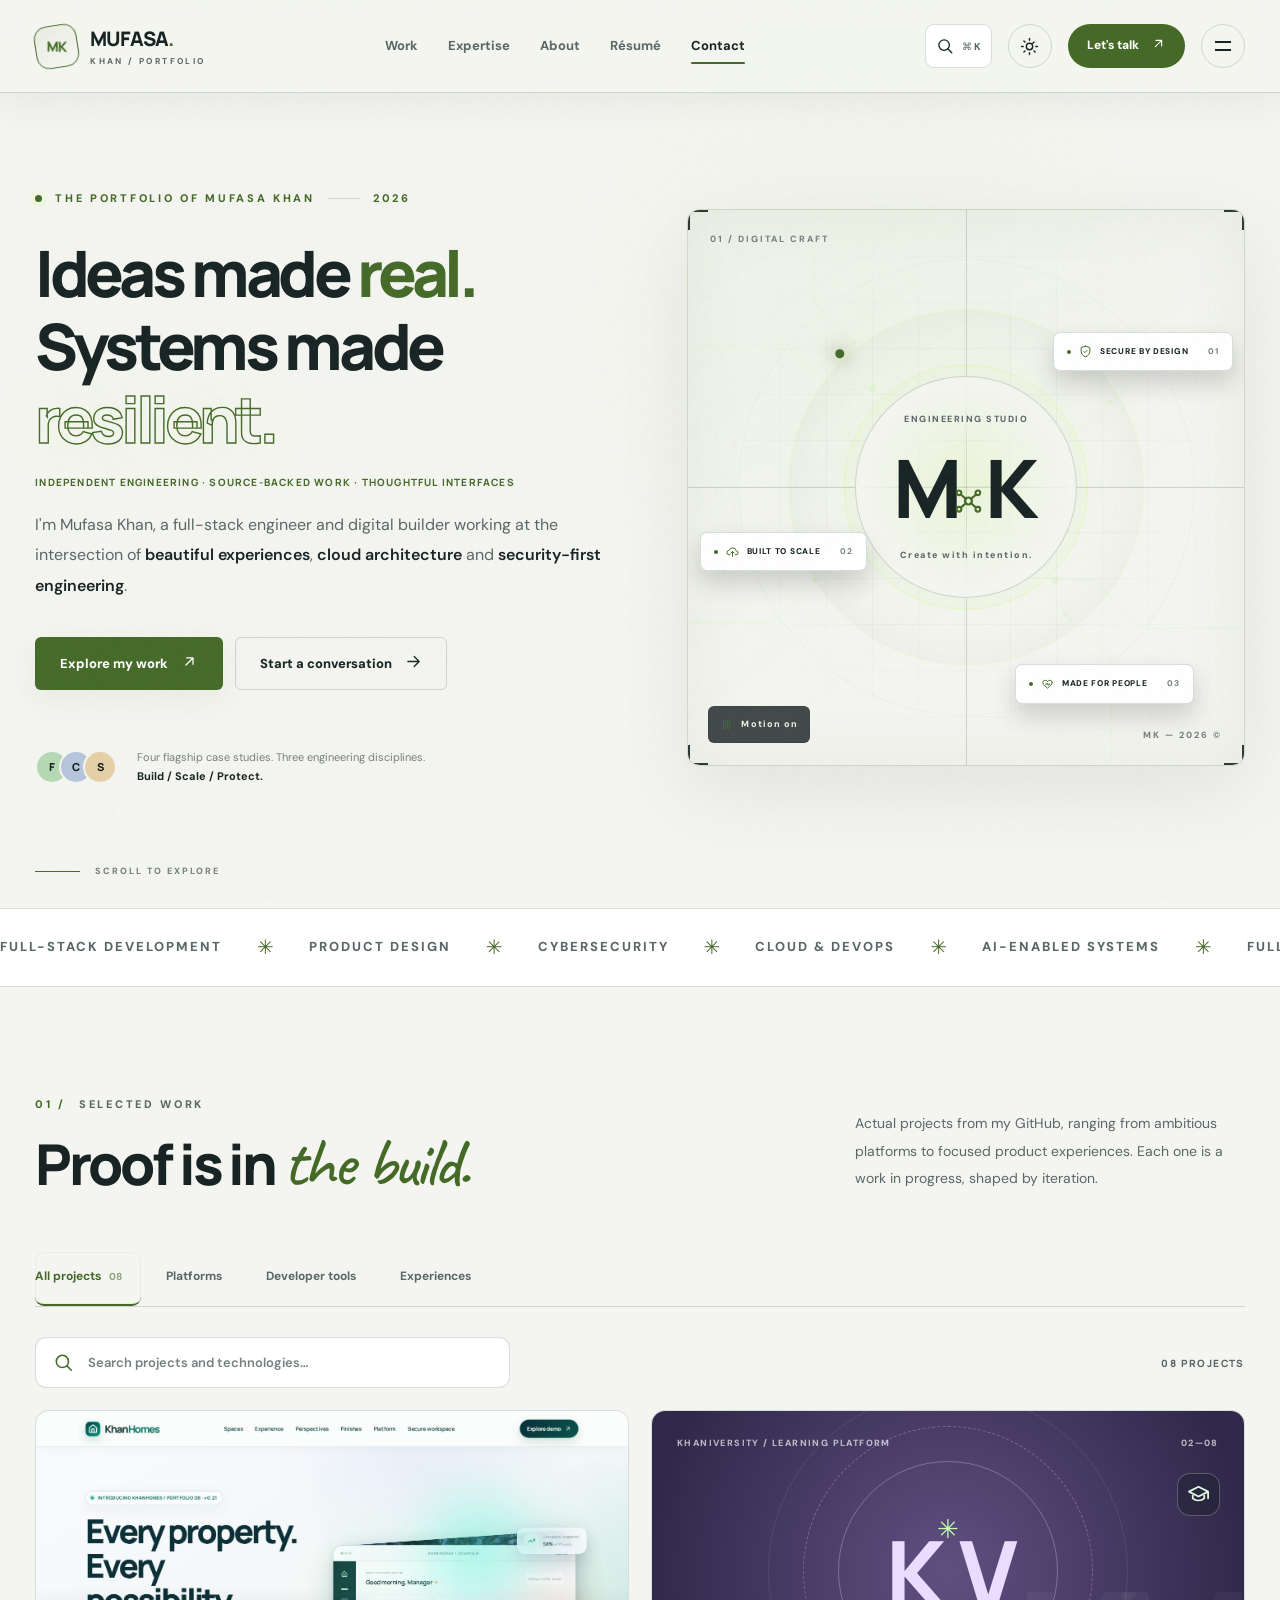
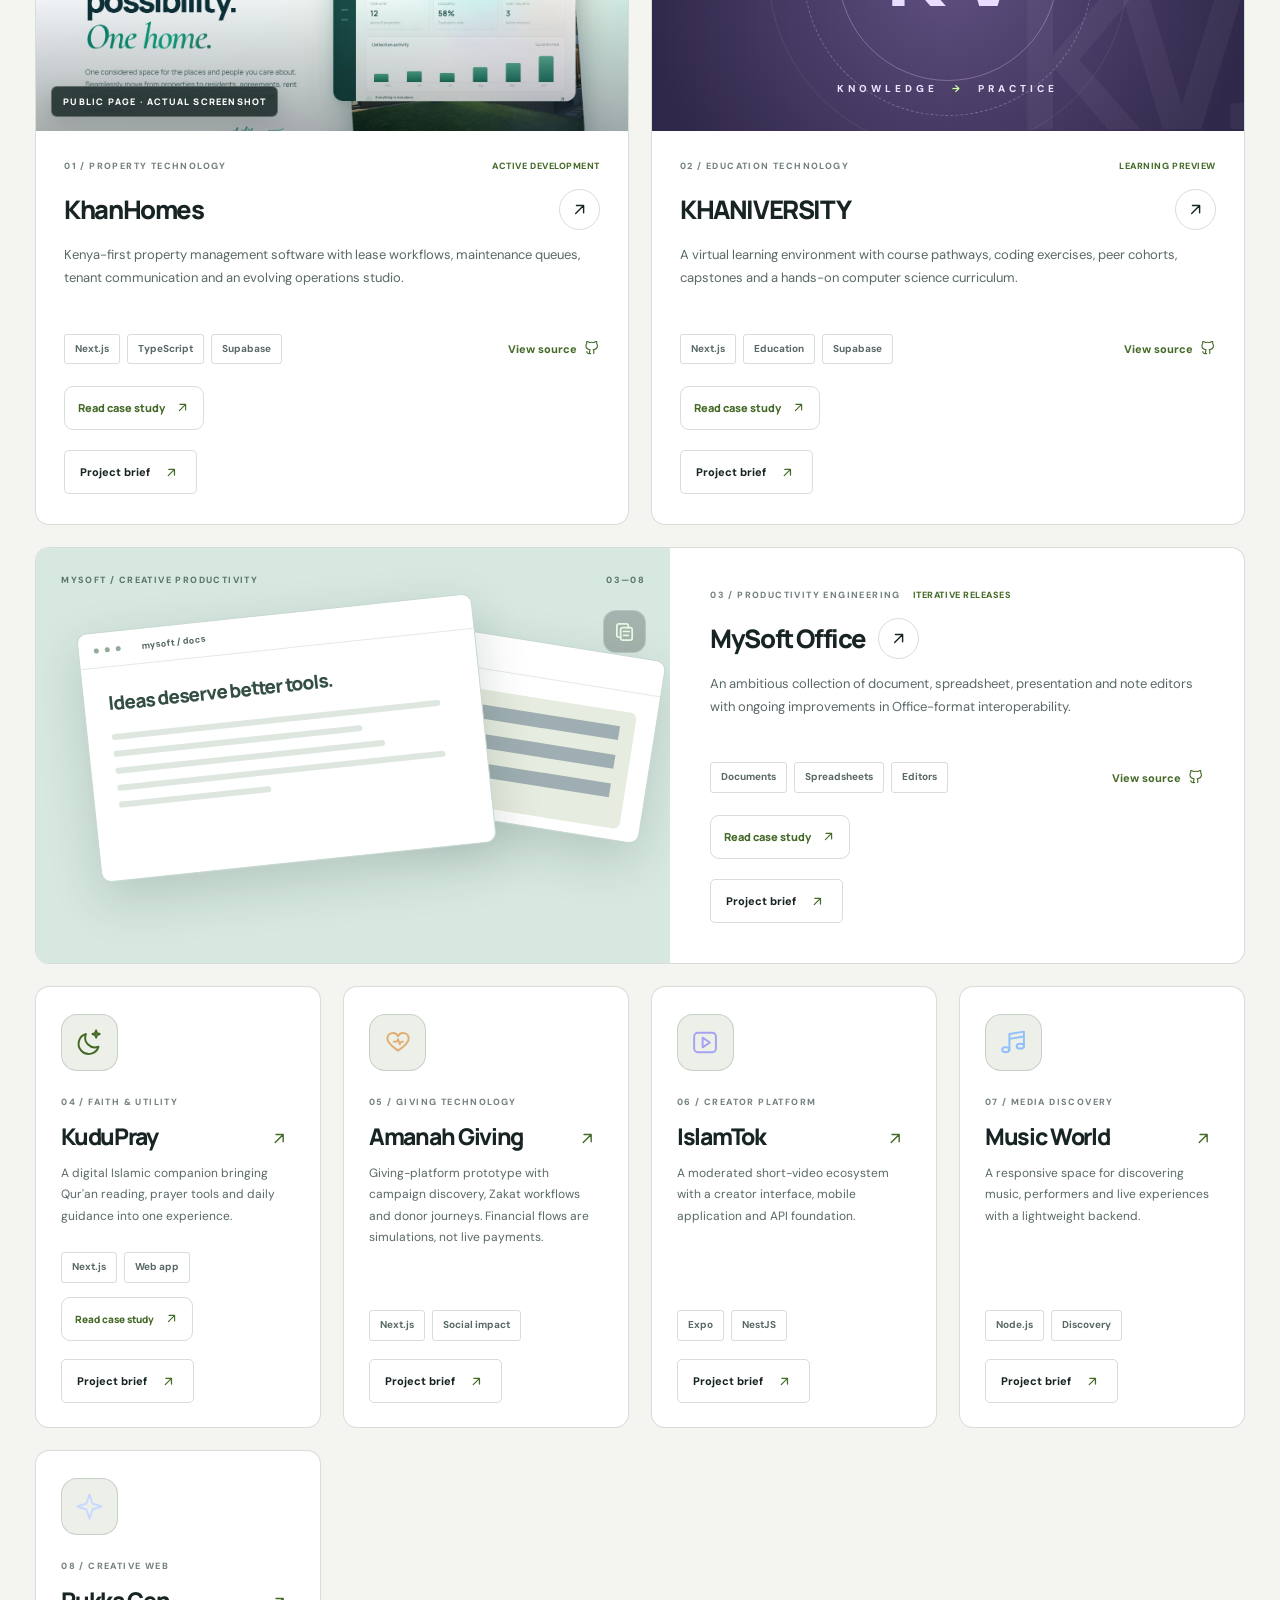
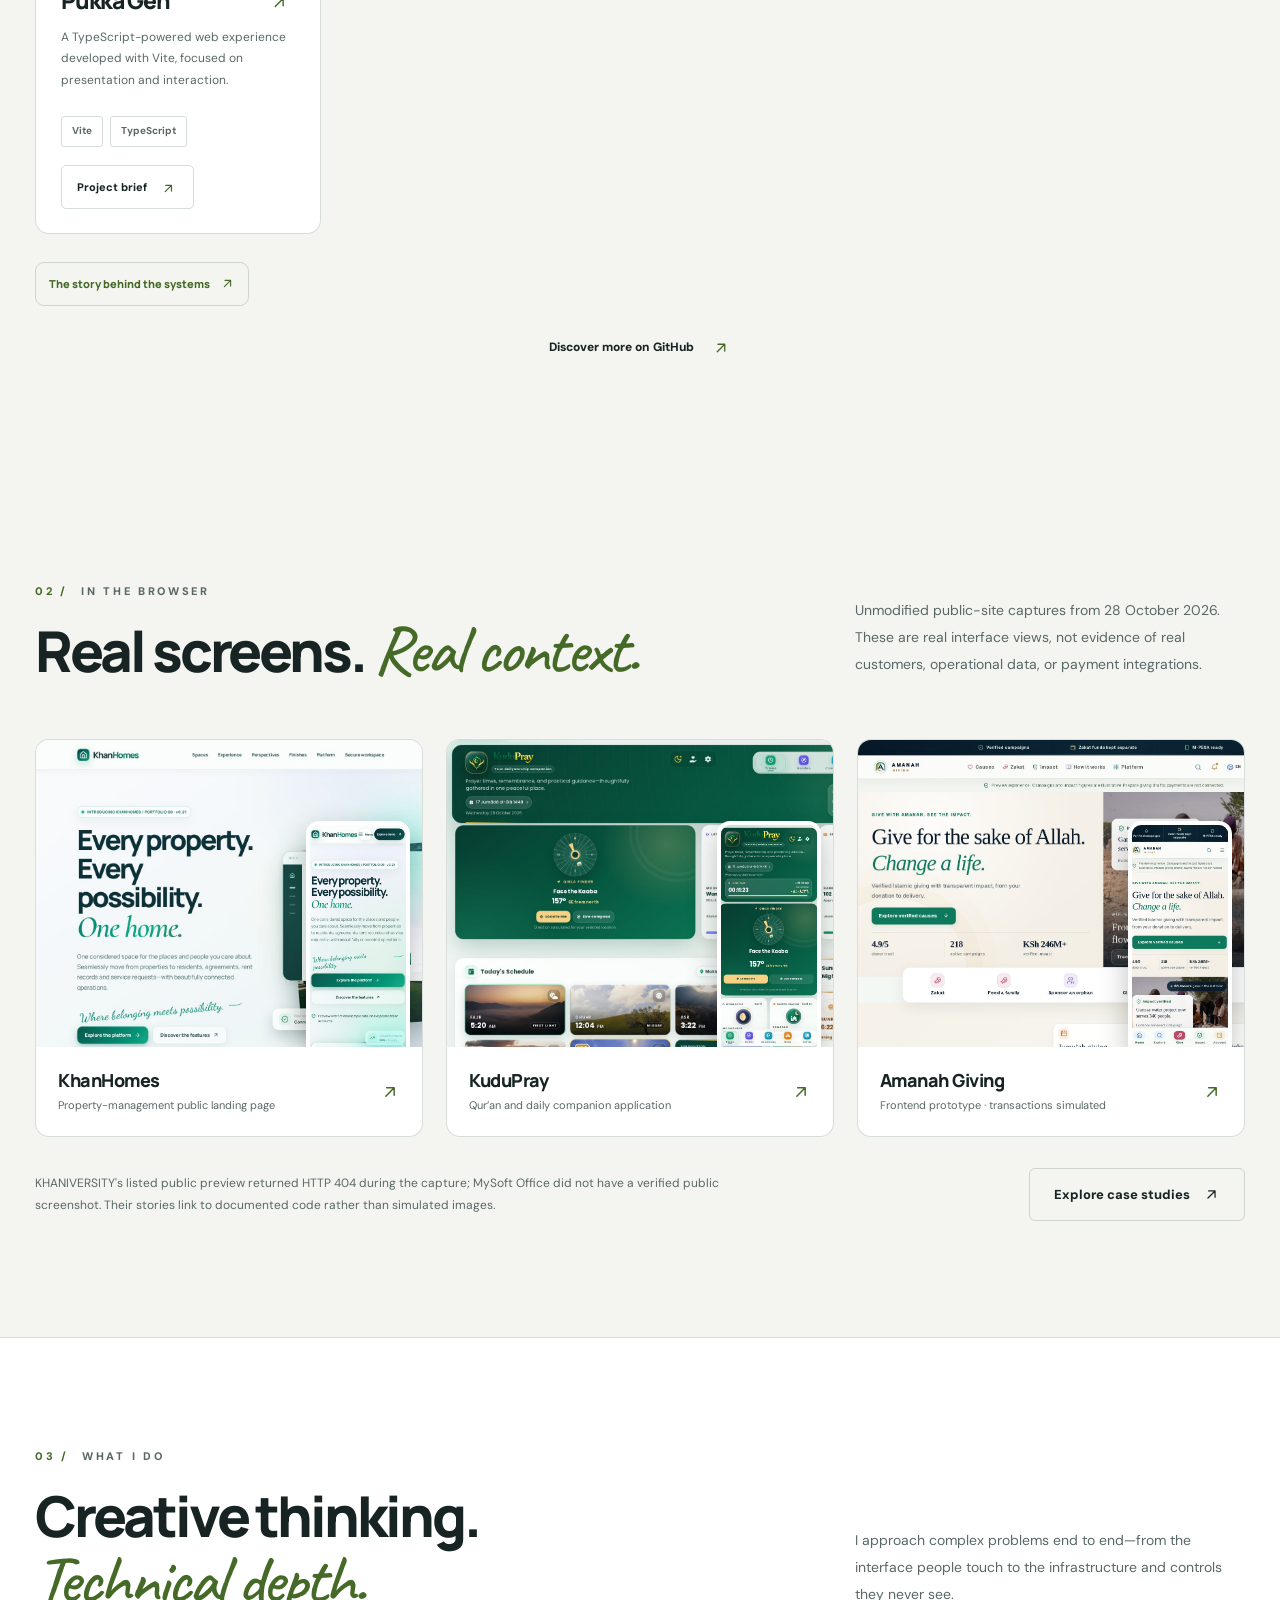
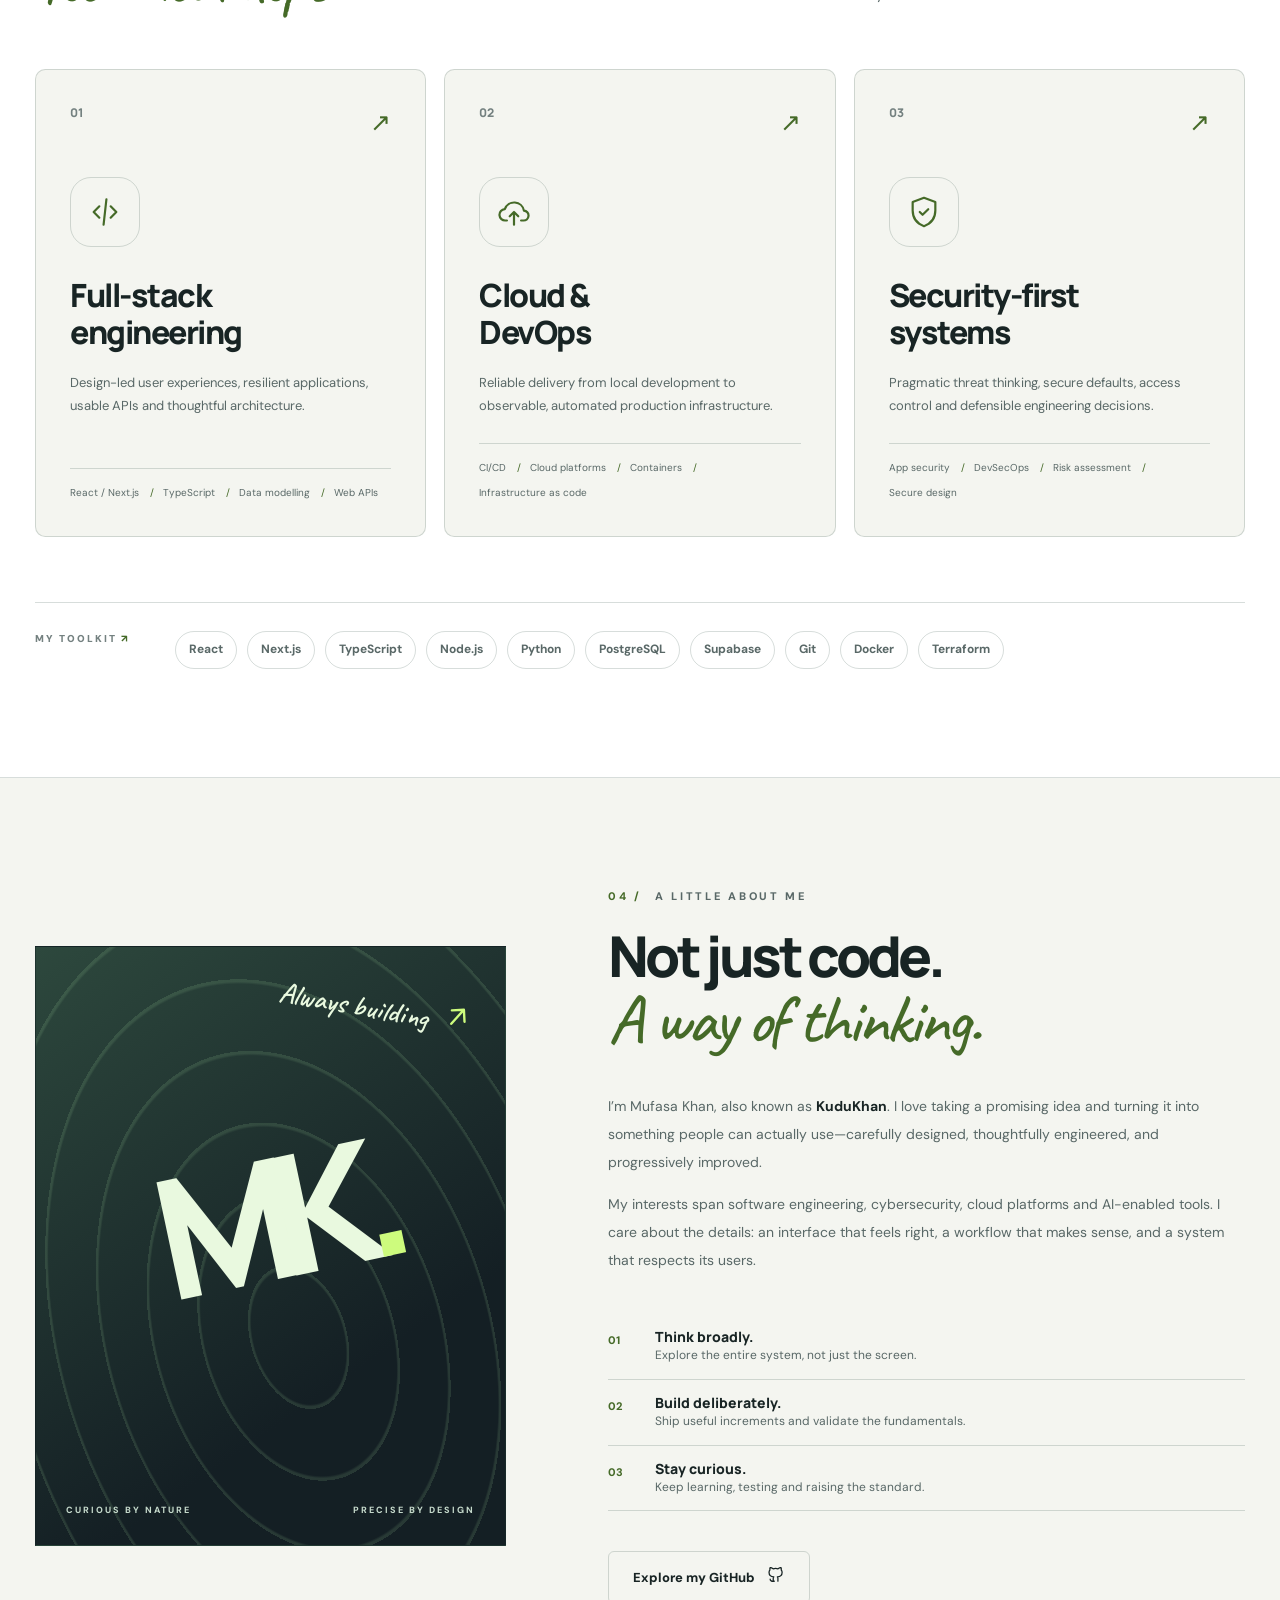
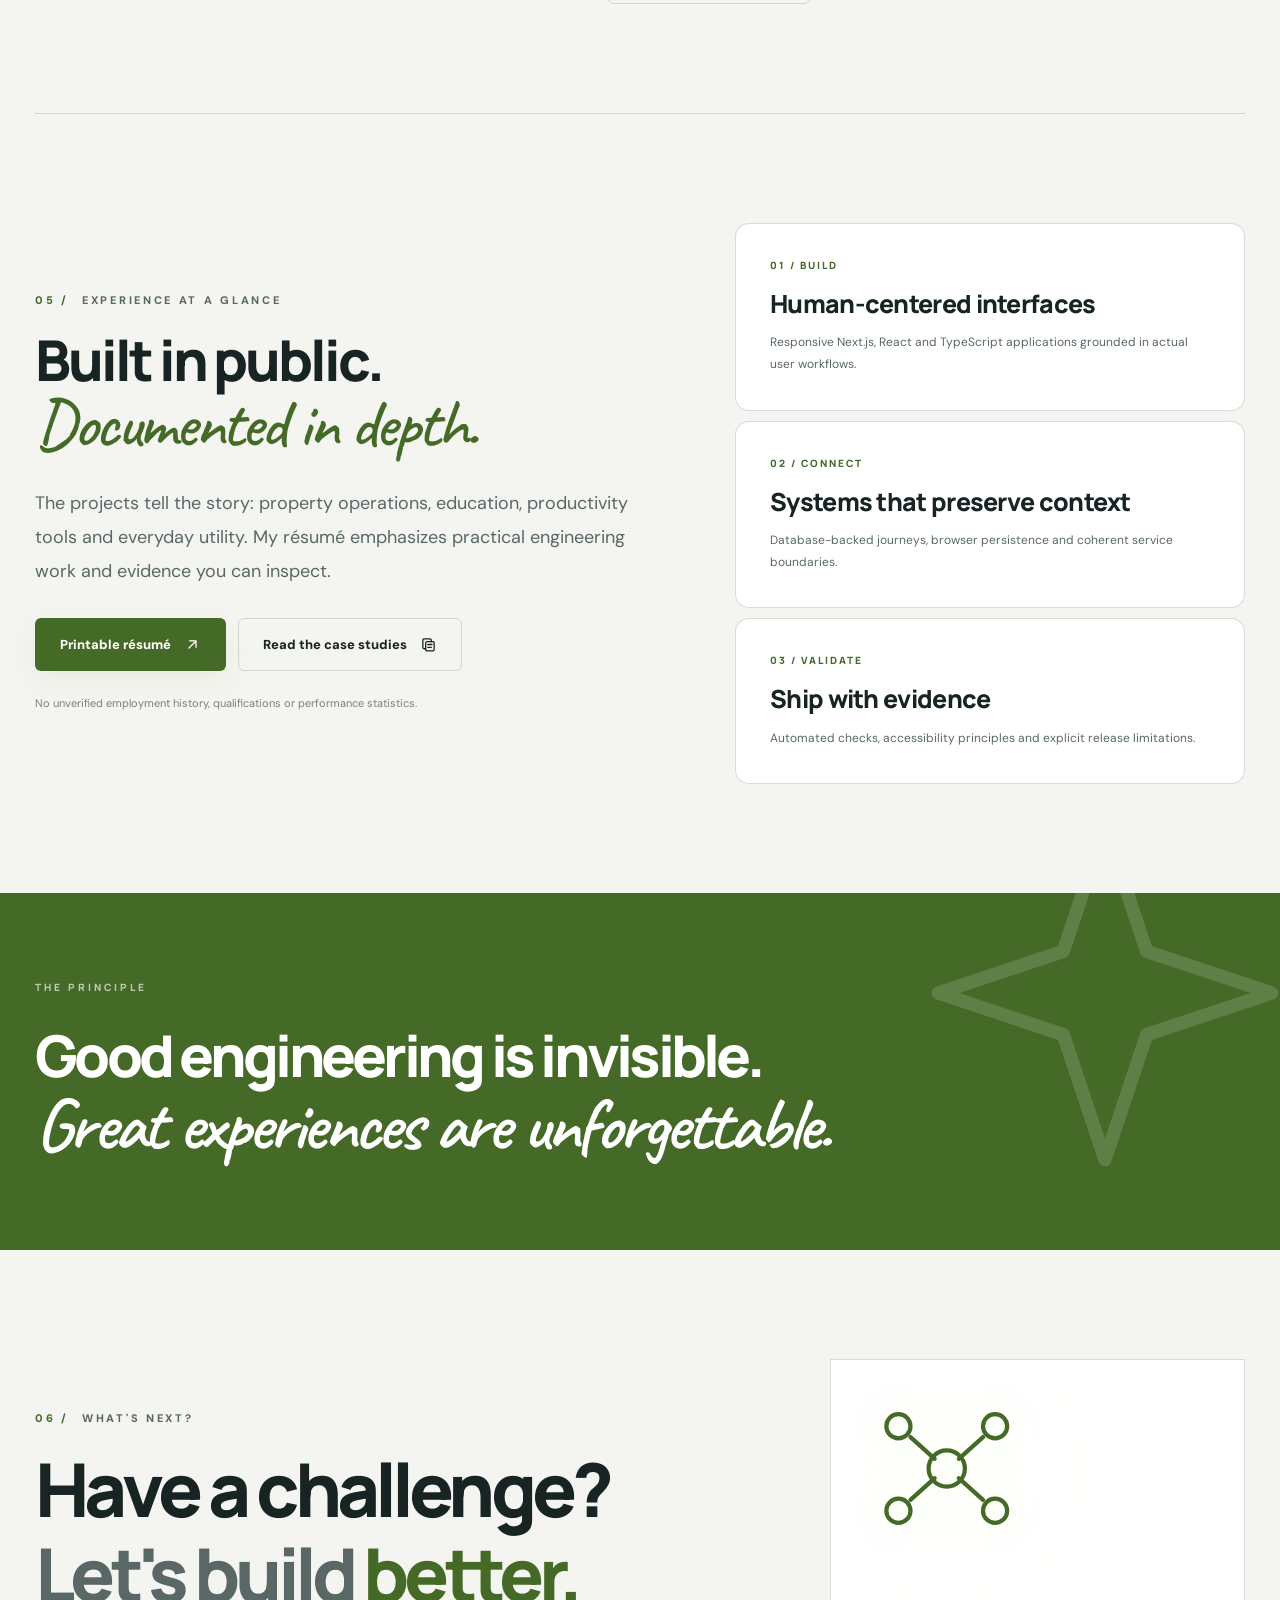
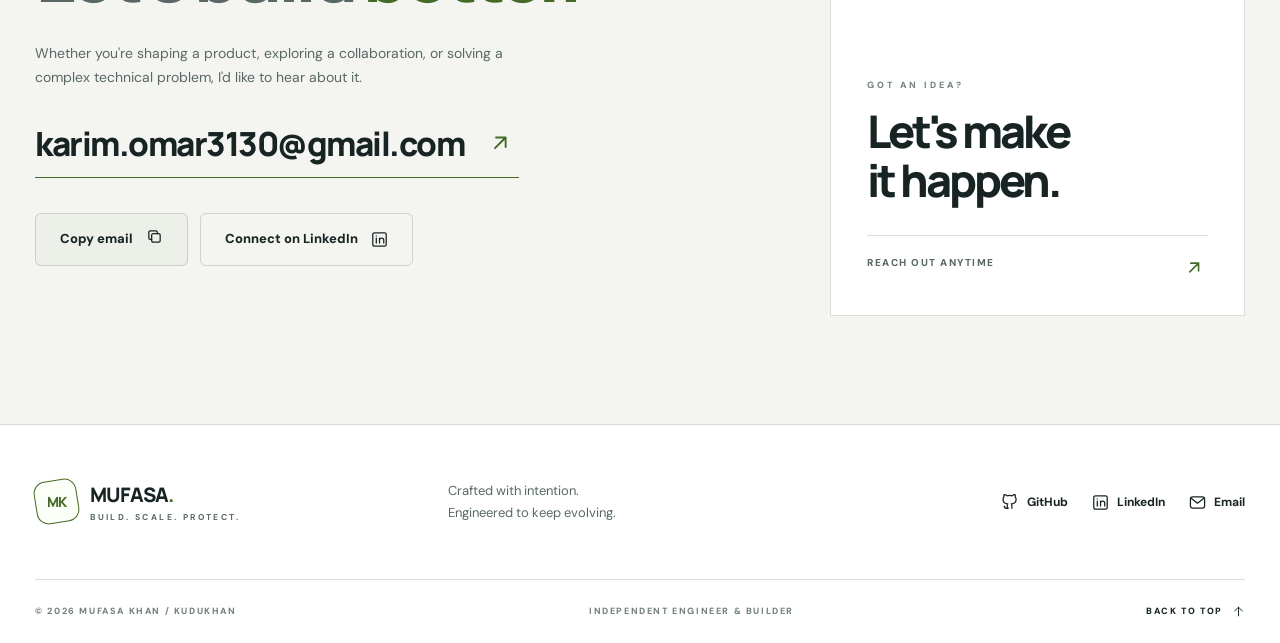
<file: index.html>
<!doctype html>
<html lang="en" data-theme="dark">
<head>
  <meta charset="utf-8">
  <meta name="viewport" content="width=device-width, initial-scale=1">
  <meta name="color-scheme" content="dark light">
  <meta name="theme-color" content="#080c12">
  <meta name="description" content="Mufasa Khan (KuduKhan) designs and builds thoughtful digital products across full-stack engineering, cloud systems and cybersecurity. Explore selected real-world projects.">
  <meta name="author" content="Mufasa Khan">
  <meta name="robots" content="index,follow">
  <link rel="canonical" href="https://mufasakhan.vercel.app/">
  <meta property="og:type" content="website">
  <meta property="og:title" content="Mufasa Khan — Engineer. Builder. Security-minded.">
  <meta property="og:description" content="Independent projects, secure engineering and design-led digital experiences by Mufasa Khan.">
  <meta property="og:url" content="https://mufasakhan.vercel.app/">
  <meta property="og:site_name" content="Mufasa Khan Portfolio">
  <meta name="twitter:card" content="summary">
  <title>Mufasa Khan · Full-Stack Engineer &amp; Digital Builder</title>
  <link rel="icon" type="image/svg+xml" href="/assets/favicon.svg">
  <link rel="preconnect" href="https://fonts.googleapis.com">
  <link rel="preconnect" href="https://fonts.gstatic.com" crossorigin>
  <link href="https://fonts.googleapis.com/css2?family=DM+Sans:wght@400;500;600;700&family=Manrope:wght@400;500;600;700;800&family=Caveat:wght@500;600&display=swap" rel="stylesheet">
  <link rel="stylesheet" href="/assets/portfolio.css">
  <script src="/assets/app.js" defer></script>
  <script src="/assets/experience.js" defer></script>
  <script src="/assets/atelier.js" defer></script>
  <script type="application/ld+json">
  {"@context":"https://schema.org","@type":"Person","name":"Mufasa Khan","alternateName":"KuduKhan","url":"https://mufasakhan.vercel.app/","sameAs":["https://github.com/KuduKhan","https://www.linkedin.com/in/ommy-theboss-78a7613a4"],"jobTitle":"Full-Stack, Cloud & Cybersecurity Engineer"}
  </script>
</head>
<body>
  <a class="skip-link" href="#main">Skip to content</a>
  <div class="noise" aria-hidden="true"></div>
  <div class="reading-progress" id="reading-progress" aria-hidden="true"></div>
  <header class="site-header" id="top">
    <div class="header-inner shell">
      <a class="brand" href="#home" aria-label="Mufasa Khan home">
        <span class="brand-mark" aria-hidden="true"><span>MK</span></span>
        <span class="brand-copy"><strong>MUFASA<span class="brand-dot">.</span></strong><small>KHAN / PORTFOLIO</small></span>
      </a>
      <nav class="desktop-nav" aria-label="Main navigation">
        <a href="#work">Work</a><a href="#expertise">Expertise</a><a href="#about">About</a><a href="#resume">Résumé</a><a href="#contact">Contact</a>
      </nav>
      <div class="header-actions">
        <button class="icon-button quick-nav-trigger" id="quick-nav-trigger" type="button" aria-label="Open navigation and project search" aria-haspopup="dialog" aria-controls="command-dialog" title="Quick navigation Ctrl or Command K">
          <svg class="ui-icon" viewBox="0 0 24 24" aria-hidden="true" focusable="false"><use href="/assets/icons.svg#icon-search"></use></svg><span class="quick-nav-hint">⌘ K</span>
        </button>
        <button class="icon-button theme-toggle" type="button" id="theme-toggle" aria-label="Switch to light theme" title="Toggle appearance">
          <svg class="theme-sun ui-icon" viewBox="0 0 24 24" aria-hidden="true" focusable="false"><use href="/assets/icons.svg#icon-sun"></use></svg>
          <svg class="theme-moon ui-icon" viewBox="0 0 24 24" aria-hidden="true" focusable="false"><use href="/assets/icons.svg#icon-moon-star"></use></svg>
        </button>
        <a class="header-cta" href="mailto:karim.omar3130@gmail.com?subject=Portfolio%20collaboration">Let's talk <span aria-hidden="true"><svg class="ui-icon" viewBox="0 0 24 24" fill="none" stroke="currentColor" stroke-width="1.8" stroke-linecap="round" stroke-linejoin="round" aria-hidden="true"><use href="/assets/icons.svg#icon-arrow-up-right"></use></svg></span></a>
        <button class="icon-button menu-toggle" type="button" id="menu-toggle" aria-expanded="false" aria-controls="mobile-nav" aria-label="Open navigation"><span></span><span></span></button>
      </div>
    </div>
    <nav class="mobile-nav" id="mobile-nav" aria-label="Mobile navigation" inert>
      <a href="#work"><span class="mobile-link-label"><svg class="ui-icon" viewBox="0 0 24 24" fill="none" stroke="currentColor" stroke-width="1.8" stroke-linecap="round" stroke-linejoin="round" aria-hidden="true"><use href="/assets/icons.svg#icon-files"></use></svg> Selected work</span><span class="mobile-link-tail">01 <svg class="ui-icon" viewBox="0 0 24 24" fill="none" stroke="currentColor" stroke-width="1.8" stroke-linecap="round" stroke-linejoin="round" aria-hidden="true"><use href="/assets/icons.svg#icon-arrow-up-right"></use></svg></span></a>
      <a href="#expertise"><span class="mobile-link-label"><svg class="ui-icon" viewBox="0 0 24 24" fill="none" stroke="currentColor" stroke-width="1.8" stroke-linecap="round" stroke-linejoin="round" aria-hidden="true"><use href="/assets/icons.svg#icon-code"></use></svg> Expertise</span><span class="mobile-link-tail">02 <svg class="ui-icon" viewBox="0 0 24 24" fill="none" stroke="currentColor" stroke-width="1.8" stroke-linecap="round" stroke-linejoin="round" aria-hidden="true"><use href="/assets/icons.svg#icon-arrow-up-right"></use></svg></span></a>
      <a href="#about"><span class="mobile-link-label"><svg class="ui-icon" viewBox="0 0 24 24" fill="none" stroke="currentColor" stroke-width="1.8" stroke-linecap="round" stroke-linejoin="round" aria-hidden="true"><use href="/assets/icons.svg#icon-compass"></use></svg> About</span><span class="mobile-link-tail">03 <svg class="ui-icon" viewBox="0 0 24 24" fill="none" stroke="currentColor" stroke-width="1.8" stroke-linecap="round" stroke-linejoin="round" aria-hidden="true"><use href="/assets/icons.svg#icon-arrow-up-right"></use></svg></span></a>
      <a href="#resume"><span class="mobile-link-label"><svg class="ui-icon" viewBox="0 0 24 24" fill="none" stroke="currentColor" stroke-width="1.8" stroke-linecap="round" stroke-linejoin="round" aria-hidden="true"><use href="/assets/icons.svg#icon-files"></use></svg> Résumé</span><span class="mobile-link-tail">05 <svg class="ui-icon" viewBox="0 0 24 24" fill="none" stroke="currentColor" stroke-width="1.8" stroke-linecap="round" stroke-linejoin="round" aria-hidden="true"><use href="/assets/icons.svg#icon-arrow-up-right"></use></svg></span></a>
      <a href="#contact"><span class="mobile-link-label"><svg class="ui-icon" viewBox="0 0 24 24" fill="none" stroke="currentColor" stroke-width="1.8" stroke-linecap="round" stroke-linejoin="round" aria-hidden="true"><use href="/assets/icons.svg#icon-mail"></use></svg> Get in touch</span><span class="mobile-link-tail">06 <svg class="ui-icon" viewBox="0 0 24 24" fill="none" stroke="currentColor" stroke-width="1.8" stroke-linecap="round" stroke-linejoin="round" aria-hidden="true"><use href="/assets/icons.svg#icon-arrow-up-right"></use></svg></span></a>
    </nav>
  </header>
  <main id="main">
    <section id="home" class="hero shell" aria-labelledby="hero-heading">
      <div class="hero-glow" aria-hidden="true"></div>
      <div class="hero-copy">
        <p class="eyebrow"><span class="pulse-dot"></span> THE PORTFOLIO OF MUFASA KHAN <span class="eyebrow-line"></span> 2026</p>
        <h1 id="hero-heading">Ideas made <em>real.</em><br><span>Systems made</span><br><span class="outlined-word">resilient.</span></h1>
        <p class="hero-strap">Independent engineering · source-backed work · thoughtful interfaces</p><p class="hero-description">I'm Mufasa Khan, a full-stack engineer and digital builder working at the intersection of <strong>beautiful experiences</strong>, <strong>cloud architecture</strong> and <strong>security-first engineering</strong>.</p>
        <div class="hero-buttons">
          <a href="#work" class="button primary">Explore my work <span class="arrow-up" aria-hidden="true"><svg class="ui-icon" viewBox="0 0 24 24" fill="none" stroke="currentColor" stroke-width="1.8" stroke-linecap="round" stroke-linejoin="round" aria-hidden="true"><use href="/assets/icons.svg#icon-arrow-up-right"></use></svg></span></a>
          <a href="#contact" class="button ghost">Start a conversation <span aria-hidden="true"><svg class="ui-icon" viewBox="0 0 24 24" fill="none" stroke="currentColor" stroke-width="1.8" stroke-linecap="round" stroke-linejoin="round" aria-hidden="true"><use href="/assets/icons.svg#icon-arrow-right"></use></svg></span></a>
        </div>
        <div class="hero-foot">
          <div class="avatars" aria-hidden="true"><span>F</span><span>C</span><span>S</span></div>
          <p>Four flagship case studies. Three engineering disciplines.<br><strong>Build / Scale / Protect.</strong></p>
        </div>
      </div>
      <div class="hero-art" aria-label="Abstract illustration of interconnected engineering systems">
        <svg class="hero-circuit" viewBox="0 0 600 600" preserveAspectRatio="xMidYMid meet" fill="none" aria-hidden="true"><g stroke="currentColor" stroke-width="1"><path d="M0 145h108l48 48h44M600 452H490l-52-52h-42M136 0v100l43 43M457 600V486l-49-49M0 446h91l46-46M600 156h-92l-52 52"/></g><g fill="currentColor"><circle cx="200" cy="193" r="4"/><circle cx="396" cy="400" r="4"/><circle cx="179" cy="143" r="3"/><circle cx="408" cy="437" r="3"/><circle cx="137" cy="400" r="3"/><circle cx="456" cy="208" r="3"/></g></svg>
        <div class="orbit orbit-outer"></div><div class="orbit orbit-middle"></div><div class="orbit orbit-inner"></div>
        <div class="orbit-cross orbit-h"></div><div class="orbit-cross orbit-v"></div>
        <div class="orbit-center"><span class="orbit-kicker">ENGINEERING STUDIO</span><span class="orbit-logo">M<span class="orbit-brand-icon"><svg class="ui-icon" viewBox="0 0 24 24" fill="none" stroke="currentColor" stroke-width="1.8" stroke-linecap="round" stroke-linejoin="round" aria-hidden="true"><use href="/assets/icons.svg#icon-network"></use></svg></span>K</span><span class="orbit-sub">Create with intention.</span></div>
        <div class="satellite sat-one"><span class="sat-dot"></span> <svg class="ui-icon" viewBox="0 0 24 24" fill="none" stroke="currentColor" stroke-width="1.8" stroke-linecap="round" stroke-linejoin="round" aria-hidden="true"><use href="/assets/icons.svg#icon-shield"></use></svg> SECURE BY DESIGN <b>01</b></div>
        <div class="satellite sat-two"><span class="sat-dot"></span> <svg class="ui-icon" viewBox="0 0 24 24" fill="none" stroke="currentColor" stroke-width="1.8" stroke-linecap="round" stroke-linejoin="round" aria-hidden="true"><use href="/assets/icons.svg#icon-cloud"></use></svg> BUILT TO SCALE <b>02</b></div>
        <div class="satellite sat-three"><span class="sat-dot"></span> <svg class="ui-icon" viewBox="0 0 24 24" fill="none" stroke="currentColor" stroke-width="1.8" stroke-linecap="round" stroke-linejoin="round" aria-hidden="true"><use href="/assets/icons.svg#icon-heart"></use></svg> MADE FOR PEOPLE <b>03</b></div>
        <div class="art-coordinate top-left">01 / DIGITAL CRAFT</div><div class="art-coordinate bottom-right">MK — 2026 ©</div>
        <button class="motion-control" id="motion-control" type="button" aria-pressed="false" aria-label="Pause decorative animations" title="Pause decorative animations"><svg class="ui-icon" viewBox="0 0 24 24" fill="none" stroke="currentColor" stroke-width="1.8" stroke-linecap="round" stroke-linejoin="round" aria-hidden="true"><use href="/assets/icons.svg#icon-pause"></use></svg> <span id="motion-state">Motion on</span></button>
        <div class="art-corner corner-tl"></div><div class="art-corner corner-tr"></div><div class="art-corner corner-bl"></div><div class="art-corner corner-br"></div>
      </div>
      <a class="scroll-cue" href="#work"><span class="scroll-line"></span> SCROLL TO EXPLORE</a>
    </section>
    <div class="marquee" aria-label="Core disciplines"><div class="marquee-track" aria-hidden="true">
      <span>FULL-STACK DEVELOPMENT</span><i>✳</i><span>PRODUCT DESIGN</span><i>✳</i><span>CYBERSECURITY</span><i>✳</i><span>CLOUD &amp; DEVOPS</span><i>✳</i><span>AI-ENABLED SYSTEMS</span><i>✳</i>
      <span>FULL-STACK DEVELOPMENT</span><i>✳</i><span>PRODUCT DESIGN</span><i>✳</i><span>CYBERSECURITY</span><i>✳</i><span>CLOUD &amp; DEVOPS</span><i>✳</i><span>AI-ENABLED SYSTEMS</span><i>✳</i>
    </div></div>
    <section id="work" class="section shell work-section" aria-labelledby="work-title">
      <div class="section-top">
        <div><p class="kicker"><span>01 / </span> SELECTED WORK</p><h2 id="work-title">Proof is in <span class="serif-accent">the build.</span></h2></div>
        <p class="section-intro">Actual projects from my GitHub, ranging from ambitious platforms to focused product experiences. Each one is a work in progress, shaped by iteration.</p>
      </div>
      <div class="filter-bar" role="group" aria-label="Filter projects">
        <button class="filter active" type="button" data-filter="all" aria-pressed="true">All projects <span>08</span></button>
        <button class="filter" type="button" data-filter="platform" aria-pressed="false">Platforms</button>
        <button class="filter" type="button" data-filter="tools" aria-pressed="false">Developer tools</button>
        <button class="filter" type="button" data-filter="experience" aria-pressed="false">Experiences</button>
      </div>
      <div class="project-toolbar">
        <label class="project-search" for="project-search"><svg class="ui-icon" viewBox="0 0 24 24" fill="none" stroke="currentColor" stroke-width="1.8" stroke-linecap="round" stroke-linejoin="round" aria-hidden="true"><use href="/assets/icons.svg#icon-search"></use></svg><span class="sr-only">Search projects by name, category or technology</span><input id="project-search" type="search" autocomplete="off" placeholder="Search projects and technologies…" aria-controls="projects-grid"></label>
        <p class="project-count" id="project-count" aria-hidden="true">08 PROJECTS</p>
      </div>
      <div class="project-empty" id="project-empty" hidden><span class="empty-icon"><svg class="ui-icon" viewBox="0 0 24 24" fill="none" stroke="currentColor" stroke-width="1.8" stroke-linecap="round" stroke-linejoin="round" aria-hidden="true"><use href="/assets/icons.svg#icon-search"></use></svg></span><strong>No projects match.</strong><p>Try a different search or return to all projects.</p><button id="project-reset" type="button">Clear filters <svg class="ui-icon" viewBox="0 0 24 24" fill="none" stroke="currentColor" stroke-width="1.8" stroke-linecap="round" stroke-linejoin="round" aria-hidden="true"><use href="/assets/icons.svg#icon-arrow-up-right"></use></svg></button></div>
      <p class="sr-only" id="project-filter-status" role="status" aria-live="polite" aria-atomic="true">Showing all 8 projects</p>
      <div class="projects-grid" id="projects-grid">
        <article class="project-card featured project-homes" data-category="platform" data-project="khanhomes" id="project-khanhomes">
          <div class="project-visual visual-homes actual-visual"><img class="actual-preview" width="1440" height="900" loading="lazy" decoding="async" src="/assets/showcase/khanhomes-desktop.jpg" alt="Actual screenshot of the public KhanHomes homepage, October 2026"><span class="actual-caption">PUBLIC PAGE · ACTUAL SCREENSHOT</span></div>
  <div class="project-content"><div class="project-meta"><span>01 / PROPERTY TECHNOLOGY</span><span class="status">ACTIVE DEVELOPMENT</span></div><div class="project-heading"><h3>KhanHomes</h3><a class="round-link" href="https://khanhomes.vercel.app/" target="_blank" rel="noopener noreferrer" aria-label="Visit KhanHomes website"><svg class="ui-icon" viewBox="0 0 24 24" fill="none" stroke="currentColor" stroke-width="1.8" stroke-linecap="round" stroke-linejoin="round" aria-hidden="true"><use href="/assets/icons.svg#icon-arrow-up-right"></use></svg></a></div><p>Kenya-first property management software with lease workflows, maintenance queues, tenant communication and an evolving operations studio.</p><div class="project-foot"><div class="tags"><span>Next.js</span><span>TypeScript</span><span>Supabase</span></div><a href="https://github.com/KuduKhan/khanhomes" target="_blank" rel="noopener noreferrer" class="text-link">View source <svg class="ui-icon" viewBox="0 0 24 24" fill="none" stroke="currentColor" stroke-width="1.8" stroke-linecap="round" stroke-linejoin="round" aria-hidden="true"><use href="/assets/icons.svg#icon-github"></use></svg></a></div><a class="case-detail-link" href="/case-studies/khanhomes.html">Read case study <svg class="ui-icon" viewBox="0 0 24 24" fill="none" stroke="currentColor" stroke-width="1.8" stroke-linecap="round" stroke-linejoin="round" aria-hidden="true"><use href="/assets/icons.svg#icon-arrow-up-right"></use></svg></a></div>
        </article>
        <article class="project-card featured project-uni" data-category="platform" data-project="khaniversity-platform" id="project-khaniversity-platform">
          <div class="project-visual visual-uni"><div class="visual-project-icon" aria-hidden="true"><svg class="ui-icon" viewBox="0 0 24 24" fill="none" stroke="currentColor" stroke-width="1.8" stroke-linecap="round" stroke-linejoin="round" aria-hidden="true"><use href="/assets/icons.svg#icon-graduate"></use></svg></div><div class="visual-grain"></div><div class="visual-topline"><span>KHANIVERSITY / LEARNING PLATFORM</span><span>02—08</span></div>
            <div class="uni-art"><div class="uni-ring ring-a"></div><div class="uni-ring ring-b"></div><div class="uni-ring ring-c"></div><div class="uni-seal">K<span>✳</span>V</div><div class="uni-caption">KNOWLEDGE <span>→</span> PRACTICE</div></div>
            <div class="visual-watermark">KV.</div>
          </div>
          <div class="project-content"><div class="project-meta"><span>02 / EDUCATION TECHNOLOGY</span><span class="status">LEARNING PREVIEW</span></div><div class="project-heading"><h3>KHANIVERSITY</h3><a class="round-link" href="https://github.com/KuduKhan/khaniversity-platform" target="_blank" rel="noopener noreferrer" aria-label="Explore KHANIVERSITY on GitHub"><svg class="ui-icon" viewBox="0 0 24 24" fill="none" stroke="currentColor" stroke-width="1.8" stroke-linecap="round" stroke-linejoin="round" aria-hidden="true"><use href="/assets/icons.svg#icon-arrow-up-right"></use></svg></a></div><p>A virtual learning environment with course pathways, coding exercises, peer cohorts, capstones and a hands-on computer science curriculum.</p><div class="project-foot"><div class="tags"><span>Next.js</span><span>Education</span><span>Supabase</span></div><a href="https://github.com/KuduKhan/khaniversity-platform" target="_blank" rel="noopener noreferrer" class="text-link">View source <svg class="ui-icon" viewBox="0 0 24 24" fill="none" stroke="currentColor" stroke-width="1.8" stroke-linecap="round" stroke-linejoin="round" aria-hidden="true"><use href="/assets/icons.svg#icon-github"></use></svg></a></div><a class="case-detail-link" href="/case-studies/khaniversity.html">Read case study <svg class="ui-icon" viewBox="0 0 24 24" fill="none" stroke="currentColor" stroke-width="1.8" stroke-linecap="round" stroke-linejoin="round" aria-hidden="true"><use href="/assets/icons.svg#icon-arrow-up-right"></use></svg></a></div>
        </article>
        <article class="project-card wide project-office" data-category="tools" data-project="mysoft-office" id="project-mysoft-office">
          <div class="project-visual visual-office"><div class="visual-project-icon" aria-hidden="true"><svg class="ui-icon" viewBox="0 0 24 24" fill="none" stroke="currentColor" stroke-width="1.8" stroke-linecap="round" stroke-linejoin="round" aria-hidden="true"><use href="/assets/icons.svg#icon-files"></use></svg></div><div class="visual-topline"><span>MYSOFT / CREATIVE PRODUCTIVITY</span><span>03—08</span></div><div class="office-art"><div class="office-window office-back"><div class="fake-top"></div><div class="fake-slide"><span></span><span></span><span></span></div></div><div class="office-window office-front"><div class="fake-top"><i></i><i></i><i></i><span>mysoft / docs</span></div><div class="doc-article"><b>Ideas deserve better tools.</b><span class="doc-line long"></span><span class="doc-line"></span><span class="doc-line medium"></span><span class="doc-line long"></span><span class="doc-line short"></span></div></div></div></div>
          <div class="project-content"><div class="project-meta"><span>03 / PRODUCTIVITY ENGINEERING</span><span class="status">ITERATIVE RELEASES</span></div><div class="project-heading"><h3>MySoft Office</h3><a class="round-link" href="https://github.com/KuduKhan/mysoft-office" target="_blank" rel="noopener noreferrer" aria-label="Explore MySoft Office on GitHub"><svg class="ui-icon" viewBox="0 0 24 24" fill="none" stroke="currentColor" stroke-width="1.8" stroke-linecap="round" stroke-linejoin="round" aria-hidden="true"><use href="/assets/icons.svg#icon-arrow-up-right"></use></svg></a></div><p>An ambitious collection of document, spreadsheet, presentation and note editors with ongoing improvements in Office-format interoperability.</p><div class="project-foot"><div class="tags"><span>Documents</span><span>Spreadsheets</span><span>Editors</span></div><a href="https://github.com/KuduKhan/mysoft-office" target="_blank" rel="noopener noreferrer" class="text-link">View source <svg class="ui-icon" viewBox="0 0 24 24" fill="none" stroke="currentColor" stroke-width="1.8" stroke-linecap="round" stroke-linejoin="round" aria-hidden="true"><use href="/assets/icons.svg#icon-github"></use></svg></a></div><a class="case-detail-link" href="/case-studies/mysoft-office.html">Read case study <svg class="ui-icon" viewBox="0 0 24 24" fill="none" stroke="currentColor" stroke-width="1.8" stroke-linecap="round" stroke-linejoin="round" aria-hidden="true"><use href="/assets/icons.svg#icon-arrow-up-right"></use></svg></a></div>
        </article>
        <article class="project-card compact" data-category="experience" data-project="kudupray-frontend" id="project-kudupray-frontend">
          <div class="compact-icon icon-pray" aria-hidden="true"><svg class="ui-icon" viewBox="0 0 24 24" fill="none" stroke="currentColor" stroke-width="1.8" stroke-linecap="round" stroke-linejoin="round" aria-hidden="true"><use href="/assets/icons.svg#icon-moon-star"></use></svg></div><div class="project-meta"><span>04 / FAITH &amp; UTILITY</span></div><h3>KuduPray <a href="https://github.com/KuduKhan/kudupray-frontend" aria-label="KuduPray GitHub repository" target="_blank" rel="noopener noreferrer"><svg class="ui-icon" viewBox="0 0 24 24" fill="none" stroke="currentColor" stroke-width="1.8" stroke-linecap="round" stroke-linejoin="round" aria-hidden="true"><use href="/assets/icons.svg#icon-arrow-up-right"></use></svg></a></h3><p>A digital Islamic companion bringing Qur'an reading, prayer tools and daily guidance into one experience.</p><div class="tags"><span>Next.js</span><span>Web app</span></div>
        <a class="case-detail-link" href="/case-studies/kudupray.html">Read case study <svg class="ui-icon" viewBox="0 0 24 24" fill="none" stroke="currentColor" stroke-width="1.8" stroke-linecap="round" stroke-linejoin="round" aria-hidden="true"><use href="/assets/icons.svg#icon-arrow-up-right"></use></svg></a>
</article>
        <article class="project-card compact" data-category="platform" data-project="amanah-giving-Frontend" id="project-amanah-giving-frontend">
          <div class="compact-icon icon-amanah" aria-hidden="true"><svg class="ui-icon" viewBox="0 0 24 24" fill="none" stroke="currentColor" stroke-width="1.8" stroke-linecap="round" stroke-linejoin="round" aria-hidden="true"><use href="/assets/icons.svg#icon-heart"></use></svg></div><div class="project-meta"><span>05 / GIVING TECHNOLOGY</span></div><h3>Amanah Giving <a href="https://github.com/KuduKhan/amanah-giving-Frontend" aria-label="Amanah Giving GitHub repository" target="_blank" rel="noopener noreferrer"><svg class="ui-icon" viewBox="0 0 24 24" fill="none" stroke="currentColor" stroke-width="1.8" stroke-linecap="round" stroke-linejoin="round" aria-hidden="true"><use href="/assets/icons.svg#icon-arrow-up-right"></use></svg></a></h3><p>Giving-platform prototype with campaign discovery, Zakat workflows and donor journeys. Financial flows are simulations, not live payments.</p><div class="tags"><span>Next.js</span><span>Social impact</span></div>
        </article>
        <article class="project-card compact" data-category="platform" data-project="islamtok" id="project-islamtok">
          <div class="compact-icon icon-tok" aria-hidden="true"><svg class="ui-icon" viewBox="0 0 24 24" fill="none" stroke="currentColor" stroke-width="1.8" stroke-linecap="round" stroke-linejoin="round" aria-hidden="true"><use href="/assets/icons.svg#icon-video"></use></svg></div><div class="project-meta"><span>06 / CREATOR PLATFORM</span></div><h3>IslamTok <a href="https://github.com/KuduKhan/islamtok" aria-label="IslamTok GitHub repository" target="_blank" rel="noopener noreferrer"><svg class="ui-icon" viewBox="0 0 24 24" fill="none" stroke="currentColor" stroke-width="1.8" stroke-linecap="round" stroke-linejoin="round" aria-hidden="true"><use href="/assets/icons.svg#icon-arrow-up-right"></use></svg></a></h3><p>A moderated short-video ecosystem with a creator interface, mobile application and API foundation.</p><div class="tags"><span>Expo</span><span>NestJS</span></div>
        </article>
        <article class="project-card compact" data-category="experience" data-project="music-world" id="project-music-world">
          <div class="compact-icon icon-music" aria-hidden="true"><svg class="ui-icon" viewBox="0 0 24 24" fill="none" stroke="currentColor" stroke-width="1.8" stroke-linecap="round" stroke-linejoin="round" aria-hidden="true"><use href="/assets/icons.svg#icon-music"></use></svg></div><div class="project-meta"><span>07 / MEDIA DISCOVERY</span></div><h3>Music World <a href="https://github.com/KuduKhan/music-world" aria-label="Music World GitHub repository" target="_blank" rel="noopener noreferrer"><svg class="ui-icon" viewBox="0 0 24 24" fill="none" stroke="currentColor" stroke-width="1.8" stroke-linecap="round" stroke-linejoin="round" aria-hidden="true"><use href="/assets/icons.svg#icon-arrow-up-right"></use></svg></a></h3><p>A responsive space for discovering music, performers and live experiences with a lightweight backend.</p><div class="tags"><span>Node.js</span><span>Discovery</span></div>
        </article>
        <article class="project-card compact" data-category="experience" data-project="pukka-gen" id="project-pukka-gen">
          <div class="compact-icon icon-pukka" aria-hidden="true"><svg class="ui-icon" viewBox="0 0 24 24" fill="none" stroke="currentColor" stroke-width="1.8" stroke-linecap="round" stroke-linejoin="round" aria-hidden="true"><use href="/assets/icons.svg#icon-spark"></use></svg></div><div class="project-meta"><span>08 / CREATIVE WEB</span></div><h3>Pukka Gen <a href="https://github.com/KuduKhan/pukka-gen" aria-label="Pukka Gen GitHub repository" target="_blank" rel="noopener noreferrer"><svg class="ui-icon" viewBox="0 0 24 24" fill="none" stroke="currentColor" stroke-width="1.8" stroke-linecap="round" stroke-linejoin="round" aria-hidden="true"><use href="/assets/icons.svg#icon-arrow-up-right"></use></svg></a></h3><p>A TypeScript-powered web experience developed with Vite, focused on presentation and interaction.</p><div class="tags"><span>Vite</span><span>TypeScript</span></div>
        </article>
      </div>
      <a class="featured-case-link" href="/case-studies/">The story behind the systems <svg class="ui-icon" viewBox="0 0 24 24" fill="none" stroke="currentColor" stroke-width="1.8" stroke-linecap="round" stroke-linejoin="round" aria-hidden="true"><use href="/assets/icons.svg#icon-arrow-up-right"></use></svg></a>
      <a class="all-work-link" href="https://github.com/KuduKhan?tab=repositories" target="_blank" rel="noopener noreferrer">Discover more on GitHub <span><svg class="ui-icon" viewBox="0 0 24 24" fill="none" stroke="currentColor" stroke-width="1.8" stroke-linecap="round" stroke-linejoin="round" aria-hidden="true"><use href="/assets/icons.svg#icon-arrow-up-right"></use></svg></span></a>
    </section>
<section id="screenshots" class="section shell evidence-section" aria-labelledby="evidence-title">
<div class="section-top"><div><p class="kicker"><span>02 / </span> IN THE BROWSER</p><h2 id="evidence-title">Real screens. <span class="serif-accent">Real context.</span></h2></div><p class="section-intro">Unmodified public-site captures from 28 October 2026. These are real interface views, not evidence of real customers, operational data, or payment integrations.</p></div>
<div class="evidence-grid">
<a class="evidence-tile" href="https://khanhomes.vercel.app/" target="_blank" rel="noopener noreferrer"><div class="evidence-picture"><img class="evidence-desktop" loading="lazy" decoding="async" src="/assets/showcase/khanhomes-desktop.jpg" width="1440" height="900" alt="Actual desktop capture of KhanHomes homepage"><img class="evidence-phone" loading="lazy" decoding="async" src="/assets/showcase/khanhomes-mobile.jpg" width="390" height="844" alt="Actual phone capture of KhanHomes homepage"></div><div class="evidence-meta"><span><strong>KhanHomes</strong><small>Property-management public landing page</small></span><svg class="ui-icon" viewBox="0 0 24 24" fill="none" stroke="currentColor" stroke-width="1.8" stroke-linecap="round" stroke-linejoin="round" aria-hidden="true"><use href="/assets/icons.svg#icon-arrow-up-right"></use></svg></div></a>
<a class="evidence-tile" href="https://kudupray.vercel.app/" target="_blank" rel="noopener noreferrer"><div class="evidence-picture"><img class="evidence-desktop" loading="lazy" decoding="async" src="/assets/showcase/kudupray-desktop.jpg" width="1440" height="900" alt="Actual desktop capture of KuduPray homepage"><img class="evidence-phone" loading="lazy" decoding="async" src="/assets/showcase/kudupray-mobile.jpg" width="390" height="844" alt="Actual phone capture of KuduPray homepage"></div><div class="evidence-meta"><span><strong>KuduPray</strong><small>Qur’an and daily companion application</small></span><svg class="ui-icon" viewBox="0 0 24 24" fill="none" stroke="currentColor" stroke-width="1.8" stroke-linecap="round" stroke-linejoin="round" aria-hidden="true"><use href="/assets/icons.svg#icon-arrow-up-right"></use></svg></div></a>
<a class="evidence-tile" href="https://amanahgiving.vercel.app/" target="_blank" rel="noopener noreferrer"><div class="evidence-picture"><img class="evidence-desktop" loading="lazy" decoding="async" src="/assets/showcase/amanah-desktop.jpg" width="1440" height="900" alt="Actual desktop capture of Amanah Giving homepage"><img class="evidence-phone" loading="lazy" decoding="async" src="/assets/showcase/amanah-mobile.jpg" width="390" height="844" alt="Actual phone capture of Amanah Giving homepage"></div><div class="evidence-meta"><span><strong>Amanah Giving</strong><small>Frontend prototype · transactions simulated</small></span><svg class="ui-icon" viewBox="0 0 24 24" fill="none" stroke="currentColor" stroke-width="1.8" stroke-linecap="round" stroke-linejoin="round" aria-hidden="true"><use href="/assets/icons.svg#icon-arrow-up-right"></use></svg></div></a>
</div><div class="evidence-follow"><p>KHANIVERSITY's listed public preview returned HTTP 404 during the capture; MySoft Office did not have a verified public screenshot. Their stories link to documented code rather than simulated images.</p><a href="/case-studies/" class="button outline">Explore case studies <svg class="ui-icon" viewBox="0 0 24 24" fill="none" stroke="currentColor" stroke-width="1.8" stroke-linecap="round" stroke-linejoin="round" aria-hidden="true"><use href="/assets/icons.svg#icon-arrow-up-right"></use></svg></a></div>
</section>    <section id="expertise" class="section expertise-section" aria-labelledby="expertise-title">
      <div class="shell">
        <div class="section-top"><div><p class="kicker"><span>03 / </span> WHAT I DO</p><h2 id="expertise-title">Creative thinking.<br><span class="serif-accent">Technical depth.</span></h2></div><p class="section-intro">I approach complex problems end to end—from the interface people touch to the infrastructure and controls they never see.</p></div>
        <div class="expertise-grid">
          <article class="expertise-card"><div class="expertise-index">01 <span>↗</span></div><div class="expertise-symbol sym-code" aria-hidden="true"><svg class="ui-icon" viewBox="0 0 24 24" fill="none" stroke="currentColor" stroke-width="1.8" stroke-linecap="round" stroke-linejoin="round" aria-hidden="true"><use href="/assets/icons.svg#icon-code"></use></svg></div><h3>Full-stack<br>engineering</h3><p>Design-led user experiences, resilient applications, usable APIs and thoughtful architecture.</p><div class="capabilities"><span>React / Next.js</span><span>TypeScript</span><span>Data modelling</span><span>Web APIs</span></div></article>
          <article class="expertise-card"><div class="expertise-index">02 <span>↗</span></div><div class="expertise-symbol sym-cloud" aria-hidden="true"><svg class="ui-icon" viewBox="0 0 24 24" fill="none" stroke="currentColor" stroke-width="1.8" stroke-linecap="round" stroke-linejoin="round" aria-hidden="true"><use href="/assets/icons.svg#icon-cloud"></use></svg></div><h3>Cloud &amp;<br>DevOps</h3><p>Reliable delivery from local development to observable, automated production infrastructure.</p><div class="capabilities"><span>CI/CD</span><span>Cloud platforms</span><span>Containers</span><span>Infrastructure as code</span></div></article>
          <article class="expertise-card"><div class="expertise-index">03 <span>↗</span></div><div class="expertise-symbol sym-lock" aria-hidden="true"><svg class="ui-icon" viewBox="0 0 24 24" fill="none" stroke="currentColor" stroke-width="1.8" stroke-linecap="round" stroke-linejoin="round" aria-hidden="true"><use href="/assets/icons.svg#icon-shield"></use></svg></div><h3>Security-first<br>systems</h3><p>Pragmatic threat thinking, secure defaults, access control and defensible engineering decisions.</p><div class="capabilities"><span>App security</span><span>DevSecOps</span><span>Risk assessment</span><span>Secure design</span></div></article>
        </div>
        <div class="stack-row"><span>MY TOOLKIT <i>↗</i></span><div><span>React</span><span>Next.js</span><span>TypeScript</span><span>Node.js</span><span>Python</span><span>PostgreSQL</span><span>Supabase</span><span>Git</span><span>Docker</span><span>Terraform</span></div></div>
      </div>
    </section>
    <section id="about" class="section shell about-section" aria-labelledby="about-title">
      <div class="about-visual"><div class="about-mesh" aria-hidden="true"></div><div class="about-initials" aria-hidden="true">MK<span>.</span></div><div class="about-sticker">Always building <span><svg class="ui-icon" viewBox="0 0 24 24" fill="none" stroke="currentColor" stroke-width="1.8" stroke-linecap="round" stroke-linejoin="round" aria-hidden="true"><use href="/assets/icons.svg#icon-arrow-up-right"></use></svg></span></div><div class="about-footer"><span>CURIOUS BY NATURE</span><span>PRECISE BY DESIGN</span></div></div>
      <div class="about-copy"><p class="kicker"><span>04 / </span> A LITTLE ABOUT ME</p><h2 id="about-title">Not just code.<br><span class="serif-accent">A way of thinking.</span></h2><p>I’m Mufasa Khan, also known as <strong>KuduKhan</strong>. I love taking a promising idea and turning it into something people can actually use—carefully designed, thoughtfully engineered, and progressively improved.</p><p>My interests span software engineering, cybersecurity, cloud platforms and AI-enabled tools. I care about the details: an interface that feels right, a workflow that makes sense, and a system that respects its users.</p>
        <div class="about-values"><div><span>01</span><strong>Think broadly.</strong><small>Explore the entire system, not just the screen.</small></div><div><span>02</span><strong>Build deliberately.</strong><small>Ship useful increments and validate the fundamentals.</small></div><div><span>03</span><strong>Stay curious.</strong><small>Keep learning, testing and raising the standard.</small></div></div>
        <a href="https://github.com/KuduKhan" class="button outline" target="_blank" rel="noopener noreferrer">Explore my GitHub <span><svg class="ui-icon" viewBox="0 0 24 24" fill="none" stroke="currentColor" stroke-width="1.8" stroke-linecap="round" stroke-linejoin="round" aria-hidden="true"><use href="/assets/icons.svg#icon-github"></use></svg></span></a>
      </div>
    </section>
<section id="resume" class="section shell resume-section" aria-labelledby="resume-title"><div class="resume-intro"><p class="kicker"><span>05 / </span> EXPERIENCE AT A GLANCE</p><h2 id="resume-title">Built in public. <span class="serif-accent">Documented in depth.</span></h2><p>The projects tell the story: property operations, education, productivity tools and everyday utility. My résumé emphasizes practical engineering work and evidence you can inspect.</p><div class="resume-intro-actions"><a class="button primary" href="/resume.html">Printable résumé <svg class="ui-icon" viewBox="0 0 24 24" fill="none" stroke="currentColor" stroke-width="1.8" stroke-linecap="round" stroke-linejoin="round" aria-hidden="true"><use href="/assets/icons.svg#icon-arrow-up-right"></use></svg></a><a class="button outline" href="/case-studies/">Read the case studies <svg class="ui-icon" viewBox="0 0 24 24" fill="none" stroke="currentColor" stroke-width="1.8" stroke-linecap="round" stroke-linejoin="round" aria-hidden="true"><use href="/assets/icons.svg#icon-files"></use></svg></a></div><small>No unverified employment history, qualifications or performance statistics.</small></div><div class="resume-values"><div><span>01 / BUILD</span><strong>Human-centered interfaces</strong><p>Responsive Next.js, React and TypeScript applications grounded in actual user workflows.</p></div><div><span>02 / CONNECT</span><strong>Systems that preserve context</strong><p>Database-backed journeys, browser persistence and coherent service boundaries.</p></div><div><span>03 / VALIDATE</span><strong>Ship with evidence</strong><p>Automated checks, accessibility principles and explicit release limitations.</p></div></div></section>    <section class="manifesto-section" aria-label="Engineering philosophy"><div class="shell manifesto-inner"><p>THE PRINCIPLE</p><blockquote>Good engineering is invisible.<br><em>Great experiences are unforgettable.</em></blockquote><div class="manifesto-symbol" aria-hidden="true"><svg class="ui-icon" viewBox="0 0 24 24" fill="none" stroke="currentColor" stroke-width="1.8" stroke-linecap="round" stroke-linejoin="round" aria-hidden="true"><use href="/assets/icons.svg#icon-spark"></use></svg></div></div></section>
    <section id="contact" class="section shell contact-section" aria-labelledby="contact-title"><div class="contact-main"><p class="kicker"><span>06 / </span> WHAT'S NEXT?</p><h2 id="contact-title">Have a challenge?<br><span>Let's build</span> <em>better.</em></h2><p>Whether you're shaping a product, exploring a collaboration, or solving a complex technical problem, I'd like to hear about it.</p><a class="contact-email" href="mailto:karim.omar3130@gmail.com?subject=Let's%20build%20something">karim.omar3130@gmail.com <span><svg class="ui-icon" viewBox="0 0 24 24" fill="none" stroke="currentColor" stroke-width="1.8" stroke-linecap="round" stroke-linejoin="round" aria-hidden="true"><use href="/assets/icons.svg#icon-arrow-up-right"></use></svg></span></a><div class="contact-actions"><button id="copy-email" class="button secondary" type="button" data-email="karim.omar3130@gmail.com">Copy email <span aria-hidden="true"><svg class="ui-icon" viewBox="0 0 24 24" fill="none" stroke="currentColor" stroke-width="1.8" stroke-linecap="round" stroke-linejoin="round" aria-hidden="true"><use href="/assets/icons.svg#icon-copy"></use></svg></span></button><a class="button outline" href="https://www.linkedin.com/in/ommy-theboss-78a7613a4" target="_blank" rel="noopener noreferrer">Connect on LinkedIn <svg class="ui-icon" viewBox="0 0 24 24" fill="none" stroke="currentColor" stroke-width="1.8" stroke-linecap="round" stroke-linejoin="round" aria-hidden="true"><use href="/assets/icons.svg#icon-linkedin"></use></svg></a></div></div><div class="contact-side"><div class="contact-orbit"><svg class="ui-icon" viewBox="0 0 24 24" fill="none" stroke="currentColor" stroke-width="1.8" stroke-linecap="round" stroke-linejoin="round" aria-hidden="true"><use href="/assets/icons.svg#icon-network"></use></svg></div><span>GOT AN IDEA?</span><strong>Let's make<br>it happen.</strong><div class="contact-bottom"><span>REACH OUT ANYTIME</span><span><svg class="ui-icon" viewBox="0 0 24 24" fill="none" stroke="currentColor" stroke-width="1.8" stroke-linecap="round" stroke-linejoin="round" aria-hidden="true"><use href="/assets/icons.svg#icon-arrow-up-right"></use></svg></span></div></div></section>
  </main>
  <footer class="site-footer"><div class="shell"><div class="footer-main"><a class="brand" href="#home" aria-label="Mufasa Khan back to top"><span class="brand-mark"><span>MK</span></span><span class="brand-copy"><strong>MUFASA<span class="brand-dot">.</span></strong><small>BUILD. SCALE. PROTECT.</small></span></a><p>Crafted with intention.<br>Engineered to keep evolving.</p><div class="footer-links"><a href="https://github.com/KuduKhan" target="_blank" rel="noopener noreferrer"> <svg class="ui-icon" viewBox="0 0 24 24" fill="none" stroke="currentColor" stroke-width="1.8" stroke-linecap="round" stroke-linejoin="round" aria-hidden="true"><use href="/assets/icons.svg#icon-github"></use></svg> GitHub</a><a href="https://www.linkedin.com/in/ommy-theboss-78a7613a4" target="_blank" rel="noopener noreferrer"> <svg class="ui-icon" viewBox="0 0 24 24" fill="none" stroke="currentColor" stroke-width="1.8" stroke-linecap="round" stroke-linejoin="round" aria-hidden="true"><use href="/assets/icons.svg#icon-linkedin"></use></svg> LinkedIn</a><a href="mailto:karim.omar3130@gmail.com"> <svg class="ui-icon" viewBox="0 0 24 24" fill="none" stroke="currentColor" stroke-width="1.8" stroke-linecap="round" stroke-linejoin="round" aria-hidden="true"><use href="/assets/icons.svg#icon-mail"></use></svg> Email</a></div></div><div class="footer-bottom"><span>© <span id="year">2026</span> MUFASA KHAN / KUDUKHAN</span><span>INDEPENDENT ENGINEER &amp; BUILDER</span><a href="#top">BACK TO TOP <svg class="ui-icon" viewBox="0 0 24 24" fill="none" stroke="currentColor" stroke-width="1.8" stroke-linecap="round" stroke-linejoin="round" aria-hidden="true"><use href="/assets/icons.svg#icon-arrow-up"></use></svg></a></div></div></footer>
  <dialog class="studio-dialog command-dialog" id="command-dialog" aria-labelledby="command-title">
    <div class="dialog-inner"><div class="dialog-header"><div><p class="dialog-eyebrow">STUDIO NAVIGATION</p><h2 id="command-title">Explore the studio<span>.</span></h2></div><button type="button" class="dialog-close" data-close="command-dialog" aria-label="Close navigation">✕</button></div>
    <label class="command-search" for="command-search"><svg class="ui-icon" viewBox="0 0 24 24" fill="none" stroke="currentColor" stroke-width="1.8" stroke-linecap="round" stroke-linejoin="round" aria-hidden="true"><use href="/assets/icons.svg#icon-search"></use></svg><input id="command-search" type="search" autocomplete="off" placeholder="Find projects, topics or sections…" aria-controls="command-results"><kbd>↵</kbd></label>
    <div class="command-results" id="command-results"></div><p class="dialog-hint">↑ ↓ Navigate · Enter Open · Esc Close · Ctrl/⌘ K Search</p></div>
  </dialog>
  <dialog class="studio-dialog project-dialog" id="project-dialog" aria-labelledby="brief-title" aria-describedby="brief-description">
    <div class="dialog-inner"><div class="dialog-header"><div><p class="dialog-eyebrow" id="brief-category">SELECTED WORK</p><h2 id="brief-title">Project brief</h2></div><button type="button" class="dialog-close" data-close="project-dialog" aria-label="Close project brief">✕</button></div>
    <p class="brief-status" id="brief-status"></p><p class="brief-description" id="brief-description"></p>
    <div class="brief-panel"><strong>PROJECT FOCUS</strong><ul id="brief-highlights"></ul></div><div class="brief-tags" id="brief-tags"></div>
    <div class="brief-actions"><a id="brief-source" class="button primary" target="_blank" rel="noopener noreferrer" href="https://github.com/KuduKhan">View source <svg class="ui-icon" viewBox="0 0 24 24" fill="none" stroke="currentColor" stroke-width="1.8" stroke-linecap="round" stroke-linejoin="round" aria-hidden="true"><use href="/assets/icons.svg#icon-github"></use></svg></a><a id="brief-site" class="button outline" target="_blank" rel="noopener noreferrer" href="https://khanhomes.vercel.app/" hidden>Open website <svg class="ui-icon" viewBox="0 0 24 24" fill="none" stroke="currentColor" stroke-width="1.8" stroke-linecap="round" stroke-linejoin="round" aria-hidden="true"><use href="/assets/icons.svg#icon-arrow-up-right"></use></svg></a></div>
    <p class="brief-disclaimer">Descriptions summarize published repository work; prototypes and previews are not production certifications.</p></div>
  </dialog>
  <button id="floating-top" class="floating-top" type="button" aria-label="Back to top" inert><svg class="ui-icon" viewBox="0 0 24 24" fill="none" stroke="currentColor" stroke-width="1.8" stroke-linecap="round" stroke-linejoin="round" aria-hidden="true"><use href="/assets/icons.svg#icon-arrow-up"></use></svg></button>
  <div class="toast" id="toast" role="status" aria-live="polite"></div>
</body>
</html>
</file>
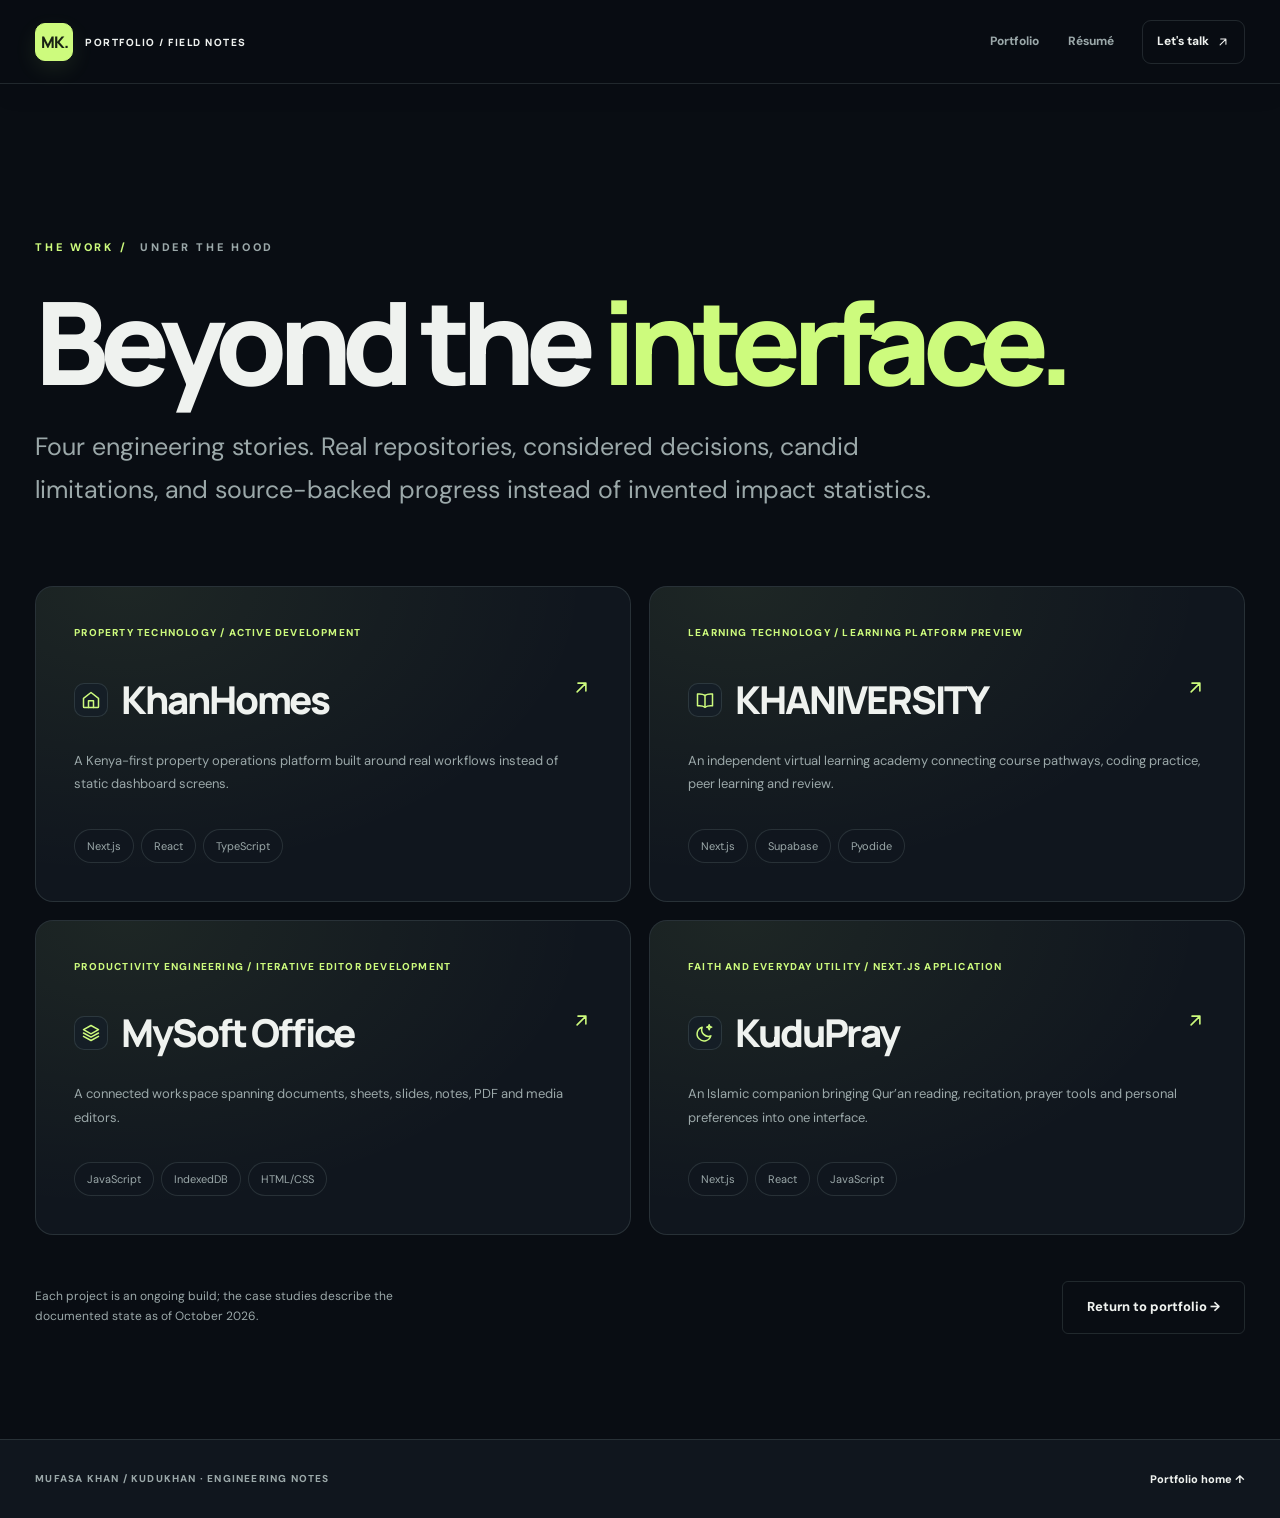
<file: case-studies/index.html>
<!doctype html><html lang="en" data-theme="dark"><head><meta charset="utf-8"><meta name="viewport" content="width=device-width, initial-scale=1"><meta name="description" content="Engineering case studies for KhanHomes, KHANIVERSITY, MySoft Office and KuduPray by Mufasa Khan."><link rel="canonical" href="https://mufasakhan.vercel.app/case-studies/"><title>Selected Engineering Case Studies | Mufasa Khan</title><link rel="icon" type="image/svg+xml" href="/assets/favicon.svg"><link rel="preconnect" href="https://fonts.googleapis.com"><link rel="preconnect" href="https://fonts.gstatic.com" crossorigin><link href="https://fonts.googleapis.com/css2?family=DM+Sans:wght@400;500;600;700&family=Manrope:wght@400;500;600;700;800&display=swap" rel="stylesheet"><link rel="stylesheet" href="/assets/portfolio.css"><link rel="stylesheet" href="/assets/case-studies.css"><script src="/assets/case-studies.js" defer></script></head><body class="case-body"><a class="skip-link" href="#case-main">Skip to case studies</a><header class="case-topbar"><div class="shell case-topbar-inner"><a class="case-home" href="/#work"><span class="case-mark">MK.</span> PORTFOLIO / FIELD NOTES</a><nav aria-label="Navigation"><a href="/">Portfolio</a><a href="/resume.html">Résumé</a><a class="case-contact" href="/#contact">Let's talk <svg class="ui-icon" viewBox="0 0 24 24" aria-hidden="true" focusable="false"><use href="/assets/icons.svg#icon-arrow-up-right"></use></svg></a></nav></div></header><main class="shell case-directory" id="case-main"><p class="kicker"><span>THE WORK / </span> UNDER THE HOOD</p><h1>Beyond the <em>interface.</em></h1><p class="case-directory-lede">Four engineering stories. Real repositories, considered decisions, candid limitations, and source-backed progress instead of invented impact statistics.</p><div class="case-index-grid"><a class="case-index-card" href="/case-studies/khanhomes.html"><span class="case-index-category">Property technology / Active development</span><h2><span class="case-index-title"><svg class="case-index-glyph ui-icon" viewBox="0 0 24 24" aria-hidden="true" focusable="false"><use href="/assets/icons.svg#icon-house"></use></svg>KhanHomes</span><svg class="case-index-arrow ui-icon" viewBox="0 0 24 24" aria-hidden="true" focusable="false"><use href="/assets/icons.svg#icon-arrow-up-right"></use></svg></h2><p>A Kenya-first property operations platform built around real workflows instead of static dashboard screens.</p><div class="case-index-tags"><span>Next.js</span><span>React</span><span>TypeScript</span></div></a>
<a class="case-index-card" href="/case-studies/khaniversity.html"><span class="case-index-category">Learning technology / Learning platform preview</span><h2><span class="case-index-title"><svg class="case-index-glyph ui-icon" viewBox="0 0 24 24" aria-hidden="true" focusable="false"><use href="/assets/icons.svg#icon-book-open"></use></svg>KHANIVERSITY</span><svg class="case-index-arrow ui-icon" viewBox="0 0 24 24" aria-hidden="true" focusable="false"><use href="/assets/icons.svg#icon-arrow-up-right"></use></svg></h2><p>An independent virtual learning academy connecting course pathways, coding practice, peer learning and review.</p><div class="case-index-tags"><span>Next.js</span><span>Supabase</span><span>Pyodide</span></div></a>
<a class="case-index-card" href="/case-studies/mysoft-office.html"><span class="case-index-category">Productivity engineering / Iterative editor development</span><h2><span class="case-index-title"><svg class="case-index-glyph ui-icon" viewBox="0 0 24 24" aria-hidden="true" focusable="false"><use href="/assets/icons.svg#icon-layers"></use></svg>MySoft Office</span><svg class="case-index-arrow ui-icon" viewBox="0 0 24 24" aria-hidden="true" focusable="false"><use href="/assets/icons.svg#icon-arrow-up-right"></use></svg></h2><p>A connected workspace spanning documents, sheets, slides, notes, PDF and media editors.</p><div class="case-index-tags"><span>JavaScript</span><span>IndexedDB</span><span>HTML/CSS</span></div></a>
<a class="case-index-card" href="/case-studies/kudupray.html"><span class="case-index-category">Faith and everyday utility / Next.js application</span><h2><span class="case-index-title"><svg class="case-index-glyph ui-icon" viewBox="0 0 24 24" aria-hidden="true" focusable="false"><use href="/assets/icons.svg#icon-moon-star"></use></svg>KuduPray</span><svg class="case-index-arrow ui-icon" viewBox="0 0 24 24" aria-hidden="true" focusable="false"><use href="/assets/icons.svg#icon-arrow-up-right"></use></svg></h2><p>An Islamic companion bringing Qur’an reading, recitation, prayer tools and personal preferences into one interface.</p><div class="case-index-tags"><span>Next.js</span><span>React</span><span>JavaScript</span></div></a></div><div class="case-index-end"><p>Each project is an ongoing build; the case studies describe the documented state as of October 2026.</p><a class="button outline" href="/">Return to portfolio →</a></div></main><footer class="case-footer"><div class="shell case-footer-inner"><span>MUFASA KHAN / KUDUKHAN · ENGINEERING NOTES</span><a href="/">Portfolio home ↑</a></div></footer></body></html>
</file>
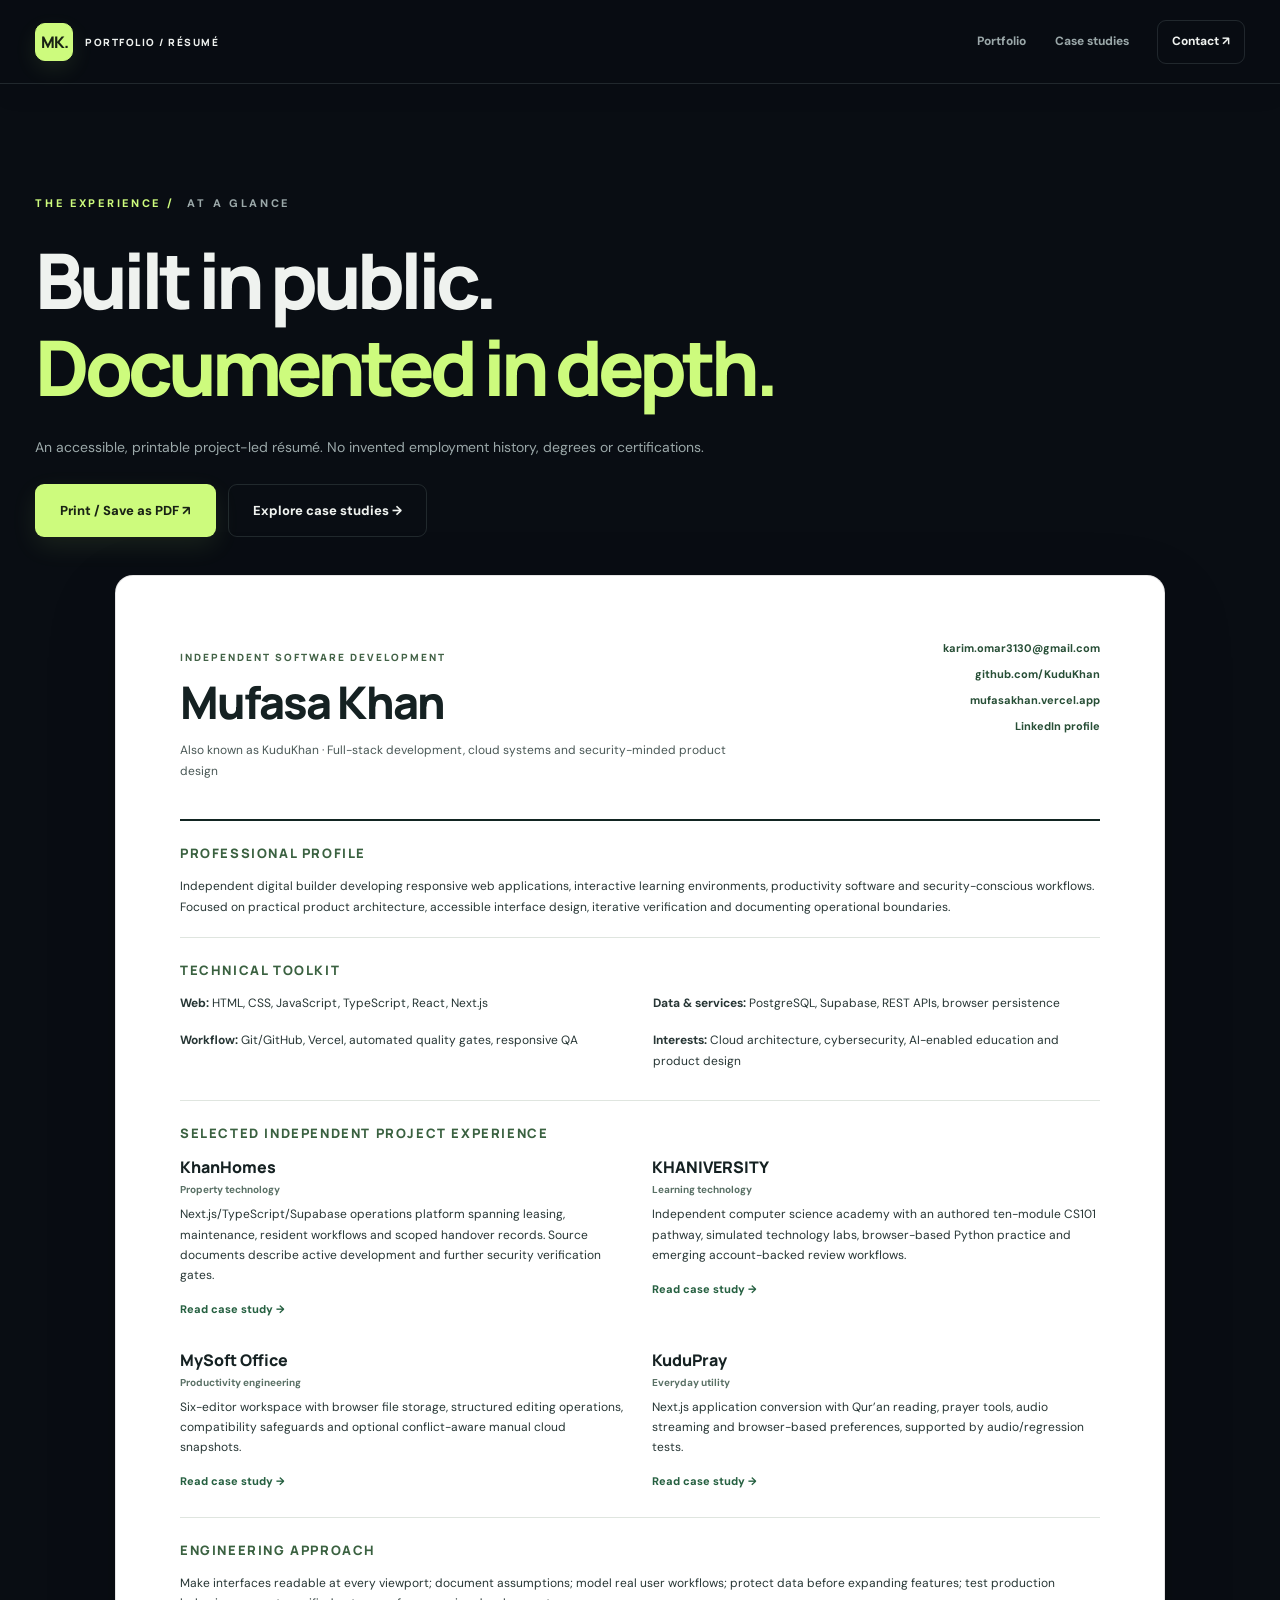
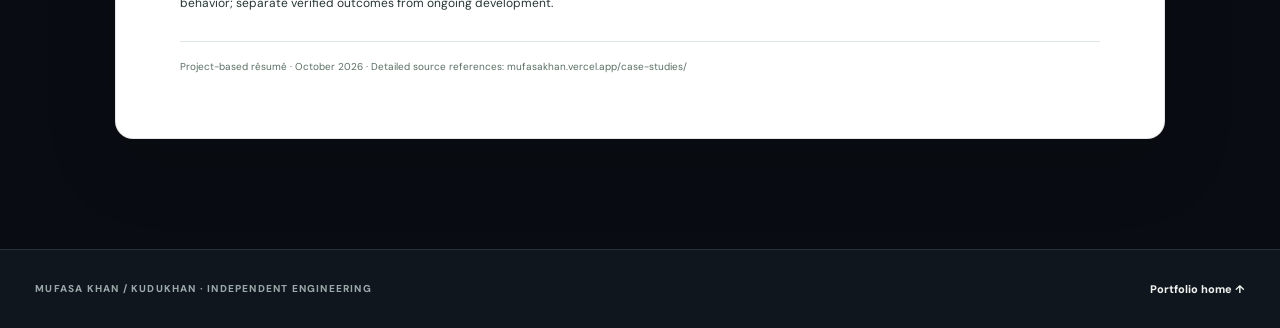
<file: resume.html>
<!doctype html><html lang="en" data-theme="dark">
<head><meta charset="utf-8"><meta name="viewport" content="width=device-width,initial-scale=1"><meta name="description" content="Project-led résumé of Mufasa Khan (KuduKhan): independent software engineering, frontend experiences, cloud tools and security-first development."><link rel="canonical" href="https://mufasakhan.vercel.app/resume.html"><title>Résumé | Mufasa Khan / KuduKhan</title><link rel="icon" type="image/svg+xml" href="/assets/favicon.svg"><link rel="preconnect" href="https://fonts.googleapis.com"><link rel="preconnect" href="https://fonts.gstatic.com" crossorigin><link href="https://fonts.googleapis.com/css2?family=DM+Sans:wght@400;500;600;700&family=Manrope:wght@400;500;600;700;800&display=swap" rel="stylesheet"><link rel="stylesheet" href="/assets/portfolio.css"><link rel="stylesheet" href="/assets/case-studies.css"><script src="/assets/case-studies.js" defer></script></head>
<body class="case-body resume-body"><a class="skip-link" href="#resume-main">Skip to résumé</a>
<header class="case-topbar screen-only"><div class="shell case-topbar-inner"><a class="case-home" href="/#resume"><span class="case-mark">MK.</span> PORTFOLIO / RÉSUMÉ</a><nav aria-label="Navigation"><a href="/">Portfolio</a><a href="/case-studies/">Case studies</a><a class="case-contact" href="/#contact">Contact ↗</a></nav></div></header>
<main id="resume-main" class="resume-shell shell">
<div class="resume-headline screen-only"><p class="kicker"><span>THE EXPERIENCE / </span> AT A GLANCE</p><h1>Built in public.<br><em>Documented in depth.</em></h1><p>An accessible, printable project-led résumé. No invented employment history, degrees or certifications.</p><div class="resume-actions"><button id="print-resume" type="button" class="button primary">Print / Save as PDF ↗</button><a class="button outline" href="/case-studies/">Explore case studies →</a></div></div>
<article class="resume-sheet" aria-label="Mufasa Khan printable résumé">
<div class="resume-paper-head"><div><p class="resume-overline">INDEPENDENT SOFTWARE DEVELOPMENT</p><h2>Mufasa Khan</h2><p>Also known as KuduKhan · Full-stack development, cloud systems and security-minded product design</p></div><div class="resume-contact"><a href="mailto:karim.omar3130@gmail.com">karim.omar3130@gmail.com</a><a href="https://github.com/KuduKhan">github.com/KuduKhan</a><a href="https://mufasakhan.vercel.app/">mufasakhan.vercel.app</a><a href="https://www.linkedin.com/in/ommy-theboss-78a7613a4">LinkedIn profile</a></div></div>
<section class="resume-paper-section"><h3>Professional profile</h3><p>Independent digital builder developing responsive web applications, interactive learning environments, productivity software and security-conscious workflows. Focused on practical product architecture, accessible interface design, iterative verification and documenting operational boundaries.</p></section>
<section class="resume-paper-section"><h3>Technical toolkit</h3><div class="resume-skills"><p><strong>Web:</strong> HTML, CSS, JavaScript, TypeScript, React, Next.js</p><p><strong>Data &amp; services:</strong> PostgreSQL, Supabase, REST APIs, browser persistence</p><p><strong>Workflow:</strong> Git/GitHub, Vercel, automated quality gates, responsive QA</p><p><strong>Interests:</strong> Cloud architecture, cybersecurity, AI-enabled education and product design</p></div></section>
<section class="resume-paper-section"><h3>Selected independent project experience</h3>
<div class="resume-experience"><div><h4>KhanHomes <small>Property technology</small></h4><p>Next.js/TypeScript/Supabase operations platform spanning leasing, maintenance, resident workflows and scoped handover records. Source documents describe active development and further security verification gates.</p><a href="/case-studies/khanhomes.html">Read case study →</a></div>
<div><h4>KHANIVERSITY <small>Learning technology</small></h4><p>Independent computer science academy with an authored ten-module CS101 pathway, simulated technology labs, browser-based Python practice and emerging account-backed review workflows.</p><a href="/case-studies/khaniversity.html">Read case study →</a></div>
<div><h4>MySoft Office <small>Productivity engineering</small></h4><p>Six-editor workspace with browser file storage, structured editing operations, compatibility safeguards and optional conflict-aware manual cloud snapshots.</p><a href="/case-studies/mysoft-office.html">Read case study →</a></div>
<div><h4>KuduPray <small>Everyday utility</small></h4><p>Next.js application conversion with Qur’an reading, prayer tools, audio streaming and browser-based preferences, supported by audio/regression tests.</p><a href="/case-studies/kudupray.html">Read case study →</a></div></div></section>
<section class="resume-paper-section"><h3>Engineering approach</h3><p>Make interfaces readable at every viewport; document assumptions; model real user workflows; protect data before expanding features; test production behavior; separate verified outcomes from ongoing development.</p></section>
<footer class="resume-paper-foot">Project-based résumé · October 2026 · Detailed source references: mufasakhan.vercel.app/case-studies/</footer>
</article></main>
<footer class="case-footer screen-only"><div class="shell case-footer-inner"><span>MUFASA KHAN / KUDUKHAN · INDEPENDENT ENGINEERING</span><a href="/">Portfolio home ↑</a></div></footer>
</body></html>
</file>
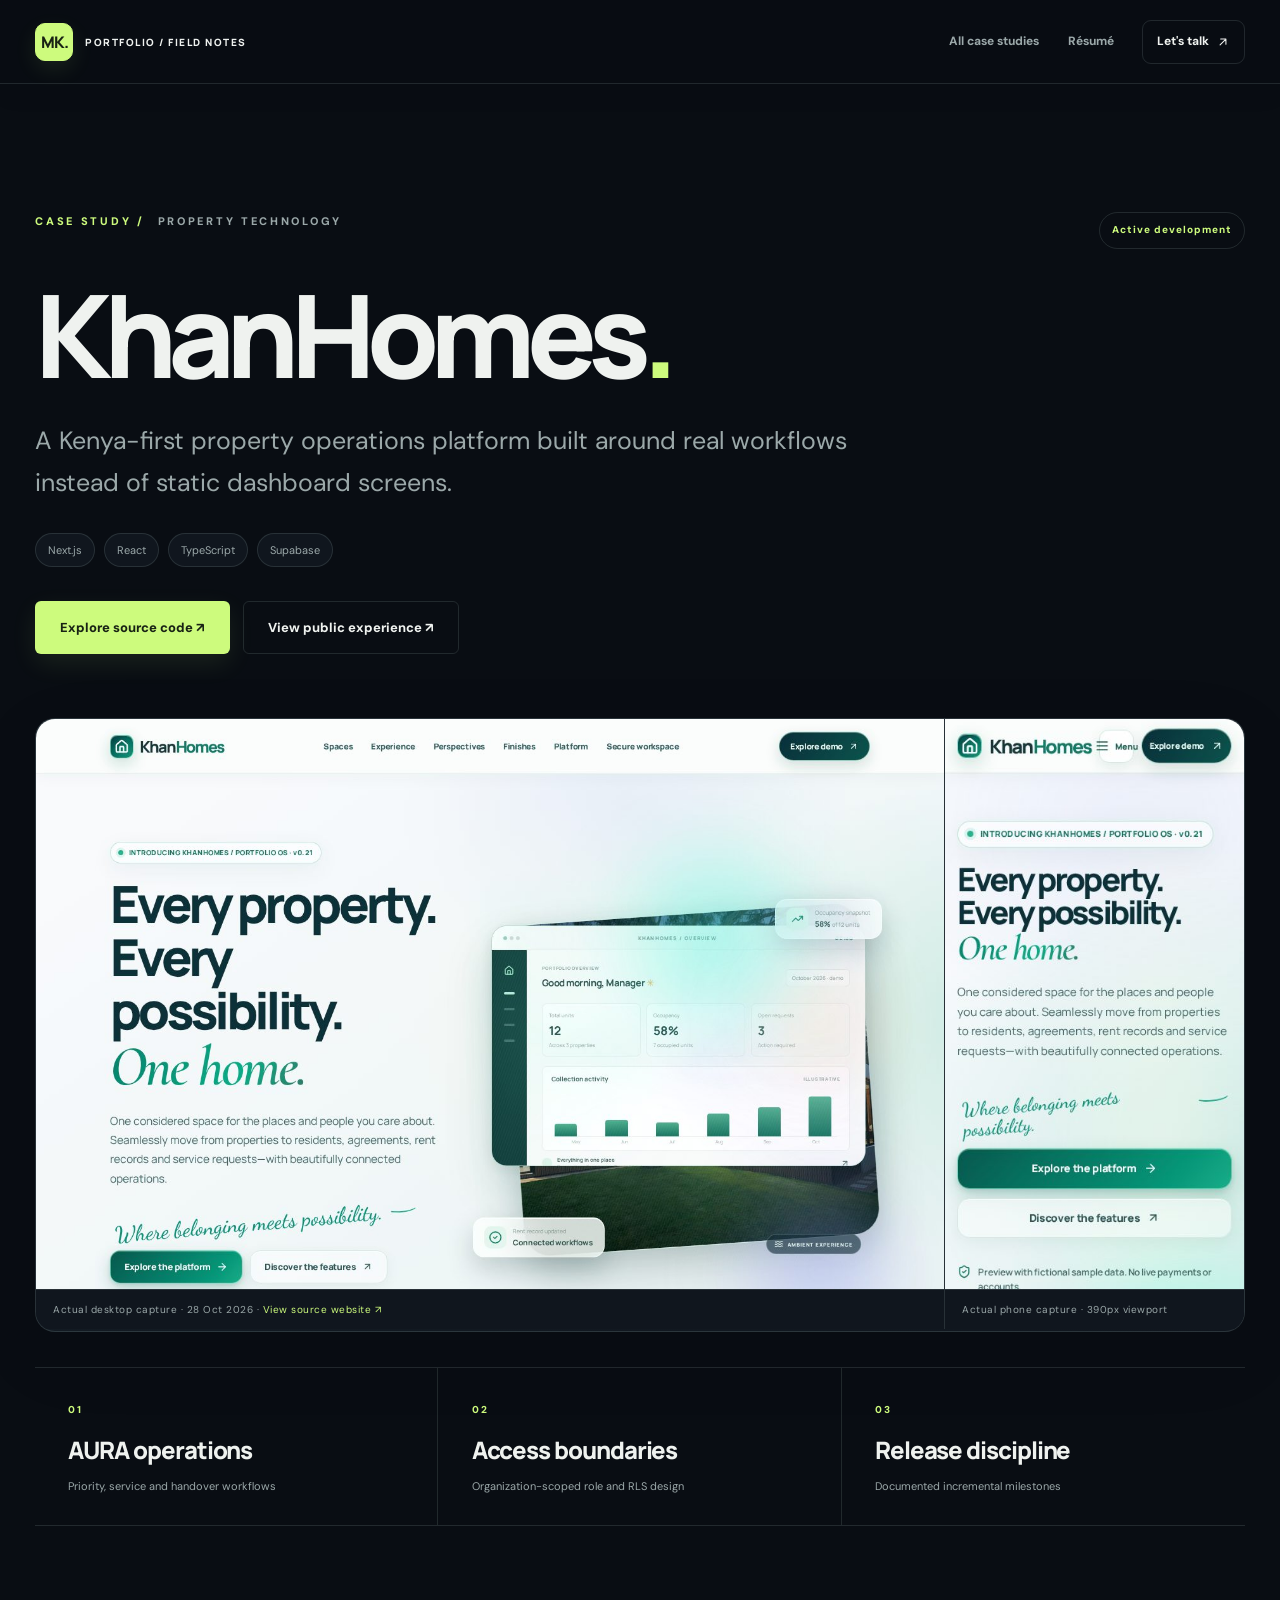
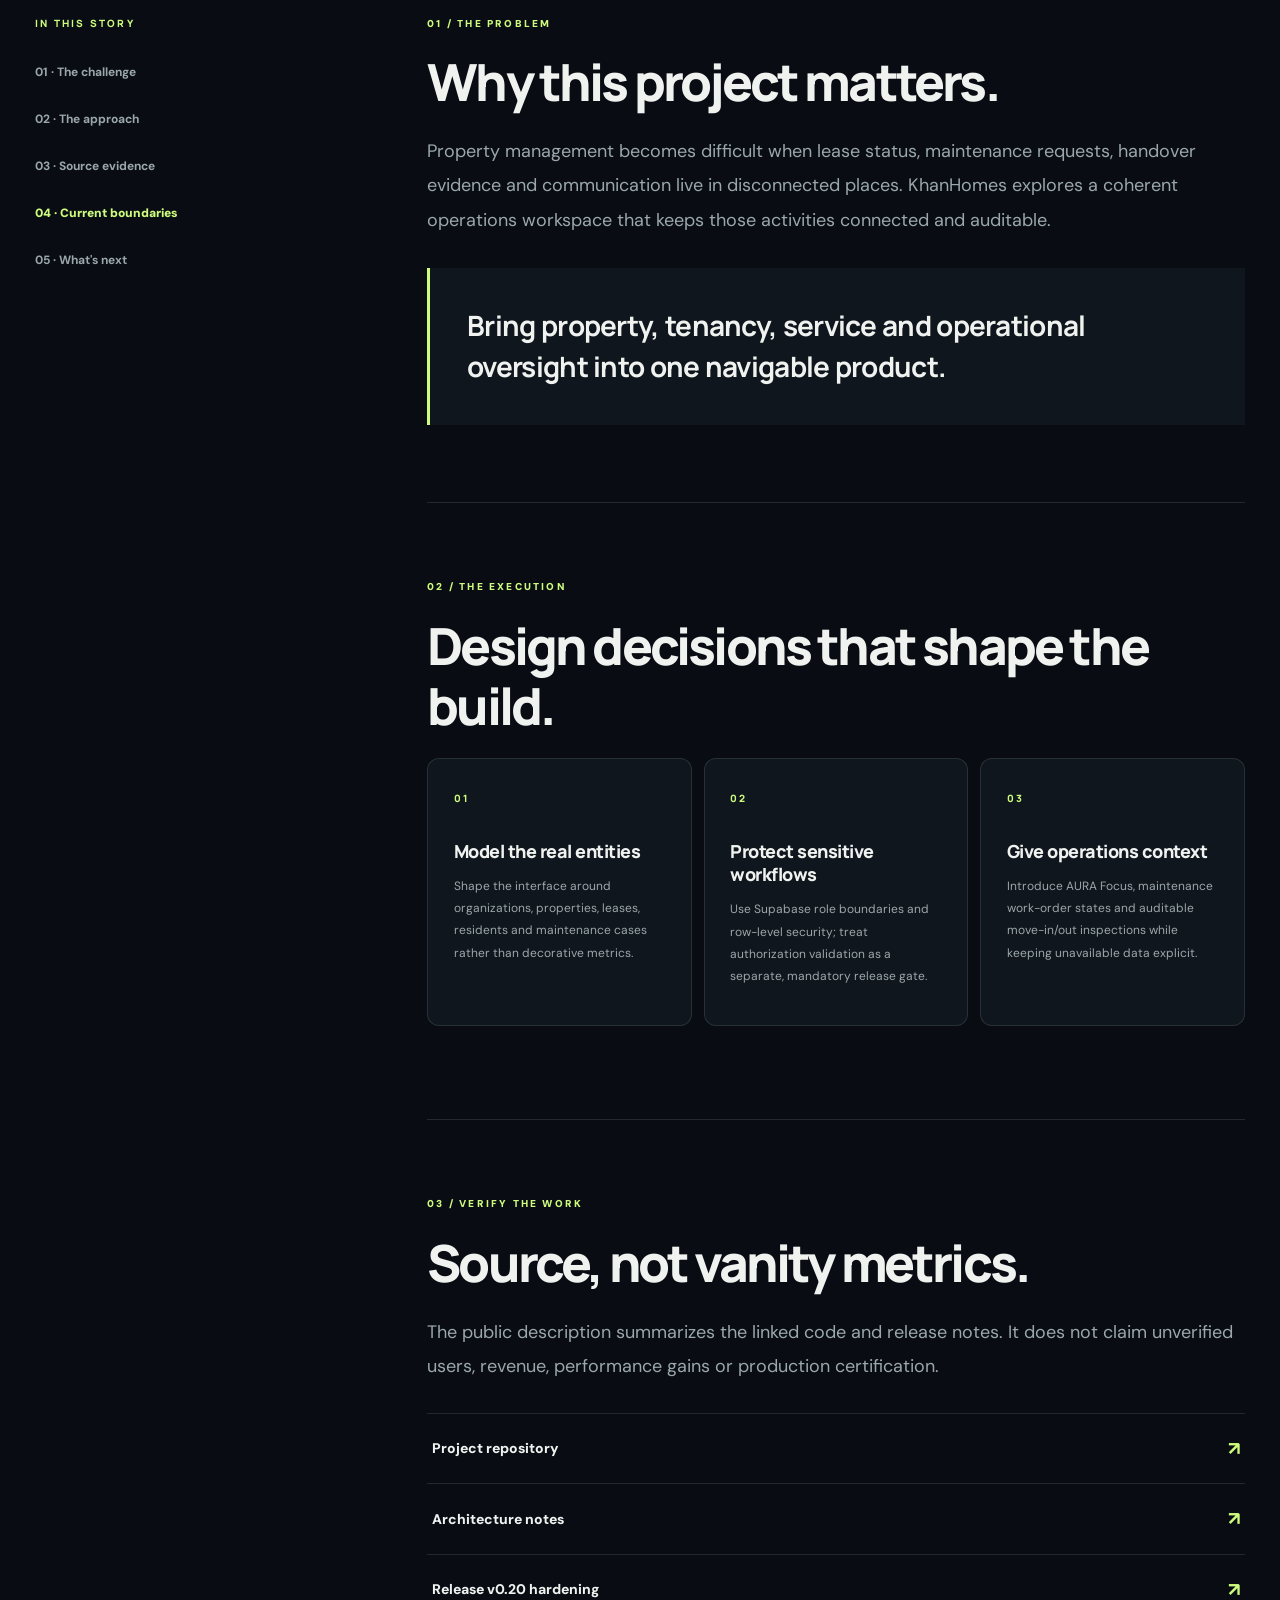
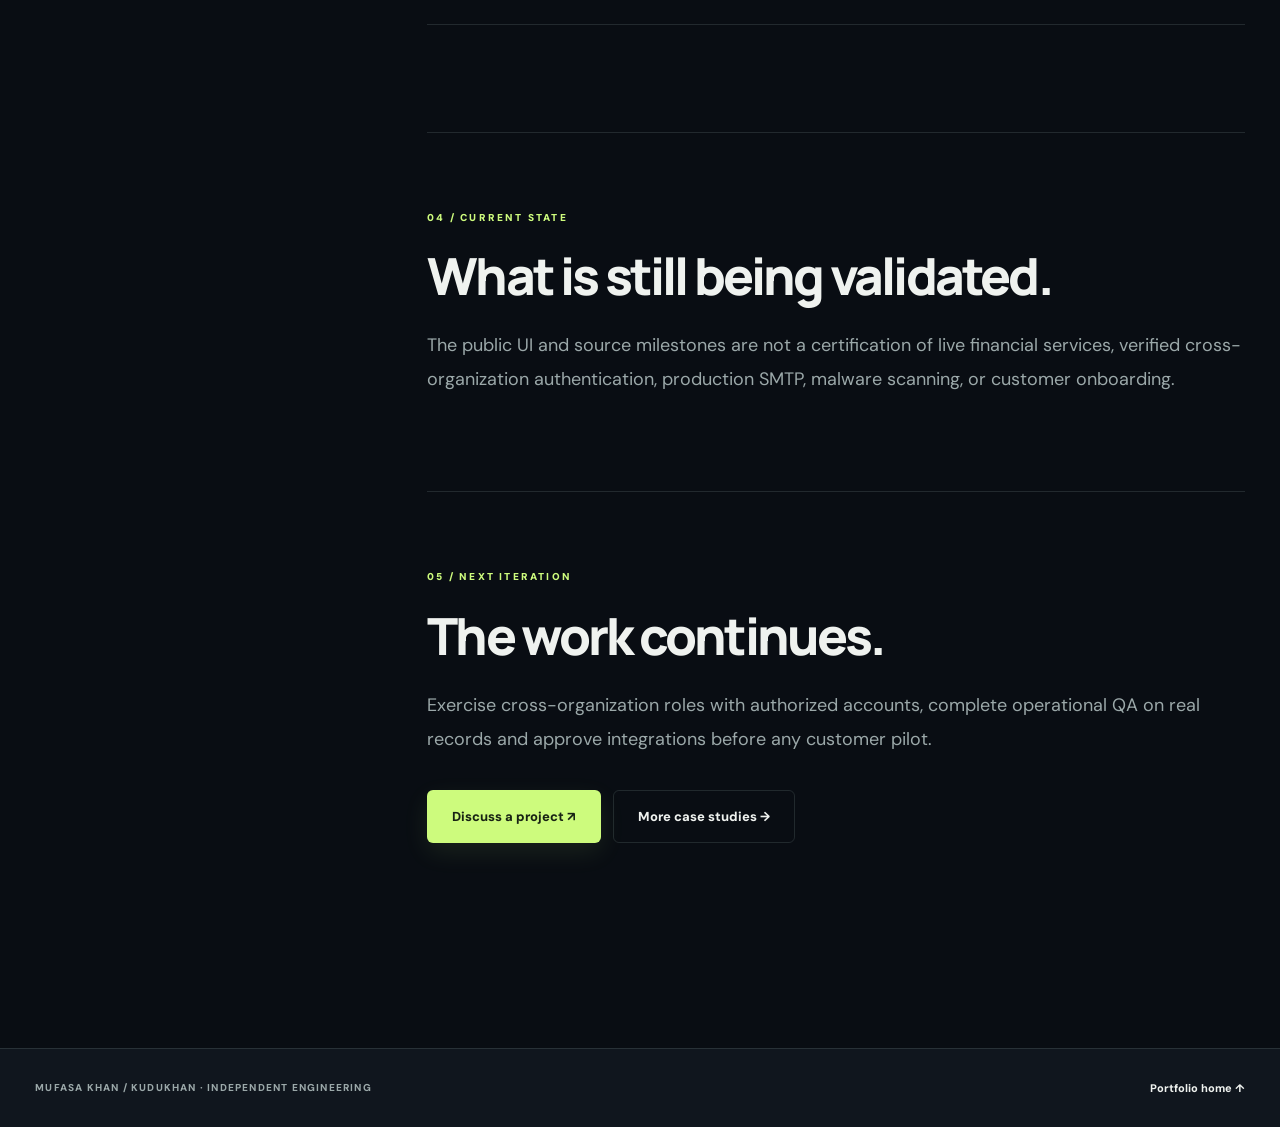
<file: case-studies/khanhomes.html>
<!doctype html>
<html lang="en" data-theme="dark">
<head>
<meta charset="utf-8"><meta name="viewport" content="width=device-width,initial-scale=1">
<meta name="color-scheme" content="dark light">
<meta name="description" content="A Kenya-first property operations platform built around real workflows instead of static dashboard screens.">
<link rel="canonical" href="https://mufasakhan.vercel.app/case-studies/khanhomes.html">
<meta property="og:type" content="article"><meta property="og:title" content="KhanHomes — Engineering case study">
<meta property="og:description" content="A Kenya-first property operations platform built around real workflows instead of static dashboard screens."><meta property="og:url" content="https://mufasakhan.vercel.app/case-studies/khanhomes.html">
<title>KhanHomes — Engineering Case Study | Mufasa Khan</title>
<link rel="icon" type="image/svg+xml" href="/assets/favicon.svg">
<link rel="preconnect" href="https://fonts.googleapis.com">
<link rel="preconnect" href="https://fonts.gstatic.com" crossorigin>
<link href="https://fonts.googleapis.com/css2?family=DM+Sans:wght@400;500;600;700&family=Manrope:wght@400;500;600;700;800&family=Caveat:wght@500;600&display=swap" rel="stylesheet">
<link rel="stylesheet" href="/assets/portfolio.css">
<link rel="stylesheet" href="/assets/case-studies.css">
<script src="/assets/case-studies.js" defer></script>
</head>
<body class="case-body">
<a class="skip-link" href="#case-main">Skip to case study</a>
<header class="case-topbar"><div class="shell case-topbar-inner"><a class="case-home" href="/#work" aria-label="Back to portfolio work"><span class="case-mark">MK.</span><span>PORTFOLIO / FIELD NOTES</span></a><nav aria-label="Case study navigation"><a href="/case-studies/">All case studies</a><a href="/resume.html">Résumé</a><a class="case-contact" href="/#contact">Let's talk <svg class="ui-icon" viewBox="0 0 24 24" aria-hidden="true" focusable="false"><use href="/assets/icons.svg#icon-arrow-up-right"></use></svg></a></nav></div></header>
<main id="case-main">
<section class="shell case-hero" aria-labelledby="case-title">
<div class="case-hero-top"><p class="kicker"><span>CASE STUDY / </span> PROPERTY TECHNOLOGY</p><span class="case-live-state">Active development</span></div>
<h1 id="case-title">KhanHomes<span>.</span></h1>
<p class="case-lede">A Kenya-first property operations platform built around real workflows instead of static dashboard screens.</p>
<div class="case-chips"><span>Next.js</span><span>React</span><span>TypeScript</span><span>Supabase</span></div>
<div class="case-hero-links"><a class="button primary" href="https://github.com/KuduKhan/khanhomes" target="_blank" rel="noopener noreferrer">Explore source code ↗</a><a class="button outline" href="https://khanhomes.vercel.app/" target="_blank" rel="noopener noreferrer">View public experience ↗</a></div>
</section>
<div class="shell"><div class="case-evidence case-captures" data-showcase="khanhomes">
 <figure class="case-capture desktop"><img src="/assets/showcase/khanhomes-desktop.jpg" width="1440" height="900" loading="lazy" decoding="async" alt="Actual KhanHomes public homepage captured in a desktop browser"><figcaption>Actual desktop capture · 28 Oct 2026 · <a href="https://khanhomes.vercel.app/" target="_blank" rel="noopener noreferrer">View source website ↗</a></figcaption></figure>
 <figure class="case-capture mobile"><img src="/assets/showcase/khanhomes-mobile.jpg" width="390" height="844" loading="lazy" decoding="async" alt="Actual KhanHomes public homepage captured at phone width"><figcaption>Actual phone capture · 390px viewport</figcaption></figure>
 </div></div>
<section class="shell case-facts" aria-label="Project highlights"><div class="case-stat"><span>01</span><strong>AURA operations</strong><small>Priority, service and handover workflows</small></div><div class="case-stat"><span>02</span><strong>Access boundaries</strong><small>Organization-scoped role and RLS design</small></div><div class="case-stat"><span>03</span><strong>Release discipline</strong><small>Documented incremental milestones</small></div></section>
<div class="shell case-layout">
<nav class="case-toc" aria-label="On this page"><span>IN THIS STORY</span><a href="#challenge">01 · The challenge</a><a href="#approach">02 · The approach</a><a href="#evidence">03 · Source evidence</a><a href="#boundaries">04 · Current boundaries</a><a href="#next">05 · What's next</a></nav>
<article class="case-story">
<section id="challenge"><p class="case-section-eyebrow">01 / THE PROBLEM</p><h2>Why this project matters.</h2><p>Property management becomes difficult when lease status, maintenance requests, handover evidence and communication live in disconnected places. KhanHomes explores a coherent operations workspace that keeps those activities connected and auditable.</p><div class="case-quote">Bring property, tenancy, service and operational oversight into one navigable product.</div></section>
<section id="approach"><p class="case-section-eyebrow">02 / THE EXECUTION</p><h2>Design decisions that shape the build.</h2><ol class="case-decisions"><li><h3>Model the real entities</h3><p>Shape the interface around organizations, properties, leases, residents and maintenance cases rather than decorative metrics.</p></li>
<li><h3>Protect sensitive workflows</h3><p>Use Supabase role boundaries and row-level security; treat authorization validation as a separate, mandatory release gate.</p></li>
<li><h3>Give operations context</h3><p>Introduce AURA Focus, maintenance work-order states and auditable move-in/out inspections while keeping unavailable data explicit.</p></li></ol></section>
<section id="evidence"><p class="case-section-eyebrow">03 / VERIFY THE WORK</p><h2>Source, not vanity metrics.</h2><p>The public description summarizes the linked code and release notes. It does not claim unverified users, revenue, performance gains or production certification.</p><ul class="case-proof"><li><a href="https://github.com/KuduKhan/khanhomes" target="_blank" rel="noopener noreferrer">Project repository <span aria-hidden="true">↗</span></a></li><li><a href="https://github.com/KuduKhan/khanhomes/blob/main/docs/ARCHITECTURE.md" target="_blank" rel="noopener noreferrer">Architecture notes <span aria-hidden="true">↗</span></a></li><li><a href="https://github.com/KuduKhan/khanhomes/blob/main/docs/RELEASE_V0.20.1_HARDENING.md" target="_blank" rel="noopener noreferrer">Release v0.20 hardening <span aria-hidden="true">↗</span></a></li></ul></section>
<section id="boundaries"><p class="case-section-eyebrow">04 / CURRENT STATE</p><h2>What is still being validated.</h2><p>The public UI and source milestones are not a certification of live financial services, verified cross-organization authentication, production SMTP, malware scanning, or customer onboarding.</p></section>
<section id="next"><p class="case-section-eyebrow">05 / NEXT ITERATION</p><h2>The work continues.</h2><p>Exercise cross-organization roles with authorized accounts, complete operational QA on real records and approve integrations before any customer pilot.</p><div class="case-end-links"><a class="button primary" href="/#contact">Discuss a project ↗</a><a class="button outline" href="/case-studies/">More case studies →</a></div></section>
</article>
</div></main>
<footer class="case-footer"><div class="shell case-footer-inner"><span>MUFASA KHAN / KUDUKHAN · INDEPENDENT ENGINEERING</span><a href="/">Portfolio home ↑</a></div></footer>
</body></html>
</file>
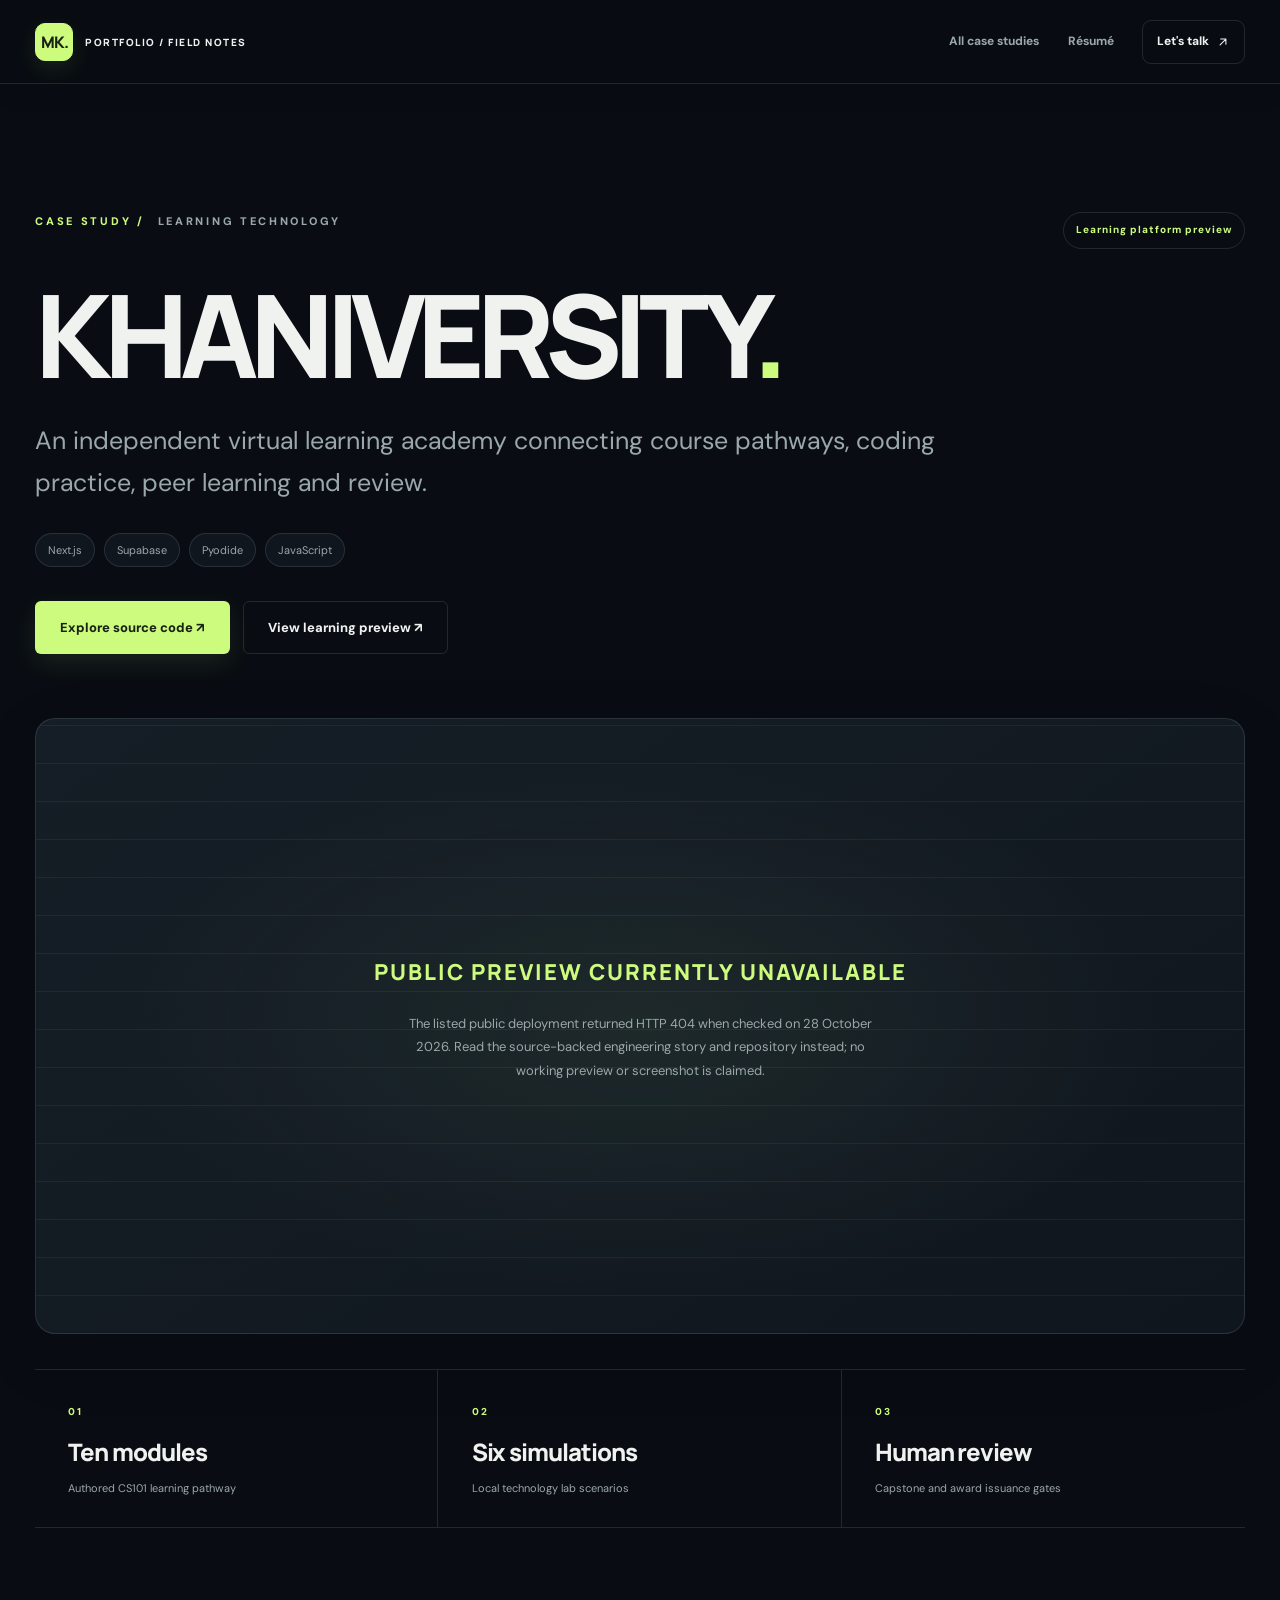
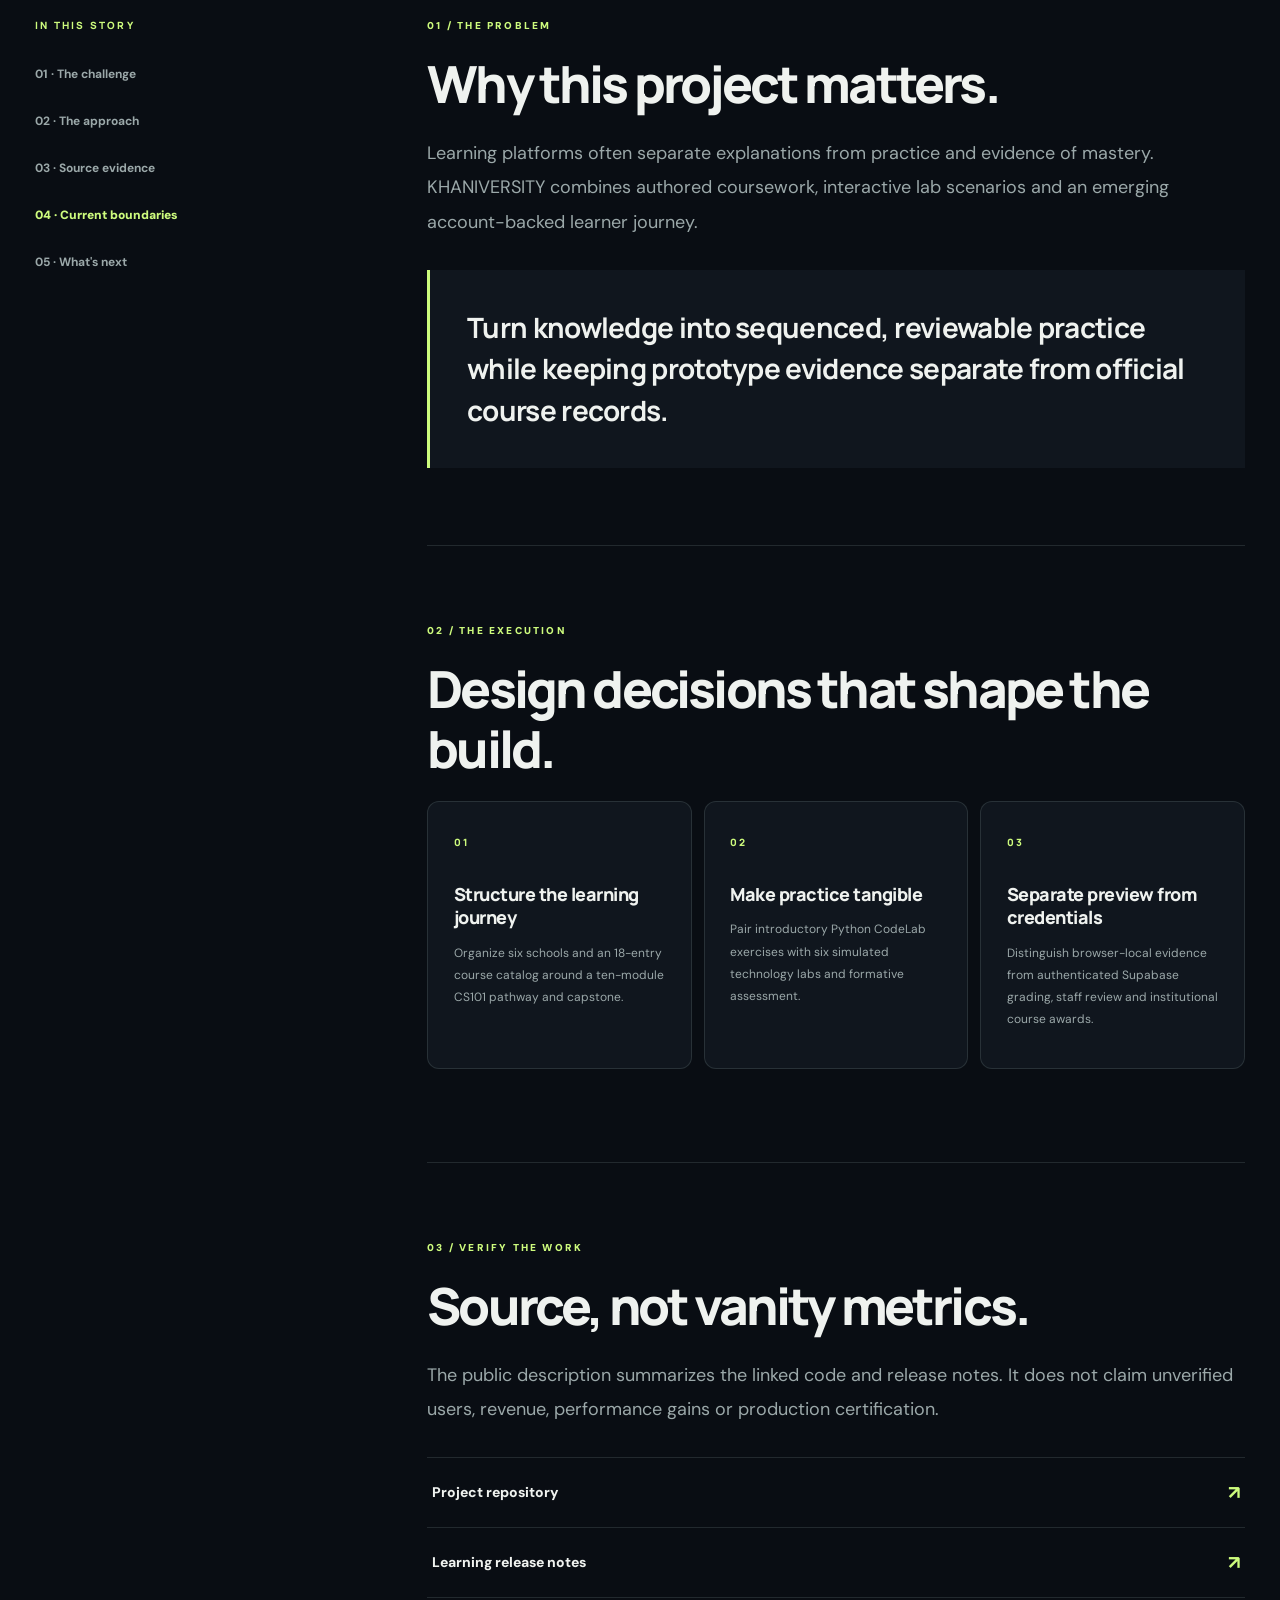
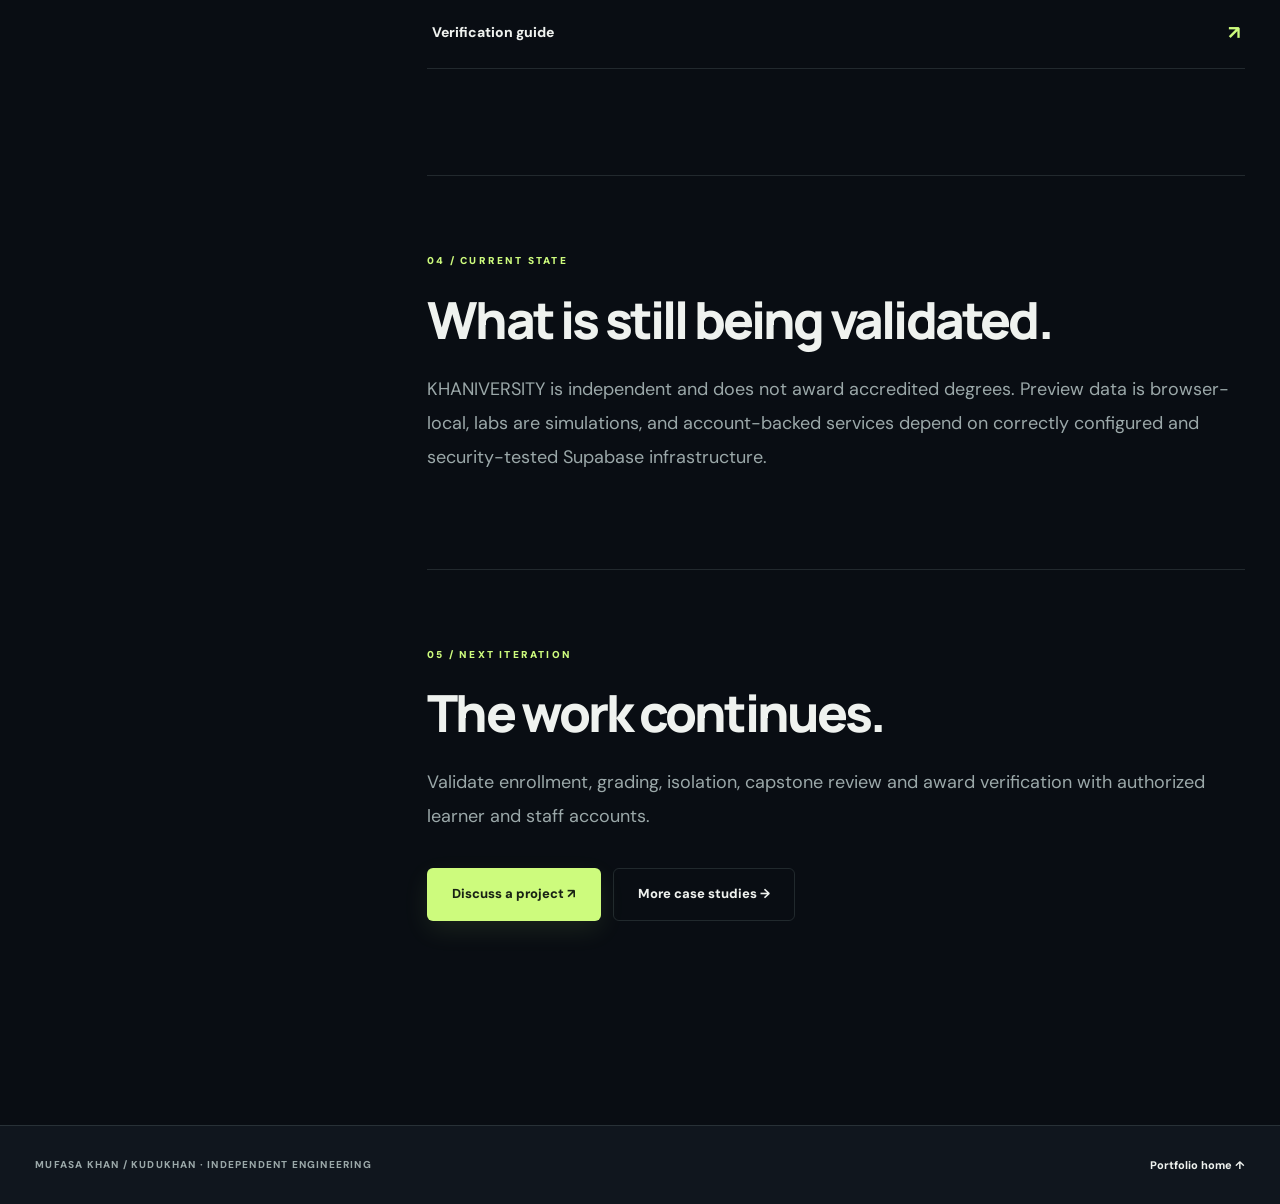
<file: case-studies/khaniversity.html>
<!doctype html>
<html lang="en" data-theme="dark">
<head>
<meta charset="utf-8"><meta name="viewport" content="width=device-width,initial-scale=1">
<meta name="color-scheme" content="dark light">
<meta name="description" content="An independent virtual learning academy connecting course pathways, coding practice, peer learning and review.">
<link rel="canonical" href="https://mufasakhan.vercel.app/case-studies/khaniversity.html">
<meta property="og:type" content="article"><meta property="og:title" content="KHANIVERSITY — Engineering case study">
<meta property="og:description" content="An independent virtual learning academy connecting course pathways, coding practice, peer learning and review."><meta property="og:url" content="https://mufasakhan.vercel.app/case-studies/khaniversity.html">
<title>KHANIVERSITY — Engineering Case Study | Mufasa Khan</title>
<link rel="icon" type="image/svg+xml" href="/assets/favicon.svg">
<link rel="preconnect" href="https://fonts.googleapis.com">
<link rel="preconnect" href="https://fonts.gstatic.com" crossorigin>
<link href="https://fonts.googleapis.com/css2?family=DM+Sans:wght@400;500;600;700&family=Manrope:wght@400;500;600;700;800&family=Caveat:wght@500;600&display=swap" rel="stylesheet">
<link rel="stylesheet" href="/assets/portfolio.css">
<link rel="stylesheet" href="/assets/case-studies.css">
<script src="/assets/case-studies.js" defer></script>
</head>
<body class="case-body">
<a class="skip-link" href="#case-main">Skip to case study</a>
<header class="case-topbar"><div class="shell case-topbar-inner"><a class="case-home" href="/#work" aria-label="Back to portfolio work"><span class="case-mark">MK.</span><span>PORTFOLIO / FIELD NOTES</span></a><nav aria-label="Case study navigation"><a href="/case-studies/">All case studies</a><a href="/resume.html">Résumé</a><a class="case-contact" href="/#contact">Let's talk <svg class="ui-icon" viewBox="0 0 24 24" aria-hidden="true" focusable="false"><use href="/assets/icons.svg#icon-arrow-up-right"></use></svg></a></nav></div></header>
<main id="case-main">
<section class="shell case-hero" aria-labelledby="case-title">
<div class="case-hero-top"><p class="kicker"><span>CASE STUDY / </span> LEARNING TECHNOLOGY</p><span class="case-live-state">Learning platform preview</span></div>
<h1 id="case-title">KHANIVERSITY<span>.</span></h1>
<p class="case-lede">An independent virtual learning academy connecting course pathways, coding practice, peer learning and review.</p>
<div class="case-chips"><span>Next.js</span><span>Supabase</span><span>Pyodide</span><span>JavaScript</span></div>
<div class="case-hero-links"><a class="button primary" href="https://github.com/KuduKhan/khaniversity-platform" target="_blank" rel="noopener noreferrer">Explore source code ↗</a><a class="button outline" href="https://khaniversity-platform.vercel.app/" target="_blank" rel="noopener noreferrer">View learning preview ↗</a></div>
</section>
<div class="shell"><figure class="case-evidence" data-showcase="khaniversity"><div class="evidence-fallback"><span>PUBLIC PREVIEW CURRENTLY UNAVAILABLE</span><p>The listed public deployment returned HTTP 404 when checked on 28 October 2026. Read the source-backed engineering story and repository instead; no working preview or screenshot is claimed.</p></div></figure></div>
<section class="shell case-facts" aria-label="Project highlights"><div class="case-stat"><span>01</span><strong>Ten modules</strong><small>Authored CS101 learning pathway</small></div><div class="case-stat"><span>02</span><strong>Six simulations</strong><small>Local technology lab scenarios</small></div><div class="case-stat"><span>03</span><strong>Human review</strong><small>Capstone and award issuance gates</small></div></section>
<div class="shell case-layout">
<nav class="case-toc" aria-label="On this page"><span>IN THIS STORY</span><a href="#challenge">01 · The challenge</a><a href="#approach">02 · The approach</a><a href="#evidence">03 · Source evidence</a><a href="#boundaries">04 · Current boundaries</a><a href="#next">05 · What's next</a></nav>
<article class="case-story">
<section id="challenge"><p class="case-section-eyebrow">01 / THE PROBLEM</p><h2>Why this project matters.</h2><p>Learning platforms often separate explanations from practice and evidence of mastery. KHANIVERSITY combines authored coursework, interactive lab scenarios and an emerging account-backed learner journey.</p><div class="case-quote">Turn knowledge into sequenced, reviewable practice while keeping prototype evidence separate from official course records.</div></section>
<section id="approach"><p class="case-section-eyebrow">02 / THE EXECUTION</p><h2>Design decisions that shape the build.</h2><ol class="case-decisions"><li><h3>Structure the learning journey</h3><p>Organize six schools and an 18-entry course catalog around a ten-module CS101 pathway and capstone.</p></li>
<li><h3>Make practice tangible</h3><p>Pair introductory Python CodeLab exercises with six simulated technology labs and formative assessment.</p></li>
<li><h3>Separate preview from credentials</h3><p>Distinguish browser-local evidence from authenticated Supabase grading, staff review and institutional course awards.</p></li></ol></section>
<section id="evidence"><p class="case-section-eyebrow">03 / VERIFY THE WORK</p><h2>Source, not vanity metrics.</h2><p>The public description summarizes the linked code and release notes. It does not claim unverified users, revenue, performance gains or production certification.</p><ul class="case-proof"><li><a href="https://github.com/KuduKhan/khaniversity-platform" target="_blank" rel="noopener noreferrer">Project repository <span aria-hidden="true">↗</span></a></li><li><a href="https://github.com/KuduKhan/khaniversity-platform/blob/main/docs/product/release-0.4-learning-studio.md" target="_blank" rel="noopener noreferrer">Learning release notes <span aria-hidden="true">↗</span></a></li><li><a href="https://github.com/KuduKhan/khaniversity-platform/blob/main/docs/verification.md" target="_blank" rel="noopener noreferrer">Verification guide <span aria-hidden="true">↗</span></a></li></ul></section>
<section id="boundaries"><p class="case-section-eyebrow">04 / CURRENT STATE</p><h2>What is still being validated.</h2><p>KHANIVERSITY is independent and does not award accredited degrees. Preview data is browser-local, labs are simulations, and account-backed services depend on correctly configured and security-tested Supabase infrastructure.</p></section>
<section id="next"><p class="case-section-eyebrow">05 / NEXT ITERATION</p><h2>The work continues.</h2><p>Validate enrollment, grading, isolation, capstone review and award verification with authorized learner and staff accounts.</p><div class="case-end-links"><a class="button primary" href="/#contact">Discuss a project ↗</a><a class="button outline" href="/case-studies/">More case studies →</a></div></section>
</article>
</div></main>
<footer class="case-footer"><div class="shell case-footer-inner"><span>MUFASA KHAN / KUDUKHAN · INDEPENDENT ENGINEERING</span><a href="/">Portfolio home ↑</a></div></footer>
</body></html>
</file>
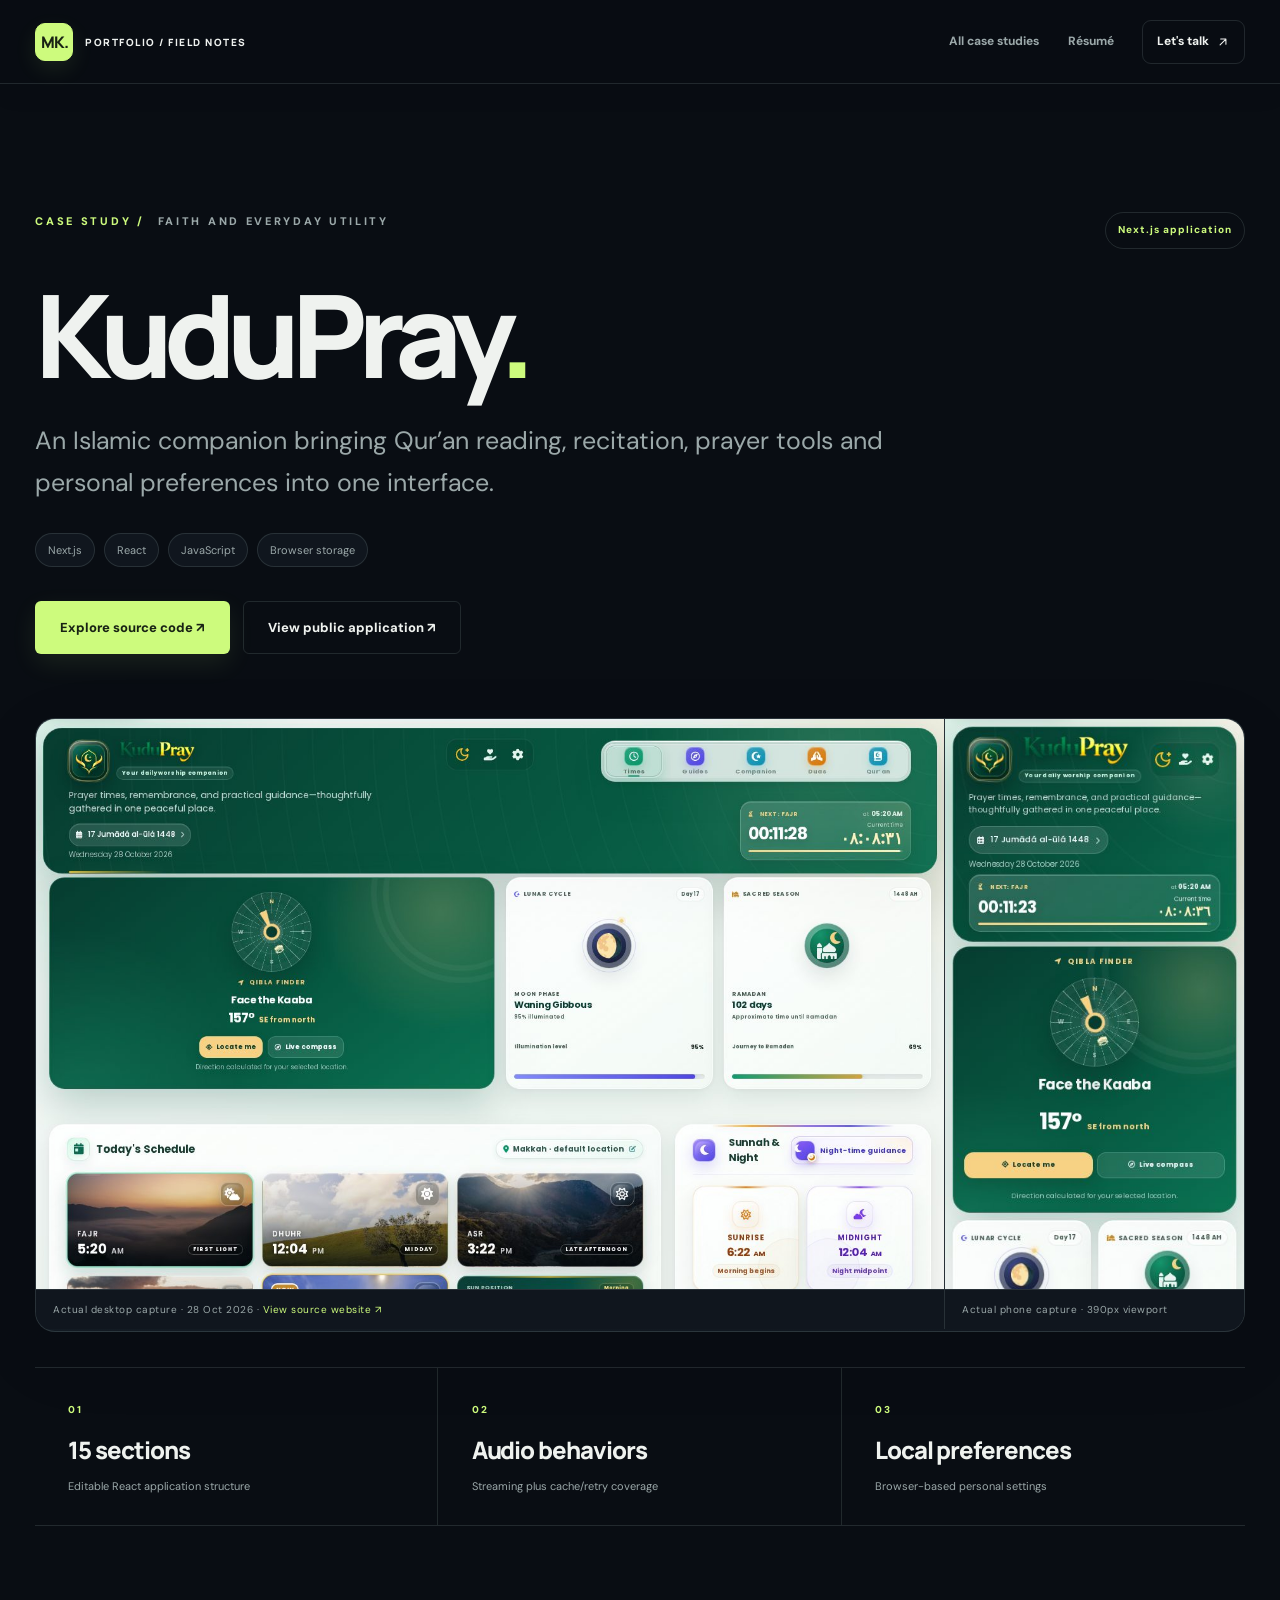
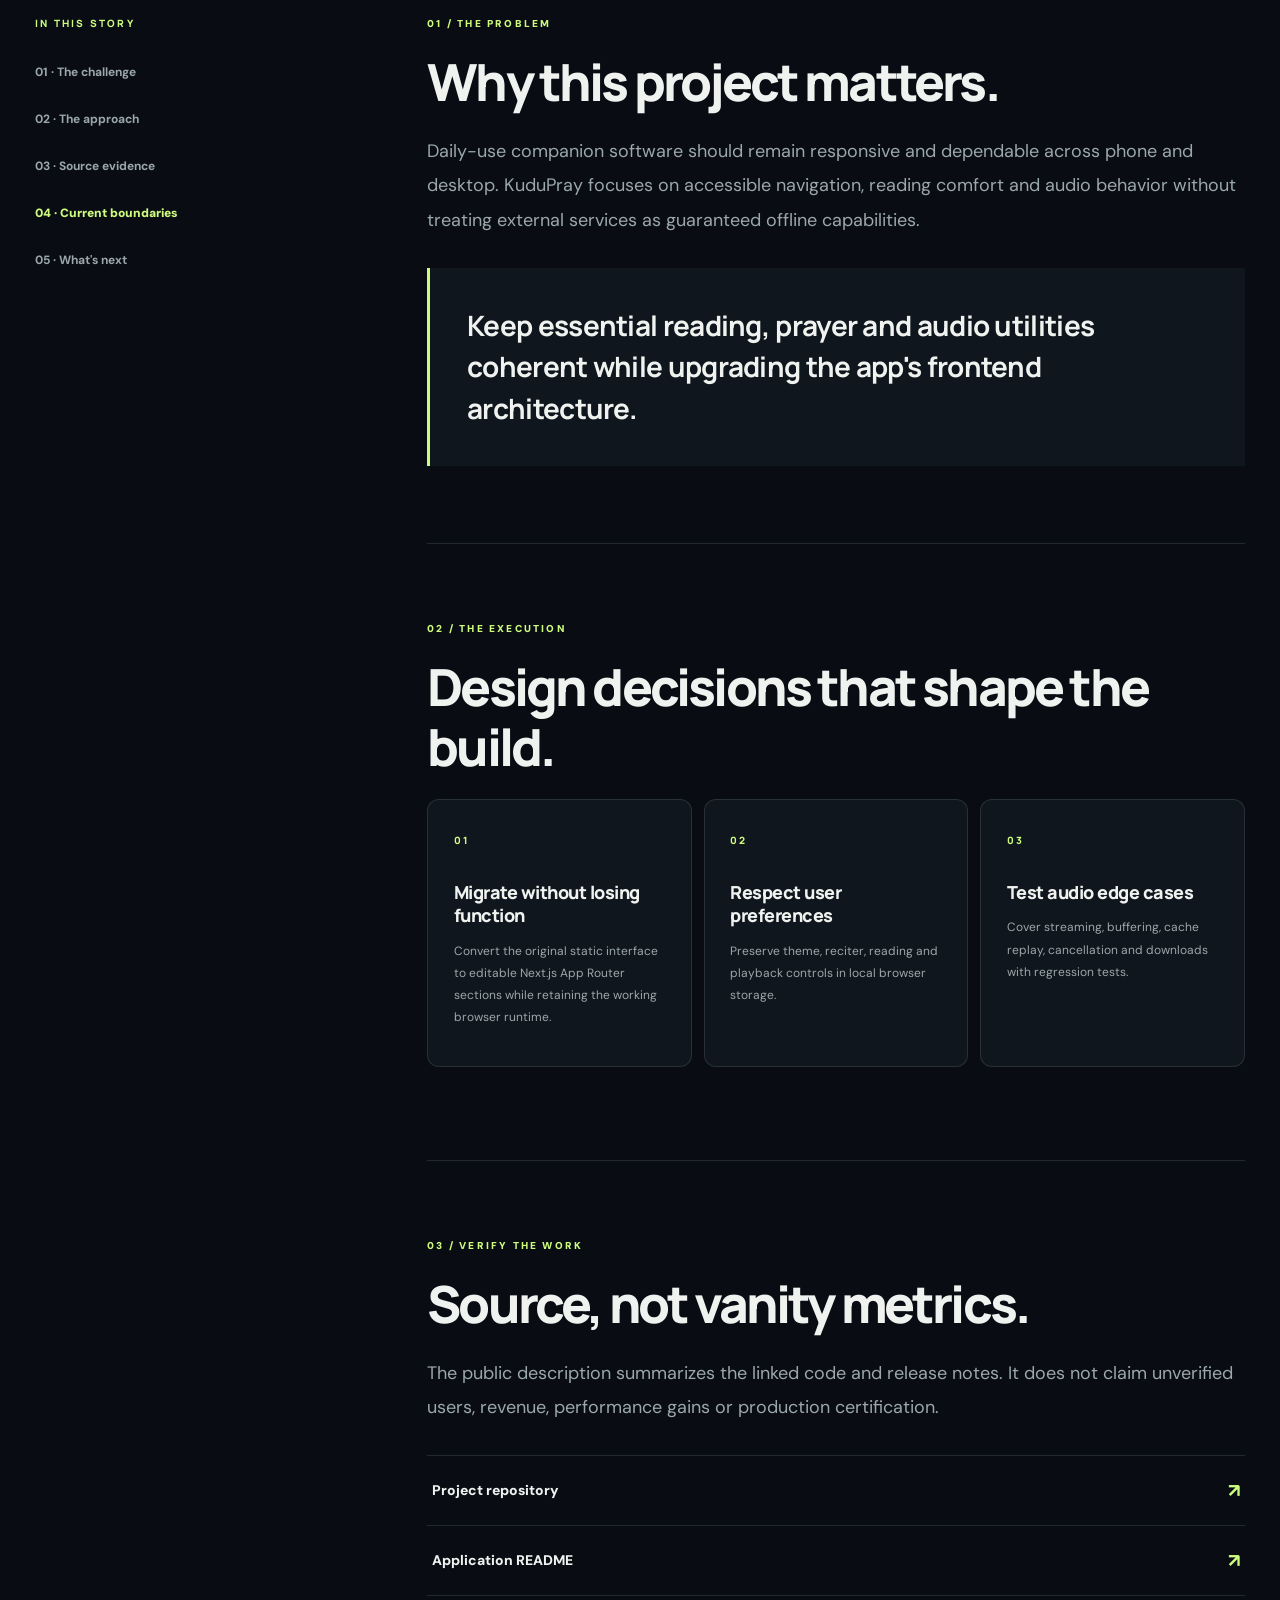
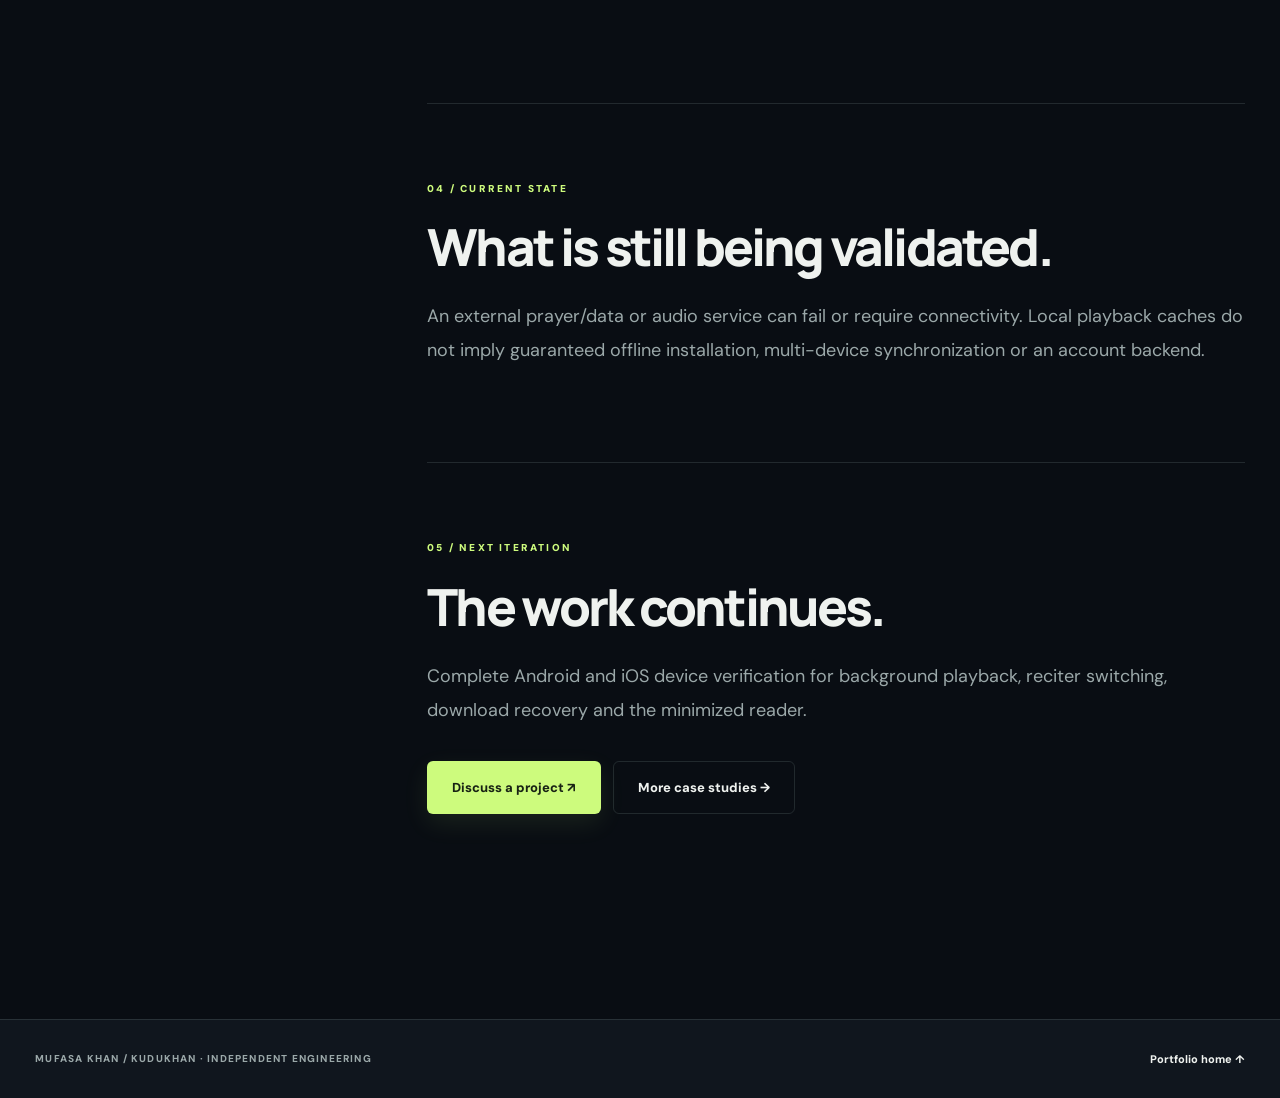
<file: case-studies/kudupray.html>
<!doctype html>
<html lang="en" data-theme="dark">
<head>
<meta charset="utf-8"><meta name="viewport" content="width=device-width,initial-scale=1">
<meta name="color-scheme" content="dark light">
<meta name="description" content="An Islamic companion bringing Qur’an reading, recitation, prayer tools and personal preferences into one interface.">
<link rel="canonical" href="https://mufasakhan.vercel.app/case-studies/kudupray.html">
<meta property="og:type" content="article"><meta property="og:title" content="KuduPray — Engineering case study">
<meta property="og:description" content="An Islamic companion bringing Qur’an reading, recitation, prayer tools and personal preferences into one interface."><meta property="og:url" content="https://mufasakhan.vercel.app/case-studies/kudupray.html">
<title>KuduPray — Engineering Case Study | Mufasa Khan</title>
<link rel="icon" type="image/svg+xml" href="/assets/favicon.svg">
<link rel="preconnect" href="https://fonts.googleapis.com">
<link rel="preconnect" href="https://fonts.gstatic.com" crossorigin>
<link href="https://fonts.googleapis.com/css2?family=DM+Sans:wght@400;500;600;700&family=Manrope:wght@400;500;600;700;800&family=Caveat:wght@500;600&display=swap" rel="stylesheet">
<link rel="stylesheet" href="/assets/portfolio.css">
<link rel="stylesheet" href="/assets/case-studies.css">
<script src="/assets/case-studies.js" defer></script>
</head>
<body class="case-body">
<a class="skip-link" href="#case-main">Skip to case study</a>
<header class="case-topbar"><div class="shell case-topbar-inner"><a class="case-home" href="/#work" aria-label="Back to portfolio work"><span class="case-mark">MK.</span><span>PORTFOLIO / FIELD NOTES</span></a><nav aria-label="Case study navigation"><a href="/case-studies/">All case studies</a><a href="/resume.html">Résumé</a><a class="case-contact" href="/#contact">Let's talk <svg class="ui-icon" viewBox="0 0 24 24" aria-hidden="true" focusable="false"><use href="/assets/icons.svg#icon-arrow-up-right"></use></svg></a></nav></div></header>
<main id="case-main">
<section class="shell case-hero" aria-labelledby="case-title">
<div class="case-hero-top"><p class="kicker"><span>CASE STUDY / </span> FAITH AND EVERYDAY UTILITY</p><span class="case-live-state">Next.js application</span></div>
<h1 id="case-title">KuduPray<span>.</span></h1>
<p class="case-lede">An Islamic companion bringing Qur’an reading, recitation, prayer tools and personal preferences into one interface.</p>
<div class="case-chips"><span>Next.js</span><span>React</span><span>JavaScript</span><span>Browser storage</span></div>
<div class="case-hero-links"><a class="button primary" href="https://github.com/KuduKhan/kudupray-frontend" target="_blank" rel="noopener noreferrer">Explore source code ↗</a><a class="button outline" href="https://kudupray.vercel.app/" target="_blank" rel="noopener noreferrer">View public application ↗</a></div>
</section>
<div class="shell"><div class="case-evidence case-captures" data-showcase="kudupray">
 <figure class="case-capture desktop"><img src="/assets/showcase/kudupray-desktop.jpg" width="1440" height="900" loading="lazy" decoding="async" alt="Actual KuduPray public homepage captured in a desktop browser"><figcaption>Actual desktop capture · 28 Oct 2026 · <a href="https://kudupray.vercel.app/" target="_blank" rel="noopener noreferrer">View source website ↗</a></figcaption></figure>
 <figure class="case-capture mobile"><img src="/assets/showcase/kudupray-mobile.jpg" width="390" height="844" loading="lazy" decoding="async" alt="Actual KuduPray public homepage captured at phone width"><figcaption>Actual phone capture · 390px viewport</figcaption></figure>
 </div></div>
<section class="shell case-facts" aria-label="Project highlights"><div class="case-stat"><span>01</span><strong>15 sections</strong><small>Editable React application structure</small></div><div class="case-stat"><span>02</span><strong>Audio behaviors</strong><small>Streaming plus cache/retry coverage</small></div><div class="case-stat"><span>03</span><strong>Local preferences</strong><small>Browser-based personal settings</small></div></section>
<div class="shell case-layout">
<nav class="case-toc" aria-label="On this page"><span>IN THIS STORY</span><a href="#challenge">01 · The challenge</a><a href="#approach">02 · The approach</a><a href="#evidence">03 · Source evidence</a><a href="#boundaries">04 · Current boundaries</a><a href="#next">05 · What's next</a></nav>
<article class="case-story">
<section id="challenge"><p class="case-section-eyebrow">01 / THE PROBLEM</p><h2>Why this project matters.</h2><p>Daily-use companion software should remain responsive and dependable across phone and desktop. KuduPray focuses on accessible navigation, reading comfort and audio behavior without treating external services as guaranteed offline capabilities.</p><div class="case-quote">Keep essential reading, prayer and audio utilities coherent while upgrading the app's frontend architecture.</div></section>
<section id="approach"><p class="case-section-eyebrow">02 / THE EXECUTION</p><h2>Design decisions that shape the build.</h2><ol class="case-decisions"><li><h3>Migrate without losing function</h3><p>Convert the original static interface to editable Next.js App Router sections while retaining the working browser runtime.</p></li>
<li><h3>Respect user preferences</h3><p>Preserve theme, reciter, reading and playback controls in local browser storage.</p></li>
<li><h3>Test audio edge cases</h3><p>Cover streaming, buffering, cache replay, cancellation and downloads with regression tests.</p></li></ol></section>
<section id="evidence"><p class="case-section-eyebrow">03 / VERIFY THE WORK</p><h2>Source, not vanity metrics.</h2><p>The public description summarizes the linked code and release notes. It does not claim unverified users, revenue, performance gains or production certification.</p><ul class="case-proof"><li><a href="https://github.com/KuduKhan/kudupray-frontend" target="_blank" rel="noopener noreferrer">Project repository <span aria-hidden="true">↗</span></a></li><li><a href="https://github.com/KuduKhan/kudupray-frontend/blob/main/README.md" target="_blank" rel="noopener noreferrer">Application README <span aria-hidden="true">↗</span></a></li></ul></section>
<section id="boundaries"><p class="case-section-eyebrow">04 / CURRENT STATE</p><h2>What is still being validated.</h2><p>An external prayer/data or audio service can fail or require connectivity. Local playback caches do not imply guaranteed offline installation, multi-device synchronization or an account backend.</p></section>
<section id="next"><p class="case-section-eyebrow">05 / NEXT ITERATION</p><h2>The work continues.</h2><p>Complete Android and iOS device verification for background playback, reciter switching, download recovery and the minimized reader.</p><div class="case-end-links"><a class="button primary" href="/#contact">Discuss a project ↗</a><a class="button outline" href="/case-studies/">More case studies →</a></div></section>
</article>
</div></main>
<footer class="case-footer"><div class="shell case-footer-inner"><span>MUFASA KHAN / KUDUKHAN · INDEPENDENT ENGINEERING</span><a href="/">Portfolio home ↑</a></div></footer>
</body></html>
</file>
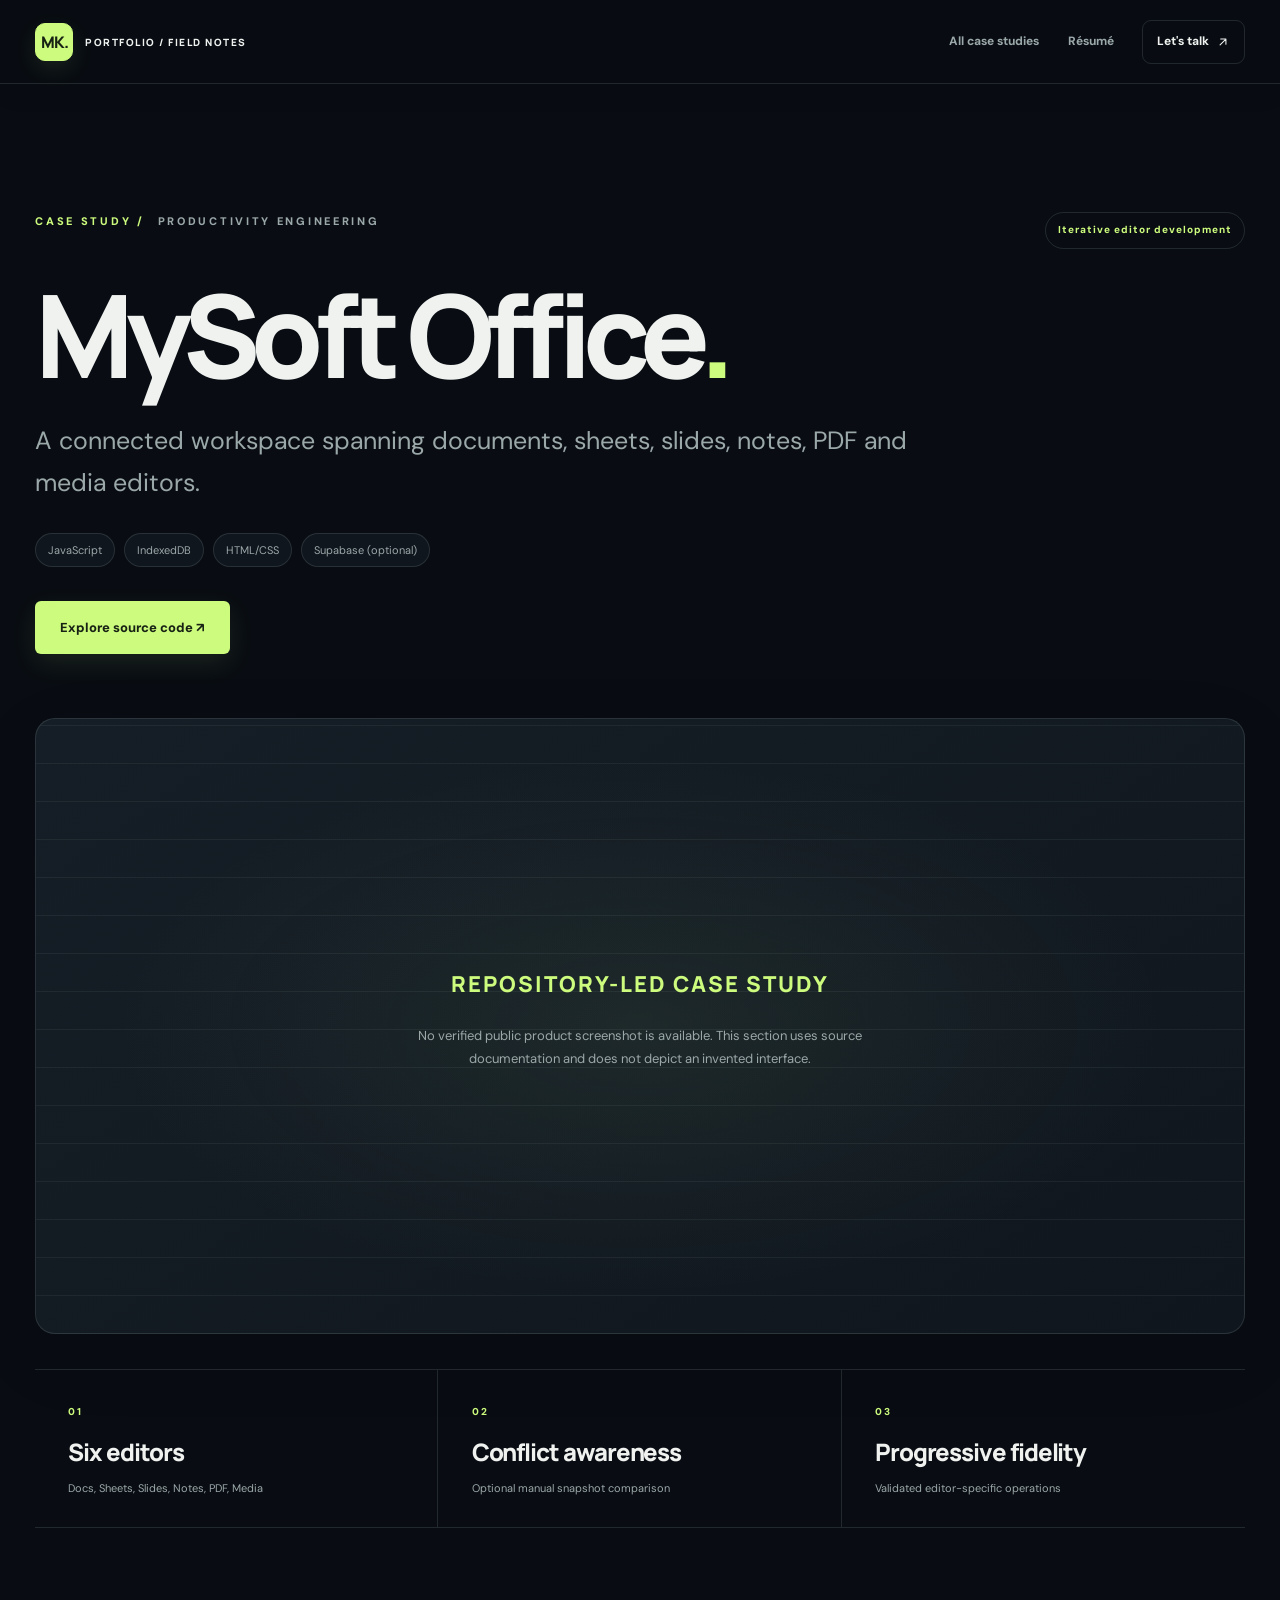
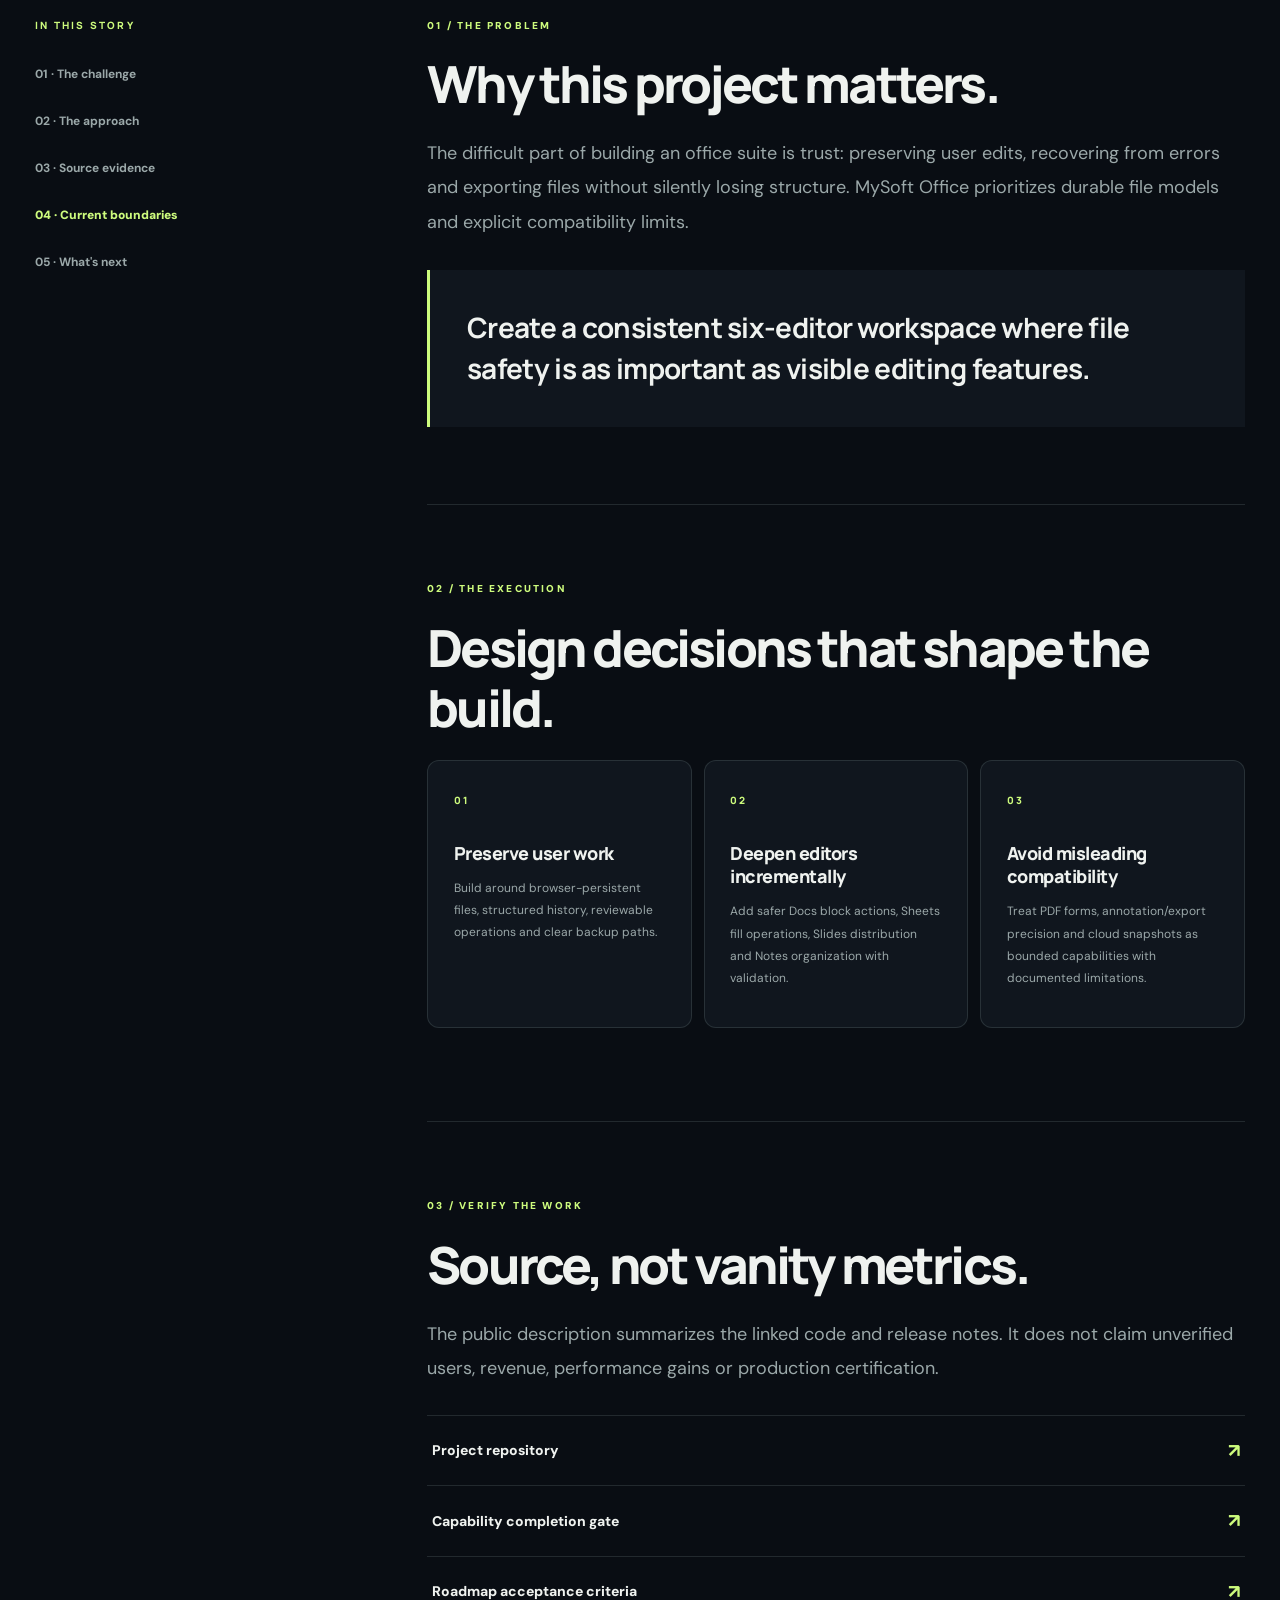
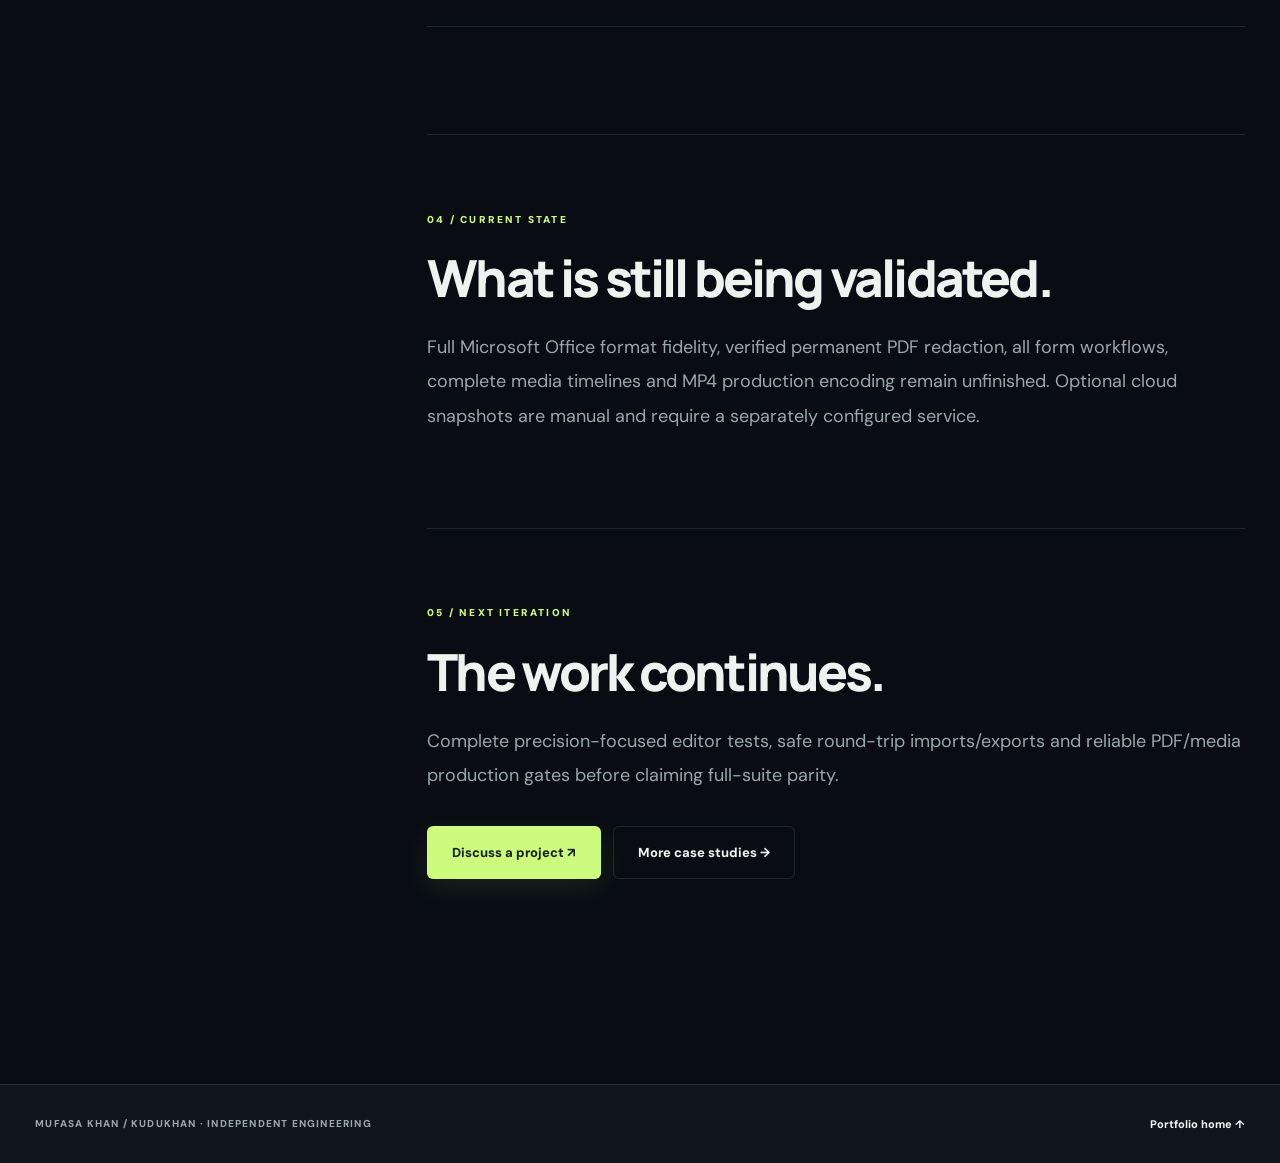
<file: case-studies/mysoft-office.html>
<!doctype html>
<html lang="en" data-theme="dark">
<head>
<meta charset="utf-8"><meta name="viewport" content="width=device-width,initial-scale=1">
<meta name="color-scheme" content="dark light">
<meta name="description" content="A connected workspace spanning documents, sheets, slides, notes, PDF and media editors.">
<link rel="canonical" href="https://mufasakhan.vercel.app/case-studies/mysoft-office.html">
<meta property="og:type" content="article"><meta property="og:title" content="MySoft Office — Engineering case study">
<meta property="og:description" content="A connected workspace spanning documents, sheets, slides, notes, PDF and media editors."><meta property="og:url" content="https://mufasakhan.vercel.app/case-studies/mysoft-office.html">
<title>MySoft Office — Engineering Case Study | Mufasa Khan</title>
<link rel="icon" type="image/svg+xml" href="/assets/favicon.svg">
<link rel="preconnect" href="https://fonts.googleapis.com">
<link rel="preconnect" href="https://fonts.gstatic.com" crossorigin>
<link href="https://fonts.googleapis.com/css2?family=DM+Sans:wght@400;500;600;700&family=Manrope:wght@400;500;600;700;800&family=Caveat:wght@500;600&display=swap" rel="stylesheet">
<link rel="stylesheet" href="/assets/portfolio.css">
<link rel="stylesheet" href="/assets/case-studies.css">
<script src="/assets/case-studies.js" defer></script>
</head>
<body class="case-body">
<a class="skip-link" href="#case-main">Skip to case study</a>
<header class="case-topbar"><div class="shell case-topbar-inner"><a class="case-home" href="/#work" aria-label="Back to portfolio work"><span class="case-mark">MK.</span><span>PORTFOLIO / FIELD NOTES</span></a><nav aria-label="Case study navigation"><a href="/case-studies/">All case studies</a><a href="/resume.html">Résumé</a><a class="case-contact" href="/#contact">Let's talk <svg class="ui-icon" viewBox="0 0 24 24" aria-hidden="true" focusable="false"><use href="/assets/icons.svg#icon-arrow-up-right"></use></svg></a></nav></div></header>
<main id="case-main">
<section class="shell case-hero" aria-labelledby="case-title">
<div class="case-hero-top"><p class="kicker"><span>CASE STUDY / </span> PRODUCTIVITY ENGINEERING</p><span class="case-live-state">Iterative editor development</span></div>
<h1 id="case-title">MySoft Office<span>.</span></h1>
<p class="case-lede">A connected workspace spanning documents, sheets, slides, notes, PDF and media editors.</p>
<div class="case-chips"><span>JavaScript</span><span>IndexedDB</span><span>HTML/CSS</span><span>Supabase (optional)</span></div>
<div class="case-hero-links"><a class="button primary" href="https://github.com/KuduKhan/mysoft-office" target="_blank" rel="noopener noreferrer">Explore source code ↗</a></div>
</section>
<div class="shell"><div class="case-evidence evidence-source"><div class="evidence-fallback"><span>REPOSITORY-LED CASE STUDY</span><p>No verified public product screenshot is available. This section uses source documentation and does not depict an invented interface.</p></div></div></div>
<section class="shell case-facts" aria-label="Project highlights"><div class="case-stat"><span>01</span><strong>Six editors</strong><small>Docs, Sheets, Slides, Notes, PDF, Media</small></div><div class="case-stat"><span>02</span><strong>Conflict awareness</strong><small>Optional manual snapshot comparison</small></div><div class="case-stat"><span>03</span><strong>Progressive fidelity</strong><small>Validated editor-specific operations</small></div></section>
<div class="shell case-layout">
<nav class="case-toc" aria-label="On this page"><span>IN THIS STORY</span><a href="#challenge">01 · The challenge</a><a href="#approach">02 · The approach</a><a href="#evidence">03 · Source evidence</a><a href="#boundaries">04 · Current boundaries</a><a href="#next">05 · What's next</a></nav>
<article class="case-story">
<section id="challenge"><p class="case-section-eyebrow">01 / THE PROBLEM</p><h2>Why this project matters.</h2><p>The difficult part of building an office suite is trust: preserving user edits, recovering from errors and exporting files without silently losing structure. MySoft Office prioritizes durable file models and explicit compatibility limits.</p><div class="case-quote">Create a consistent six-editor workspace where file safety is as important as visible editing features.</div></section>
<section id="approach"><p class="case-section-eyebrow">02 / THE EXECUTION</p><h2>Design decisions that shape the build.</h2><ol class="case-decisions"><li><h3>Preserve user work</h3><p>Build around browser-persistent files, structured history, reviewable operations and clear backup paths.</p></li>
<li><h3>Deepen editors incrementally</h3><p>Add safer Docs block actions, Sheets fill operations, Slides distribution and Notes organization with validation.</p></li>
<li><h3>Avoid misleading compatibility</h3><p>Treat PDF forms, annotation/export precision and cloud snapshots as bounded capabilities with documented limitations.</p></li></ol></section>
<section id="evidence"><p class="case-section-eyebrow">03 / VERIFY THE WORK</p><h2>Source, not vanity metrics.</h2><p>The public description summarizes the linked code and release notes. It does not claim unverified users, revenue, performance gains or production certification.</p><ul class="case-proof"><li><a href="https://github.com/KuduKhan/mysoft-office" target="_blank" rel="noopener noreferrer">Project repository <span aria-hidden="true">↗</span></a></li><li><a href="https://github.com/KuduKhan/mysoft-office/blob/main/CAPABILITY_COMPLETION_GATE.md" target="_blank" rel="noopener noreferrer">Capability completion gate <span aria-hidden="true">↗</span></a></li><li><a href="https://github.com/KuduKhan/mysoft-office/blob/main/ROADMAP_ACCEPTANCE.md" target="_blank" rel="noopener noreferrer">Roadmap acceptance criteria <span aria-hidden="true">↗</span></a></li></ul></section>
<section id="boundaries"><p class="case-section-eyebrow">04 / CURRENT STATE</p><h2>What is still being validated.</h2><p>Full Microsoft Office format fidelity, verified permanent PDF redaction, all form workflows, complete media timelines and MP4 production encoding remain unfinished. Optional cloud snapshots are manual and require a separately configured service.</p></section>
<section id="next"><p class="case-section-eyebrow">05 / NEXT ITERATION</p><h2>The work continues.</h2><p>Complete precision-focused editor tests, safe round-trip imports/exports and reliable PDF/media production gates before claiming full-suite parity.</p><div class="case-end-links"><a class="button primary" href="/#contact">Discuss a project ↗</a><a class="button outline" href="/case-studies/">More case studies →</a></div></section>
</article>
</div></main>
<footer class="case-footer"><div class="shell case-footer-inner"><span>MUFASA KHAN / KUDUKHAN · INDEPENDENT ENGINEERING</span><a href="/">Portfolio home ↑</a></div></footer>
</body></html>
</file>
<file: assets/portfolio.css>
/* SOURCE: assets/styles.css — generated; edit original source */
:root{font-synthesis:none;--bg:#090d13;--panel:#10161e;--panel-2:#151e26;--text:#eff2ef;--muted:#9ba8a9;--subtle:#6e7e7f;--border:rgba(202,228,219,.13);--accent:#cdfb7d;--accent-ink:#182214;--white:#fff;--header:rgba(9,13,19,.74);--shadow:0 32px 90px rgba(0,0,0,.32)}
:root[data-theme=light]{--bg:#f4f5f0;--panel:#fff;--panel-2:#ecf0e9;--text:#182424;--muted:#596867;--subtle:#748180;--border:rgba(19,53,45,.17);--accent:#456a28;--accent-ink:#fff;--white:#fff;--header:rgba(244,245,240,.84);--shadow:0 26px 70px rgba(24,47,34,.10)}
*,*::before,*::after{box-sizing:border-box}html{scroll-behavior:smooth;scroll-padding-top:95px}body{margin:0;color:var(--text);background:var(--bg);font-family:"DM Sans",system-ui,-apple-system,sans-serif;font-size:16px;line-height:1.65;overflow-x:hidden}body:has(.mobile-nav.open){overflow:hidden}button,input{font:inherit}button{cursor:pointer}a{color:inherit;text-decoration:none}a,button{ -webkit-tap-highlight-color:transparent}a:focus-visible,button:focus-visible{outline:2px solid var(--accent);outline-offset:5px}::selection{background:var(--accent);color:var(--accent-ink)}.shell{width:min(100% - 88px,1440px);margin-inline:auto}.sr-only{position:absolute!important;width:1px;height:1px;padding:0;margin:-1px;overflow:hidden;clip:rect(0,0,0,0);white-space:nowrap;border:0}
.skip-link{position:fixed;top:-100px;left:15px;z-index:200;padding:12px 16px;border-radius:8px;background:var(--accent);color:var(--accent-ink)}.skip-link:focus{top:15px}.noise{position:fixed;inset:0;pointer-events:none;opacity:.22;z-index:45;background-image:url("data:image/svg+xml,%3Csvg viewBox='0 0 180 180' xmlns='http://www.w3.org/2000/svg'%3E%3Cfilter id='n'%3E%3CfeTurbulence type='fractalNoise' baseFrequency='.88' numOctaves='3' stitchTiles='stitch'/%3E%3C/filter%3E%3Crect width='100%25' height='100%25' opacity='.13' filter='url(%23n)'/%3E%3C/svg%3E")}.reading-progress{position:fixed;top:0;left:0;height:2px;width:0;background:var(--accent);z-index:110;transition:width .12s linear}.site-header{position:sticky;top:0;z-index:90;background:var(--header);border-bottom:1px solid var(--border);backdrop-filter:blur(22px) saturate(165%);-webkit-backdrop-filter:blur(22px) saturate(165%)}.header-inner{display:flex;align-items:center;justify-content:space-between;height:92px;gap:26px;position:relative;z-index:2}.brand{display:inline-flex;align-items:center;gap:12px;flex-shrink:0}.brand-mark{height:43px;width:43px;display:grid;place-items:center;border:1px solid var(--accent);transform:rotate(-9deg);border-radius:12px;color:var(--accent);background:rgba(181,242,119,.05)}.brand-mark span{font:800 14px "Manrope",sans-serif;letter-spacing:-1px;transform:rotate(9deg)}.brand-copy{display:flex;flex-direction:column;line-height:1.05;gap:6px}.brand-copy strong{font:800 20px "Manrope",sans-serif;letter-spacing:-1.1px}.brand-dot{color:var(--accent)}.brand-copy small{font-size:8.5px;letter-spacing:2.4px;font-weight:700;color:var(--muted)}.desktop-nav,.header-actions{display:flex;align-items:center}.desktop-nav{gap:40px;margin-inline:auto}.desktop-nav a{font-size:13px;font-weight:700;color:var(--muted);transition:color .25s}.desktop-nav a:hover,.desktop-nav a.is-active{color:var(--text)}.header-actions{gap:18px}.icon-button{display:grid;place-items:center;background:transparent;color:var(--text);border:1px solid var(--border);width:42px;height:42px;border-radius:50%}.theme-toggle svg{width:19px;height:19px}.theme-sun{display:none}:root[data-theme=light] .theme-sun{display:block}:root[data-theme=light] .theme-moon{display:none}.header-cta{background:var(--accent);color:var(--accent-ink);padding:12px 19px;border-radius:99px;font-size:12px;font-weight:800;white-space:nowrap}.header-cta span{padding-left:16px}.menu-toggle{display:none;position:relative}.menu-toggle span{width:16px;height:1.5px;background:currentColor;position:absolute;transition:transform .2s}.menu-toggle span:first-child{transform:translateY(-4px)}.menu-toggle span:last-child{transform:translateY(4px)}.menu-toggle[aria-expanded=true] span:first-child{transform:rotate(45deg)}.menu-toggle[aria-expanded=true] span:last-child{transform:rotate(-45deg)}.mobile-nav{display:none}
.hero{position:relative;min-height:min(790px,calc(100svh - 92px));display:grid;grid-template-columns:1.03fr .97fr;gap:4%;align-items:center;padding-top:110px;padding-bottom:122px}.hero-glow{pointer-events:none;position:absolute;width:740px;height:750px;right:-16%;top:-19%;background:radial-gradient(ellipse,rgba(175,228,131,.055),transparent 63%)}.hero-copy{position:relative;z-index:2}.eyebrow,.kicker{font-size:11px;letter-spacing:2.7px;font-weight:800;display:flex;align-items:center;gap:13px}.eyebrow{color:var(--accent);margin:0 0 30px}.pulse-dot{background:var(--accent);width:7px;height:7px;flex-shrink:0;border-radius:50%;box-shadow:0 0 0 5px rgba(205,251,125,.13);animation:pulse 2.5s ease-in-out infinite}.eyebrow-line{height:1px;width:32px;background:var(--border)}.hero h1{font:800 clamp(52px,5.2vw,94px)/1.13 "Manrope",sans-serif;letter-spacing:-.075em;margin:0 0 30px;white-space:nowrap}.hero h1 em,.contact-main h2 em{font-style:normal;color:var(--accent)}.hero h1>span:not(.outlined-word){color:var(--text)}.outlined-word{color:transparent;-webkit-text-stroke:1.4px var(--accent);text-shadow:0 0 75px rgba(205,251,125,.18)}.hero-description{font-size:16px;color:var(--muted);max-width:565px;margin:0;line-height:1.9}.hero-description strong{color:var(--text);font-weight:600}.hero-buttons{display:flex;gap:12px;align-items:center;flex-wrap:wrap;margin-top:36px}.button{min-height:53px;padding:0 24px;border-radius:6px;font-size:13px;font-weight:800;display:inline-flex;align-items:center;justify-content:center;gap:24px;transition:transform .25s,background .25s,border .25s;border:1px solid transparent;white-space:nowrap}.button:hover{transform:translateY(-3px)}.button.primary{background:var(--accent);color:var(--accent-ink)}.button.ghost{border-color:var(--border);color:var(--text)}.button.ghost:hover,.button.outline:hover{border-color:var(--accent)}.button.outline{border-color:var(--border);color:var(--text)}.button.secondary{background:var(--panel-2);border-color:var(--border);color:var(--text)}.hero-foot{margin-top:58px;display:flex;align-items:center;gap:20px}.avatars{display:flex;padding-left:10px}.avatars span{height:34px;width:34px;margin-left:-10px;border-radius:50%;display:grid;place-items:center;font:800 11px "Manrope",sans-serif;border:2px solid var(--bg);color:#102019;background:#b5d9b3}.avatars span:nth-child(2){background:#b6c5dc}.avatars span:nth-child(3){background:#e6d0a7}.hero-foot p{font-size:11px;line-height:1.7;margin:0;color:var(--subtle)}.hero-foot strong{color:var(--text);font-weight:700}
.hero-art{width:100%;aspect-ratio:1/1;max-height:610px;min-width:0;position:relative;isolation:isolate;border:1px solid var(--border);background:radial-gradient(circle at 50% 49%,rgba(205,251,125,.075),transparent 42%),linear-gradient(145deg,rgba(156,215,167,.035),transparent 65%);overflow:hidden;border-radius:4px}.hero-art:before{content:"";position:absolute;inset:0;background-image:linear-gradient(var(--border) 1px,transparent 1px),linear-gradient(90deg,var(--border) 1px,transparent 1px);background-size:46px 46px;mask-image:radial-gradient(circle,black,transparent 75%);opacity:.36}.orbit{position:absolute;border:1px solid rgba(176,213,196,.23);border-radius:50%;top:50%;left:50%;transform:translate(-50%,-50%);aspect-ratio:1}.orbit-outer{width:82%;border-style:dashed;animation:spin 95s linear infinite}.orbit-middle{width:64%;border-color:rgba(205,251,125,.21)}.orbit-inner{width:44%;border-color:rgba(205,251,125,.38);box-shadow:0 0 80px rgba(176,251,125,.055) inset}.orbit-middle::after{content:"";position:absolute;top:11%;left:13%;width:9px;height:9px;background:var(--accent);border-radius:50%;box-shadow:0 0 18px var(--accent)}.orbit-cross{position:absolute;background:var(--border)}.orbit-h{width:100%;height:1px;top:50%}.orbit-v{height:100%;width:1px;left:50%}.orbit-center{position:absolute;top:50%;left:50%;transform:translate(-50%,-50%);width:40%;aspect-ratio:1;display:flex;align-items:center;justify-content:center;flex-direction:column;border-radius:50%;background:radial-gradient(circle,rgba(205,251,125,.12),var(--bg) 72%);border:1px solid var(--border);box-shadow:0 0 0 12px rgba(205,251,125,.025)}.orbit-kicker,.orbit-sub{color:var(--muted);font-size:clamp(6px,.7vw,9px);letter-spacing:1.5px;font-weight:800;white-space:nowrap}.orbit-logo{font:800 clamp(46px,6.3vw,100px)/1.5 "Manrope",sans-serif;letter-spacing:-.14em;padding-right:.14em}.orbit-logo span{color:var(--accent);font-size:.34em;vertical-align:top;letter-spacing:0;margin:0 .07em}.satellite{position:absolute;background:var(--panel);border:1px solid var(--border);color:var(--text);padding:12px 13px;display:flex;align-items:center;gap:8px;font-size:clamp(7px,.65vw,10px);font-weight:800;letter-spacing:.7px;white-space:nowrap;box-shadow:var(--shadow)}.satellite b{color:var(--subtle);padding-left:12px}.sat-dot{width:5px;height:5px;background:var(--accent);border-radius:50%}.sat-one{top:22%;right:2%}.sat-two{left:2%;top:58%}.sat-three{bottom:11%;right:9%}.art-coordinate{position:absolute;font-size:9px;font-weight:800;letter-spacing:2px;color:var(--subtle)}.art-coordinate.top-left{top:22px;left:22px}.art-coordinate.bottom-right{bottom:22px;right:22px}.art-corner{width:20px;height:20px;position:absolute;border-color:var(--accent);opacity:.9}.corner-tl{top:0;left:0;border-top:2px solid;border-left:2px solid}.corner-tr{top:0;right:0;border-top:2px solid;border-right:2px solid}.corner-bl{bottom:0;left:0;border-bottom:2px solid;border-left:2px solid}.corner-br{bottom:0;right:0;border-bottom:2px solid;border-right:2px solid}.scroll-cue{position:absolute;bottom:29px;left:0;display:flex;align-items:center;gap:15px;font-size:9px;letter-spacing:2px;color:var(--subtle);font-weight:800}.scroll-line{width:45px;height:1px;background:var(--accent)}
.marquee{border-block:1px solid var(--border);overflow:hidden;background:var(--panel);padding:22px 0}.marquee-track{width:max-content;display:flex;align-items:center;gap:35px;animation:marquee 35s linear infinite}.marquee-track span{font-size:13px;font-weight:800;letter-spacing:2px;white-space:nowrap;color:var(--muted)}.marquee-track i{color:var(--accent);font-size:20px;font-style:normal}
.section{padding-block:132px}.section-top{display:flex;align-items:end;justify-content:space-between;gap:56px;margin-bottom:55px}.kicker{color:var(--muted);margin:0 0 19px}.kicker span{color:var(--accent)}h2{font:800 clamp(40px,4.4vw,72px)/1.15 "Manrope",sans-serif;letter-spacing:-.065em;margin:0}.serif-accent{font-family:"Caveat",cursive;font-weight:500;letter-spacing:-.045em;font-size:1.22em;line-height:.8;color:var(--accent)}.section-intro{max-width:390px;margin:0 0 5px;color:var(--muted);font-size:14px;line-height:1.95}.filter-bar{display:flex;align-items:center;gap:6px;border-bottom:1px solid var(--border);margin-bottom:30px;overflow:auto;scrollbar-width:none}.filter{border:0;border-bottom:2px solid transparent;background:transparent;color:var(--muted);padding:15px 19px 17px;font-size:12px;font-weight:700;white-space:nowrap}.filter:first-child{padding-left:0}.filter.active{color:var(--accent);border-color:var(--accent)}.filter span{font-size:10px;opacity:.6;margin-left:5px}.projects-grid{display:grid;grid-template-columns:repeat(4,minmax(0,1fr));gap:22px}.project-card{position:relative;border:1px solid var(--border);background:var(--panel);border-radius:7px;overflow:hidden;transition:transform .3s,border-color .3s,box-shadow .3s}.project-card:hover{transform:translateY(-5px);border-color:rgba(205,251,125,.48);box-shadow:var(--shadow)}.project-card[hidden]{display:none!important}.project-card.featured{grid-column:span 2}.project-card.wide{grid-column:span 4;display:grid;grid-template-columns:1.05fr .95fr}.project-visual{height:320px;position:relative;overflow:hidden;padding:25px}.visual-topline{display:flex;justify-content:space-between;gap:10px;color:rgba(255,255,255,.67);font-size:9px;font-weight:800;letter-spacing:1.4px;position:relative;z-index:3}.visual-homes{background:#203c35}.visual-homes:before{content:"";position:absolute;width:460px;height:460px;border-radius:50%;background:#5c9a7c;filter:blur(110px);opacity:.65;left:-50px;top:-250px}.visual-grain{position:absolute;inset:0;opacity:.1;background:repeating-linear-gradient(90deg,transparent,transparent 4px,rgba(255,255,255,.05) 4px,rgba(255,255,255,.05) 5px)}.mock-window{position:relative;z-index:2;display:flex;width:86%;height:245px;margin:43px auto 0;transform:rotate(-5deg);box-shadow:0 20px 60px rgba(0,0,0,.3);background:#f0f4e7;border-radius:12px;overflow:hidden;border:5px solid #344942}.mock-sidebar{background:#223a32;width:18%;padding:15px 12px;display:flex;flex-direction:column;gap:14px}.mock-square{width:26px;height:26px;color:#ecf4d6;display:grid;place-items:center;border:1px solid rgba(255,255,255,.2);border-radius:8px;font-weight:900}.mock-line{height:5px;width:100%;background:rgba(255,255,255,.24);border-radius:9px}.mock-line.short{width:66%}.mock-body{padding:20px;flex:1;color:#34473b}.mock-row{display:flex;justify-content:space-between;align-items:center;font-size:11px}.mock-row strong{font-weight:800}.mock-row span{color:#82988b}.mock-metrics{display:flex;gap:10px;margin-top:20px}.mock-metrics span{background:#fff;border-radius:5px;flex:1;padding:9px}.mock-metrics b{display:block;font-size:6px;letter-spacing:1px;color:#8e9d92}.mock-metrics em{font-size:18px;font-style:normal;font-weight:900}.mock-chart{display:flex;align-items:end;gap:9px;height:52px;margin-top:16px;border-bottom:1px solid #becabd}.mock-chart div{width:11%;height:38%;background:#8dae92;border-radius:2px 2px 0 0}.mock-chart div:nth-child(2){height:70%}.mock-chart div:nth-child(3){height:52%}.mock-chart div:nth-child(4){height:87%;background:#476b4d}.mock-chart div:nth-child(5){height:65%}.mock-chart div:nth-child(6){height:95%;background:#476b4d}.mock-chart div:nth-child(7){height:77%}.visual-watermark{position:absolute;bottom:-55px;right:-10px;font:900 190px "Manrope",sans-serif;color:rgba(255,255,255,.045);letter-spacing:-20px;z-index:1}.visual-uni{background:#30284a}.visual-uni:before{content:"";position:absolute;inset:-35%;background:radial-gradient(circle,rgba(204,171,255,.3),transparent 53%)}.uni-art{position:absolute;inset:0;display:grid;place-items:center}.uni-ring{position:absolute;top:50%;left:50%;border:1px solid rgba(236,215,255,.3);border-radius:50%;transform:translate(-50%,-50%)}.ring-a{width:220px;height:220px}.ring-b{width:290px;height:290px;border-style:dashed}.ring-c{width:360px;height:360px;opacity:.3}.uni-seal{font:800 90px "Manrope",sans-serif;letter-spacing:-9px;color:#e9ddff}.uni-seal span{font-size:26px;vertical-align:top;color:#c5ffaf;letter-spacing:0}.uni-caption{position:absolute;bottom:34px;font-size:10px;font-weight:800;letter-spacing:4px;color:#ede3ff}.uni-caption span{color:#ceff9c;margin:0 8px}.visual-office{background:#d7e8e0;min-height:350px}.visual-office .visual-topline{color:#5c7565}.office-art{position:absolute;inset:55px 16px 0}.office-window{position:absolute;background:#fff;border:1px solid #c7d8d0;border-radius:10px;box-shadow:0 18px 50px rgba(15,48,37,.17);overflow:hidden}.office-back{width:48%;height:185px;top:35px;right:0;transform:rotate(9deg)}.office-front{width:66%;height:250px;top:10px;left:6%;transform:rotate(-6deg)}.fake-top{height:35px;border-bottom:1px solid #e3eae5;display:flex;align-items:center;gap:6px;padding:0 15px;color:#546962;font-size:9px;font-weight:800}.fake-top i{width:5px;height:5px;background:#93aa9a;border-radius:50%}.fake-top span{margin-left:15px}.fake-slide{margin:20px;border-radius:6px;background:#e6ecdf;padding:15px}.fake-slide span{display:block;height:14px;background:#9faeb2;margin-bottom:15px}.doc-article{padding:23px 24px}.doc-article b{font:800 19px "Manrope",sans-serif;letter-spacing:-1px;color:#334e42;display:block;margin-bottom:18px}.doc-line{display:block;height:6px;background:#dde7df;margin-top:11px;width:72%;border-radius:5px}.doc-line.long{width:95%}.doc-line.medium{width:78%}.doc-line.short{width:44%}.project-content{padding:28px 28px 30px}.project-meta{font-size:9px;letter-spacing:1.4px;color:var(--subtle);font-weight:800;display:flex;justify-content:space-between;gap:12px;align-items:center}.status{font-size:9px;letter-spacing:1px;color:var(--accent)}.project-heading{display:flex;justify-content:space-between;align-items:center;gap:12px;margin-top:15px}.project-heading h3,.compact h3{font:800 clamp(23px,2vw,31px)/1.18 "Manrope",sans-serif;letter-spacing:-1.3px;margin:0}.round-link{flex-shrink:0;height:41px;width:41px;display:grid;place-items:center;border:1px solid var(--border);border-radius:50%;font-size:23px;transition:background .2s,color .2s}.round-link:hover{background:var(--accent);color:var(--accent-ink)}.project-content>p,.compact>p{font-size:13px;line-height:1.8;color:var(--muted);max-width:540px;min-height:47px}.project-foot{display:flex;justify-content:space-between;gap:20px;align-items:center;margin-top:24px}.tags{display:flex;gap:7px;flex-wrap:wrap}.tags span{padding:6px 10px;border:1px solid var(--border);border-radius:3px;font-size:10px;font-weight:700;color:var(--muted)}.text-link{font-weight:800;font-size:11px;white-space:nowrap;color:var(--accent)}.project-card.wide .project-visual{min-height:340px;height:100%}.project-card.wide .project-content{display:flex;flex-direction:column;justify-content:center;padding:40px}.project-card.wide .project-foot{flex-wrap:wrap}.compact{min-height:285px;padding:27px 25px 24px;display:flex;flex-direction:column}.compact .project-meta{margin-bottom:10px}.compact h3{font-size:23px;margin:3px 0 8px;display:flex;justify-content:space-between;gap:6px}.compact h3 a{font-size:24px;color:var(--accent)}.compact p{margin:0 0 21px;font-size:12px;flex:1}.compact-icon{height:57px;width:57px;display:grid;place-items:center;background:var(--panel-2);border:1px solid var(--border);border-radius:13px;font-size:31px;margin-bottom:24px;color:var(--accent);font-weight:900}.icon-amanah{color:#e2ae73}.icon-tok{color:#a5a2f1}.icon-music{color:#90bffa}.icon-pukka{color:#c8d8ff;font-size:20px;letter-spacing:-2px}.all-work-link{display:flex;justify-content:center;align-items:center;gap:16px;padding:32px 0 0;font-size:12px;font-weight:800}.all-work-link span{color:var(--accent);font-size:20px}
.expertise-section{background:var(--panel);border-block:1px solid var(--border)}.expertise-grid{display:grid;grid-template-columns:repeat(3,minmax(0,1fr));gap:18px}.expertise-card{padding:34px;min-height:450px;background:var(--bg);border:1px solid var(--border);border-radius:7px;display:flex;flex-direction:column;transition:border .3s,transform .3s}.expertise-card:hover{border-color:var(--accent);transform:translateY(-3px)}.expertise-index{display:flex;justify-content:space-between;font:800 12px "Manrope",sans-serif;color:var(--subtle)}.expertise-index span{font-size:25px;color:var(--accent)}.expertise-symbol{margin:38px 0 30px;width:70px;height:70px;border-radius:50%;border:1px solid var(--border);display:grid;place-items:center;font:800 25px "Manrope",sans-serif;color:var(--accent)}.expertise-card h3{font:800 clamp(23px,2.5vw,37px)/1.18 "Manrope",sans-serif;letter-spacing:-1.5px;margin:0 0 19px}.expertise-card p{color:var(--muted);font-size:13px;line-height:1.8;margin:0 0 25px}.capabilities{border-top:1px solid var(--border);padding-top:16px;margin-top:auto;display:flex;gap:9px;flex-wrap:wrap}.capabilities span{font-size:10px;color:var(--muted)}.capabilities span:not(:last-child)::after{content:" /";padding-left:8px;color:var(--accent)}.stack-row{display:flex;gap:45px;align-items:start;border-top:1px solid var(--border);margin-top:65px;padding-top:28px}.stack-row>span{font-size:10px;font-weight:900;letter-spacing:2px;color:var(--subtle);white-space:nowrap}.stack-row>span i{color:var(--accent);font-style:normal}.stack-row>div{display:flex;gap:10px;flex-wrap:wrap}.stack-row>div span{font-size:12px;font-weight:700;color:var(--muted);padding:8px 13px;border:1px solid var(--border);border-radius:30px}
.about-section{display:grid;grid-template-columns:.85fr 1.15fr;gap:clamp(50px,8vw,150px);align-items:center}.about-visual{min-height:600px;position:relative;border:1px solid var(--border);overflow:hidden;background:linear-gradient(145deg,#2d483d,#141f24 70%)}.about-mesh{position:absolute;inset:0;background:repeating-radial-gradient(ellipse at 50% 60%,transparent 0 28px,rgba(184,246,175,.12) 29px 30px);transform:rotate(-17deg) scale(1.6)}.about-initials{position:absolute;left:50%;top:45%;transform:translate(-50%,-50%) rotate(-12deg);font:900 clamp(100px,13vw,220px) "Manrope",sans-serif;letter-spacing:-.15em;color:#e9f9df;white-space:nowrap}.about-initials span{color:#cdfb7d}.about-sticker{position:absolute;right:25px;top:40px;font:600 29px "Caveat",cursive;color:#e9f9df;transform:rotate(10deg)}.about-sticker span{font-size:40px;color:#cdfb7d}.about-footer{display:flex;justify-content:space-between;position:absolute;bottom:27px;left:30px;right:30px;font-size:9px;letter-spacing:2px;font-weight:800;color:#c5d9cb}.about-copy h2{margin-bottom:38px}.about-copy>p:not(.kicker){font-size:14px;color:var(--muted);line-height:2;max-width:620px}.about-copy>p strong{color:var(--text)}.about-values{margin:40px 0;display:flex;flex-direction:column}.about-values>div{display:grid;grid-template-columns:32px 1fr;gap:0 15px;padding:13px 0;border-bottom:1px solid var(--border)}.about-values span{grid-row:span 2;color:var(--accent);font-weight:800;font-size:11px;margin-top:4px}.about-values strong{font:800 14px "Manrope",sans-serif}.about-values small{font-size:12px;color:var(--muted)}
.manifesto-section{background:var(--accent);color:var(--accent-ink);overflow:hidden}.manifesto-inner{padding-block:87px;position:relative}.manifesto-inner>p{font:900 10px "Manrope",sans-serif;letter-spacing:3px;opacity:.65;margin:0 0 25px}.manifesto-inner blockquote{font:800 clamp(33px,4.5vw,66px)/1.25 "Manrope",sans-serif;letter-spacing:-.065em;max-width:1020px;margin:0;position:relative;z-index:1}.manifesto-inner blockquote em{font-family:"Caveat",cursive;font-weight:600;font-size:1.3em;line-height:.85}.manifesto-symbol{position:absolute;font-size:400px;line-height:1;right:-80px;top:-100px;opacity:.14}
.contact-section{display:grid;grid-template-columns:1.3fr .7fr;gap:25px}.contact-main{padding:50px 0}.contact-main h2{font-size:clamp(45px,5.8vw,94px);margin-bottom:26px}.contact-main h2>span{color:var(--muted)}.contact-main>p:not(.kicker){font-size:14px;color:var(--muted);max-width:475px;margin:0 0 32px}.contact-email{font:800 clamp(20px,2.6vw,38px) "Manrope",sans-serif;letter-spacing:-1.5px;display:inline-flex;gap:18px;align-items:center;padding-bottom:11px;border-bottom:1px solid var(--accent);word-break:break-word}.contact-email span{color:var(--accent)}.contact-actions{display:flex;gap:12px;margin-top:35px;flex-wrap:wrap}.contact-side{min-height:420px;background:var(--panel);border:1px solid var(--border);padding:36px;display:flex;flex-direction:column;position:relative;overflow:hidden}.contact-orbit{color:var(--accent);font-size:145px;line-height:1;margin-bottom:auto;filter:drop-shadow(0 0 70px rgba(205,251,125,.2));animation:spin 55s linear infinite;width:fit-content}.contact-side>span{font-size:9px;letter-spacing:3px;color:var(--subtle);font-weight:800}.contact-side>strong{font:800 45px/1.08 "Manrope",sans-serif;letter-spacing:-3px;margin:15px 0 30px}.contact-bottom{display:flex;justify-content:space-between;border-top:1px solid var(--border);padding-top:19px;font-size:10px;letter-spacing:1.5px;font-weight:800;color:var(--muted)}.contact-bottom span:last-child{color:var(--accent);font-size:24px;line-height:1}
.site-footer{border-top:1px solid var(--border);background:var(--panel)}.footer-main{display:grid;grid-template-columns:1fr 1fr 1fr;gap:30px;align-items:start;padding:55px 0}.footer-main>p{font-size:13px;color:var(--muted);margin:0}.footer-links{justify-self:end;display:flex;gap:23px;font-size:12px;font-weight:700}.footer-links a:hover{color:var(--accent)}.footer-bottom{border-top:1px solid var(--border);padding:24px 0;display:flex;justify-content:space-between;align-items:center;gap:15px;font-size:9px;letter-spacing:1.6px;font-weight:800;color:var(--subtle)}.footer-bottom a{color:var(--text)}.footer-bottom a:hover{color:var(--accent)}.toast{position:fixed;bottom:22px;left:50%;transform:translate(-50%,25px);padding:12px 18px;background:var(--accent);color:var(--accent-ink);font-size:12px;font-weight:800;border-radius:6px;opacity:0;pointer-events:none;transition:transform .25s,opacity .25s;z-index:120}.toast.show{opacity:1;transform:translate(-50%,0)}
@keyframes pulse{50%{box-shadow:0 0 0 9px rgba(205,251,125,0)}}@keyframes spin{to{transform:translate(-50%,-50%) rotate(360deg)}}@keyframes marquee{to{transform:translateX(-50%)}}.contact-orbit{animation-name:contact-spin}@keyframes contact-spin{to{transform:rotate(360deg)}}
@media(max-width:1250px){.shell{width:min(100% - 60px,1440px)}.hero{gap:3%;min-height:700px}.hero h1{font-size:clamp(48px,5.4vw,80px)}.satellite{padding:9px 10px}.desktop-nav{gap:24px}.project-content{padding:25px}.compact{padding:24px 20px}}
@media(max-width:980px){.desktop-nav,.header-cta{display:none}.menu-toggle{display:grid}.site-header .header-inner{height:78px}.mobile-nav{position:fixed;top:78px;left:0;right:0;height:calc(100dvh - 78px);background:var(--bg);padding:30px max(30px,6vw);display:flex;flex-direction:column;gap:0;transform:translateY(-115%);visibility:hidden;opacity:0;transition:transform .3s,opacity .3s,visibility .3s;border-top:1px solid var(--border);z-index:1}.mobile-nav.open{transform:translateY(0);visibility:visible;opacity:1}.mobile-nav a{font:800 clamp(28px,5vw,50px) "Manrope",sans-serif;letter-spacing:-1.5px;padding:23px 0;border-bottom:1px solid var(--border);display:flex;justify-content:space-between;align-items:center}.mobile-nav a span{font:800 11px "DM Sans",sans-serif;color:var(--accent)}.hero{grid-template-columns:1fr;min-height:0;gap:65px;padding-top:100px}.hero h1{font-size:clamp(54px,9vw,88px)}.hero-description{max-width:670px}.hero-art{max-width:650px;margin:auto}.scroll-cue{bottom:36px}.section{padding-block:95px}.projects-grid{grid-template-columns:repeat(2,minmax(0,1fr))}.project-card.wide{grid-column:span 2}.project-card.featured{grid-column:span 1}.project-visual{height:260px}.project-card.wide .project-visual{min-height:300px}.project-card.wide .project-content{padding:26px}.project-foot{flex-wrap:wrap}.expertise-grid{gap:10px}.expertise-card{padding:25px}.about-section{gap:40px}.about-visual{min-height:550px}.contact-section{grid-template-columns:1fr .65fr}.contact-side{padding:25px}.contact-side>strong{font-size:36px}}
@media(max-width:720px){.shell{width:min(100% - 40px,1440px)}.header-inner{gap:15px}.brand-mark{height:38px;width:38px}.brand-copy strong{font-size:18px}.brand-copy small{font-size:7px}.header-actions{gap:9px}.hero{padding-top:72px;padding-bottom:105px;gap:55px}.eyebrow{font-size:9px;letter-spacing:1.4px;gap:9px}.hero h1{font-size:clamp(48px,10.8vw,72px);margin-bottom:24px}.hero-description{font-size:14px}.hero-buttons{margin-top:26px}.button{padding:0 16px;gap:14px}.hero-foot{margin-top:40px}.hero-art{width:100%}.satellite{font-size:7px}.orbit-kicker,.orbit-sub{font-size:6px}.orbit-logo{font-size:clamp(37px,12vw,90px)}.scroll-cue{bottom:35px}.section{padding-block:78px}.section-top{display:block;margin-bottom:36px}.section-intro{margin-top:25px;max-width:550px}.projects-grid{grid-template-columns:1fr;gap:15px}.project-card.featured,.project-card.wide{grid-column:span 1}.project-card.wide{display:block}.project-visual,.project-card.wide .project-visual{height:275px;min-height:0}.mock-window{height:230px}.project-content{padding:23px}.project-heading h3{font-size:27px}.project-foot{margin-top:19px}.compact{min-height:245px}.compact-icon{margin-bottom:17px}.expertise-grid{grid-template-columns:1fr}.expertise-card{min-height:0;padding:28px}.expertise-symbol{margin:20px 0}.capabilities{margin-top:13px}.stack-row{flex-direction:column;gap:18px}.about-section{grid-template-columns:1fr}.about-visual{min-height:450px}.about-initials{font-size:clamp(120px,28vw,240px)}.about-copy h2{margin-bottom:25px}.manifesto-inner{padding-block:75px}.manifesto-symbol{font-size:220px;top:-10px;right:-55px}.contact-section{grid-template-columns:1fr}.contact-main{padding:5px 0 20px}.contact-main h2{font-size:clamp(44px,10vw,78px)}.contact-email{font-size:clamp(19px,5.6vw,34px)}.contact-side{min-height:310px}.contact-orbit{font-size:95px}.contact-side>strong{font-size:39px}.footer-main{grid-template-columns:1fr 1fr;gap:25px}.footer-main>p{grid-column:1/3}.footer-links{justify-self:end;gap:15px;flex-wrap:wrap;justify-content:end}.footer-bottom{flex-wrap:wrap}.footer-bottom span:nth-child(2){display:none}}
@media(max-width:420px){.shell{width:min(100% - 32px,1440px)}.hero h1{font-size:clamp(33px,10vw,44px);white-space:normal}.hero-buttons{display:grid;grid-template-columns:1fr 1fr;gap:8px}.hero-buttons .button{font-size:11px;padding:0 10px;white-space:normal;line-height:1.25;text-align:center}.hero-art{max-height:385px}.satellite{padding:6px;gap:4px}.satellite b{padding-left:3px}.art-coordinate{font-size:7px}.orbit-logo{font-size:12vw}.filter{padding-inline:14px}.project-content{padding:21px}.visual-topline{font-size:7px}.contact-actions .button{font-size:11px}}
@media(prefers-reduced-motion:reduce){html{scroll-behavior:auto}*,*::before,*::after{animation-duration:.01ms!important;animation-iteration-count:1!important;transition-duration:.01ms!important}.marquee-track{animation:none}.orbit-outer{animation:none}}

/* SOURCE: assets/premium.css — generated; edit original source */
/* Design system extension — readable across 320px–4K, safe areas, accessible motion */
:root{--ease-out:cubic-bezier(.22,.8,.24,1)}
html{scroll-padding-top:calc(94px + env(safe-area-inset-top,0px))}
body{overflow-wrap:break-word;-webkit-font-smoothing:antialiased;text-rendering:optimizeLegibility}
button,a,input{touch-action:manipulation}
.shell{width:min(calc(100% - clamp(32px,5.5vw,104px)),1480px);max-width:1480px}
.section{padding-block:clamp(74px,8.5vw,140px)}
.hero{grid-template-columns:minmax(0,1.04fr) minmax(0,.96fr);min-height:min(810px,calc(100svh - 92px));padding-top:clamp(64px,7.5vw,116px)}
.hero-copy,.hero-art,.project-card,.project-content,.about-copy{min-width:0}
.hero h1{font-size:clamp(45px,5vw,92px);line-height:1.14;white-space:normal}
.hero-description{max-width:59ch}
.hero-art{max-width:100%}
.project-card{isolation:isolate;transition:transform .32s var(--ease-out),border-color .25s,box-shadow .25s}
.project-card:hover{transform:translateY(-4px)}
.project-card:focus-within{border-color:var(--accent)}
.project-heading h3,.compact h3,.contact-email{overflow-wrap:anywhere}
.button,.header-cta{transition:transform .25s var(--ease-out),background .2s,border-color .2s,box-shadow .2s}
.button.primary:hover,.header-cta:hover{box-shadow:0 12px 35px rgba(190,247,121,.17)}
.project-card[hidden]{display:none!important}
.project-card .project-content,.project-card.wide .project-content{min-width:0}
.project-brief-trigger{border:1px solid var(--border);background:transparent;color:var(--text);border-radius:5px;min-height:44px;padding:9px 15px;display:inline-flex;align-items:center;justify-content:space-between;gap:16px;align-self:flex-start;font:800 11px "DM Sans",sans-serif;cursor:pointer;margin-top:20px;transition:background .2s,border .2s}
.project-brief-trigger:hover{background:var(--accent);border-color:var(--accent);color:var(--accent-ink)}
.project-brief-trigger .brief-arrow{font-size:17px;color:var(--accent)}
.project-brief-trigger:hover .brief-arrow{color:var(--accent-ink)}
.project-card.featured .project-content,.project-card.wide .project-content{display:flex;align-items:flex-start;flex-direction:column}
.project-card.featured .project-content>*{width:100%}
.project-card.featured .project-content>.project-brief-trigger{width:auto}
.project-card.wide .project-content{justify-content:center}
.project-toolbar{display:flex;align-items:center;justify-content:space-between;gap:20px;margin:0 0 22px}
.project-search{display:flex;align-items:center;gap:12px;min-height:51px;width:min(100%,475px);padding:0 17px;border:1px solid var(--border);background:var(--panel);border-radius:8px;cursor:text}
.project-search:focus-within{border-color:var(--accent);box-shadow:0 0 0 3px rgba(175,231,115,.1)}
.project-search>span:first-child{font-size:25px;color:var(--accent)}
.project-search input{background:transparent;border:0;outline:none;color:var(--text);min-width:0;flex:1;width:100%;font:600 13px "DM Sans",sans-serif}
.project-search input::placeholder{color:var(--subtle)}
.project-count{font:800 10px "Manrope",sans-serif;color:var(--muted);letter-spacing:1.4px;white-space:nowrap;margin:0}
.project-empty{padding:54px 20px;text-align:center;border:1px dashed var(--border);background:var(--panel);border-radius:9px;margin:0 0 25px}
.project-empty[hidden]{display:none}
.project-empty>span{font-size:58px;color:var(--accent)}
.project-empty strong{display:block;font:800 21px "Manrope",sans-serif}
.project-empty p{font-size:13px;color:var(--muted)}
.project-empty button{margin-top:12px;border:1px solid var(--accent);padding:10px 20px;min-height:44px;color:var(--text);background:transparent;border-radius:5px;font-size:12px;font-weight:800}
.project-empty button:hover{background:var(--accent);color:var(--accent-ink)}
.filter{min-height:50px}
.filter:hover{color:var(--text)}
.quick-nav-trigger{display:flex;gap:8px;align-items:center;justify-content:center;width:auto;min-width:69px;padding:0 10px;border-radius:9px;background:var(--panel)}
.quick-nav-trigger svg{height:18px;width:18px;flex:none}
.quick-nav-hint{font:800 10px "DM Sans",sans-serif;color:var(--muted)}
.quick-nav-trigger:hover,.icon-button:hover{border-color:var(--accent);color:var(--accent)}
.floating-top{position:fixed;bottom:calc(23px + env(safe-area-inset-bottom,0px));right:calc(22px + env(safe-area-inset-right,0px));width:49px;height:49px;border:1px solid var(--border);background:var(--accent);color:var(--accent-ink);font:800 24px "Manrope",sans-serif;border-radius:50%;box-shadow:var(--shadow);z-index:80;opacity:0;transform:translateY(16px);pointer-events:none;transition:opacity .25s,transform .25s}
.floating-top.visible{opacity:1;transform:translateY(0);pointer-events:auto}
.studio-dialog{width:min(94vw,630px);max-width:630px;max-height:88dvh;max-height:88svh;border:1px solid var(--border);border-radius:15px;padding:0;margin:auto;background:var(--panel);color:var(--text);box-shadow:0 35px 100px rgba(0,0,0,.5);overflow:auto;overscroll-behavior:contain}
.studio-dialog::backdrop{background:rgba(2,8,10,.76);backdrop-filter:blur(10px)}
.studio-dialog[open]{animation:studio-entry .23s var(--ease-out)}
.dialog-inner{padding:clamp(22px,4vw,36px)}
.dialog-header{display:flex;gap:20px;align-items:flex-start;justify-content:space-between}
.dialog-eyebrow{font:800 10px "Manrope",sans-serif;letter-spacing:2px;color:var(--accent);margin:0 0 12px}
.dialog-header h2{font:800 clamp(25px,3.5vw,37px)/1.2 "Manrope",sans-serif;letter-spacing:-1.6px;overflow-wrap:anywhere}
.dialog-header h2 span{color:var(--accent)}
.dialog-close{flex:0 0 44px;min-height:44px;border:1px solid var(--border);border-radius:8px;background:var(--panel-2);color:var(--text);font-size:17px}
.dialog-close:hover{border-color:var(--accent)}
.command-search{display:flex;align-items:center;gap:13px;min-height:56px;margin:25px 0 15px;padding:0 15px;border-radius:8px;background:var(--bg);border:1px solid var(--border)}
.command-search:focus-within{border-color:var(--accent)}
.command-search>span{font-size:26px;color:var(--accent)}
.command-search input{flex:1;min-width:0;width:100%;border:0;outline:none;color:var(--text);background:none;font:600 13px "DM Sans",sans-serif}
.command-search input::placeholder{color:var(--subtle)}
.command-search kbd{font:800 12px "Manrope",sans-serif;border:1px solid var(--border);padding:3px 8px;border-radius:5px;color:var(--muted)}
.command-results{display:flex;flex-direction:column;gap:4px;overflow:auto;max-height:45svh}
.command-result{display:flex;align-items:center;gap:13px;padding:11px 13px;min-height:60px;border:1px solid transparent;border-radius:8px}
.command-result:hover,.command-result:focus-visible{background:var(--panel-2);border-color:var(--border);outline:none}
.command-mark{display:grid;place-items:center;width:34px;height:34px;flex:none;border-radius:8px;border:1px solid var(--border);font:800 12px "Manrope",sans-serif;color:var(--accent)}
.command-copy{display:flex;flex-direction:column;min-width:0;gap:2px}
.command-copy strong{font:800 13px "Manrope",sans-serif}
.command-copy small{color:var(--muted);font-size:11px}
.command-result>span:last-child{margin-left:auto;color:var(--accent);font-size:18px}
.dialog-hint{padding-top:15px;margin:15px 0 0;border-top:1px solid var(--border);color:var(--muted);font-size:11px}
.command-no-results{padding:25px 0;text-align:center;color:var(--muted);font-size:13px}
.brief-status{font:800 11px "Manrope",sans-serif;letter-spacing:1.4px;color:var(--accent);padding-top:22px;margin:20px 0;border-top:1px solid var(--border)}
.brief-description{color:var(--muted);font-size:14px;line-height:1.85}
.brief-panel{padding:20px;background:var(--bg);border:1px solid var(--border);border-radius:7px}
.brief-panel>strong{font:800 10px "Manrope",sans-serif;color:var(--accent);letter-spacing:1px}
.brief-panel ul{list-style:none;display:grid;gap:8px;padding:0;margin:15px 0 0}
.brief-panel li{display:flex;gap:9px;font-size:13px;color:var(--text)}
.brief-panel li::before{content:"↗";color:var(--accent);font-weight:900}
.brief-tags{display:flex;flex-wrap:wrap;gap:8px;margin:22px 0}
.brief-tags span{border:1px solid var(--border);padding:6px 10px;color:var(--muted);font-size:11px;border-radius:4px}
.brief-actions{display:flex;gap:10px;flex-wrap:wrap}
.brief-actions [hidden]{display:none}
.brief-disclaimer{margin:22px 0 0;font-size:11px;line-height:1.7;color:var(--subtle)}
@keyframes studio-entry{from{opacity:0;transform:translateY(13px)}to{opacity:1;transform:translateY(0)}}
@media(prefers-reduced-motion:no-preference){.enhanced .reveal-pending{opacity:0;transform:translateY(17px)}.enhanced .reveal-pending.reveal-done{opacity:1;transform:none;transition:opacity .55s var(--ease-out),transform .55s var(--ease-out)}}
@media(min-width:1800px){.hero{min-height:800px}.hero h1{font-size:92px}.project-visual{height:355px}}
@media(max-width:1250px){.hero h1{font-size:clamp(44px,5vw,70px)}.hero{gap:3%}}
@media(max-width:980px){.site-header{backdrop-filter:none;-webkit-backdrop-filter:none;background:var(--bg)}.mobile-nav{position:absolute;top:100%;bottom:auto;width:100%;height:calc(100dvh - 78px);overflow-y:auto;overscroll-behavior:contain;transform:translateY(-12px);z-index:1}.mobile-nav.open{transform:translateY(0)}.quick-nav-trigger{width:42px;min-width:42px;padding:0;border-radius:50%}.quick-nav-hint{display:none}.hero{grid-template-columns:minmax(0,1fr);min-height:0}.hero h1{font-size:clamp(53px,8vw,80px)}.hero-art{justify-self:center;max-width:650px}.about-section{grid-template-columns:minmax(0,.9fr) minmax(0,1.1fr)}.contact-section{grid-template-columns:minmax(0,1fr) minmax(0,.7fr)}}
@media(max-width:720px){.shell{width:calc(100% - 36px)}.header-inner,.header-actions{gap:8px}.hero{padding-top:66px}.hero h1{font-size:clamp(42px,10vw,68px);letter-spacing:-.067em}.hero-description{font-size:clamp(13px,3.8vw,15px)}.project-toolbar{gap:10px}.project-search{flex:1}.project-count{font-size:9px}.project-card.wide .project-content{padding:24px}.project-card.wide .project-visual{height:275px}.about-section,.contact-section{grid-template-columns:1fr}.about-visual{min-height:420px}.studio-dialog{width:calc(100% - 24px);max-height:calc(100dvh - 28px)}}
@media(max-width:480px){.filter-bar{gap:0;margin-bottom:18px}.filter{padding-inline:13px;font-size:11px}.project-toolbar{display:block}.project-search{width:100%;min-height:48px}.project-count{margin-top:10px;text-align:right}.hero h1{font-size:clamp(37px,10.4vw,48px)}.project-visual{height:240px!important;min-height:0!important}.mock-window{width:93%;transform:rotate(-3deg)}.satellite{font-size:6.5px;padding:6px;letter-spacing:0}.satellite b{padding-left:2px}.contact-email{font-size:clamp(17px,5.2vw,25px)}.floating-top{width:45px;height:45px;right:calc(15px + env(safe-area-inset-right,0px))}}
@media(max-width:360px){.shell{width:calc(100% - 28px)}.header-actions{gap:5px}.brand{gap:8px}.brand-mark{width:34px;height:34px}.brand-copy strong{font-size:16px}.brand-copy small{font-size:6px;letter-spacing:1px}.icon-button,.quick-nav-trigger{width:38px;height:38px;min-width:38px}.hero h1{font-size:clamp(32px,10vw,36px)}.hero-buttons{grid-template-columns:1fr}.hero-buttons .button{min-height:48px;font-size:12px}.satellite{padding:5px 4px}.orbit-kicker,.orbit-sub{font-size:5px}.about-footer{font-size:7px}.brief-actions{flex-direction:column}.brief-actions .button{width:100%}}
@media(prefers-contrast:more){:root{--border:rgba(220,250,218,.4)}:root[data-theme=light]{--border:rgba(10,45,23,.4)}}
@media(prefers-reduced-motion:reduce){.studio-dialog[open]{animation:none}.project-card,.floating-top,.button{transition:none!important}.enhanced .reveal-pending{opacity:1!important;transform:none!important}}

/* SOURCE: assets/atelier.css — generated; edit original source */
/* Atelier v2.3: coherent iconography and purposeful micro-interactions. */
:root{--micro-ease:cubic-bezier(.2,.8,.25,1);--quiet-glow:rgba(205,251,125,.12)}
.ui-icon{display:inline-block;width:1.1em;height:1.1em;min-width:1.1em;flex:0 0 auto;vertical-align:-.15em;stroke:currentColor;fill:none;stroke-width:1.8;stroke-linecap:round;stroke-linejoin:round;overflow:visible}
button .ui-icon,a .ui-icon{transition:transform .26s var(--micro-ease)}
.button{gap:13px}.button .ui-icon{height:17px;width:17px;min-width:17px}
.button:focus-visible,.round-link:focus-visible,.icon-button:focus-visible,.motion-control:focus-visible{outline:2px solid var(--accent);outline-offset:4px}
.header-inner{column-gap:clamp(10px,2vw,30px)}.desktop-nav{gap:clamp(17px,2.35vw,39px)}
.desktop-nav a{position:relative;padding-block:8px;white-space:nowrap}
.desktop-nav a::after{content:"";position:absolute;bottom:1px;left:0;right:0;height:1.5px;border-radius:3px;background:var(--accent);transform:scaleX(0);transform-origin:left;transition:transform .25s var(--micro-ease)}
.desktop-nav a:hover::after,.desktop-nav a.is-active::after{transform:scaleX(1)}
.header-cta{display:inline-flex;align-items:center;justify-content:center;gap:12px}.header-cta>span{padding:0}.header-cta .ui-icon{height:15px;width:15px}
.header-actions{gap:clamp(8px,1.25vw,18px);flex:0 0 auto}
.brand-mark{transition:transform .35s var(--micro-ease),box-shadow .35s}
.brand:hover .brand-mark{transform:rotate(0deg);box-shadow:0 0 0 5px var(--quiet-glow)}
.round-link .ui-icon{width:19px;height:19px}
.compact h3 a{display:inline-flex;align-items:center;justify-content:center;min-width:32px;min-height:32px}
.compact h3 a .ui-icon{width:19px;height:19px}
.text-link{display:inline-flex;align-items:center;gap:8px}.text-link .ui-icon{width:15px;height:15px}
.all-work-link .ui-icon{width:18px;height:18px}.all-work-link span{display:flex;align-items:center}
.project-brief-trigger{gap:12px}.project-brief-trigger .ui-icon{width:15px;height:15px;stroke-width:2}
.about-copy>a .ui-icon{width:17px;height:17px}.about-sticker span{display:inline-flex;align-items:center}
.about-sticker .ui-icon{width:.8em;height:.8em;transform:rotate(-13deg)}
.contact-email span{display:inline-flex;vertical-align:middle;align-items:center}
.contact-email .ui-icon{width:clamp(19px,2vw,28px);height:clamp(19px,2vw,28px)}
.contact-actions .ui-icon{width:17px;height:17px}.contact-bottom .ui-icon{width:21px;height:21px}
.footer-links{display:flex;align-items:center;justify-content:flex-end;flex-wrap:wrap;gap:clamp(12px,2vw,24px)}
.footer-links a{display:inline-flex;align-items:center;gap:8px;min-height:35px}.footer-links .ui-icon{width:17px;height:17px}
.footer-bottom a{display:inline-flex;gap:9px;align-items:center}.footer-bottom .ui-icon{width:13px;height:13px}
#floating-top .ui-icon{width:22px;height:22px;transition:transform .2s}#floating-top:hover .ui-icon{transform:translateY(-3px)}
.project-search>.ui-icon{font-size:19px;color:var(--accent)}.command-search>.ui-icon{font-size:24px;color:var(--accent)}
.empty-icon{display:grid;place-items:center;color:var(--accent);margin-bottom:8px}.empty-icon .ui-icon{width:47px;height:47px}
.project-empty button{display:inline-flex;align-items:center;gap:9px}.project-empty button .ui-icon{width:14px;height:14px}
.brief-actions .ui-icon{height:17px;width:17px}.command-result .ui-icon{height:17px;width:17px}
.dialog-close{transition:background .18s,transform .2s}.dialog-close:hover{transform:rotate(5deg)}
.site-header .icon-button{transition:background .2s,border-color .2s,color .2s,transform .24s var(--micro-ease)}
.site-header .icon-button:hover{transform:translateY(-2px)}
.site-header .icon-button:active,.project-brief-trigger:active,.button:active{transform:translateY(1px) scale(.985)}
.project-card{--spot-x:50%;--spot-y:50%;border-radius:clamp(9px,.9vw,15px);backface-visibility:hidden}
.project-card::before{content:"";pointer-events:none;position:absolute;z-index:3;inset:0;background:radial-gradient(370px circle at var(--spot-x) var(--spot-y),rgba(205,251,125,.075),transparent 72%);opacity:0;transition:opacity .45s}
.project-card:hover::before{opacity:1}.project-content{position:relative}
.project-meta{flex-wrap:wrap;row-gap:5px}.project-card .project-heading{align-items:center}.project-card .project-foot{row-gap:12px}
.project-card.compact .project-brief-trigger{margin-top:18px}.project-card.compact .tags{margin-top:4px}
.compact-icon{border-radius:16px;transition:transform .34s var(--micro-ease),background .3s,border-color .3s}
.compact-icon .ui-icon{width:29px;height:29px;stroke-width:1.6}
.project-card:hover .compact-icon{transform:translateY(-3px) rotate(-5deg);border-color:currentColor}
.expertise-symbol{border-radius:21px;transition:transform .4s var(--micro-ease),box-shadow .35s,background .35s}
.expertise-symbol .ui-icon{width:34px;height:34px;stroke-width:1.55}
.expertise-card:hover .expertise-symbol{transform:rotate(-7deg) scale(1.05);box-shadow:0 10px 35px var(--quiet-glow);background:rgba(205,251,125,.045)}
.expertise-card{border-radius:clamp(9px,.8vw,13px)}.expertise-card h3{max-width:100%;overflow-wrap:normal}
.expertise-card p{max-width:47ch}
.visual-project-icon{position:absolute;right:24px;top:62px;display:grid;place-items:center;width:43px;height:43px;border-radius:13px;border:1px solid rgba(255,255,255,.24);background:rgba(10,20,20,.25);backdrop-filter:blur(6px);color:#e5fbe1;z-index:5;transition:transform .4s var(--micro-ease),background .2s}
.visual-project-icon .ui-icon{width:23px;height:23px}
.project-card:hover .visual-project-icon{transform:translateY(-3px) rotate(5deg);background:rgba(205,251,125,.14)}
.hero-art{--art-x:0px;--art-y:0px;border-radius:clamp(10px,1vw,18px);box-shadow:inset 0 0 80px rgba(205,251,125,.02)}
.hero-circuit{position:absolute;inset:0;width:100%;height:100%;color:rgba(178,252,137,.26);pointer-events:none;opacity:.85;transform:translate3d(var(--art-x),var(--art-y),0);transition:transform .6s var(--micro-ease);z-index:1}
.orbit{z-index:2}.orbit-center{z-index:3}.satellite{z-index:6;border-radius:7px;box-shadow:0 12px 24px rgba(0,0,0,.16)}
.satellite>.ui-icon{width:13px;height:13px;color:var(--accent)}.satellite .sat-dot{width:4px;height:4px}
.orbit-logo .orbit-brand-icon{display:inline-flex;align-items:center;justify-content:center;color:var(--accent);font-size:.35em;vertical-align:.1em;margin:0 .06em;letter-spacing:0}
.orbit-logo .orbit-brand-icon .ui-icon{width:1em;height:1em}
.motion-control{position:absolute;bottom:22px;left:20px;z-index:9;display:inline-flex;align-items:center;gap:8px;border:1px solid var(--border);background:rgba(10,19,23,.76);backdrop-filter:blur(12px);border-radius:6px;color:#e8f4e4;min-height:37px;padding:6px 11px;font:800 9px "DM Sans",sans-serif;letter-spacing:1.1px;cursor:pointer;transition:background .22s,border-color .22s,transform .22s}
.motion-control .ui-icon{width:13px;height:13px;color:var(--accent)}
.motion-control:hover{border-color:var(--accent);transform:translateY(-2px)}
.motion-control[aria-pressed="true"]{background:rgba(27,42,35,.93)}.motion-control[hidden]{display:none}
.contact-orbit{display:flex;justify-content:flex-start;align-items:center;transform-origin:center}
.contact-orbit .ui-icon{width:1em;height:1em;stroke-width:.7;filter:drop-shadow(0 0 18px rgba(205,251,125,.2))}
.manifesto-symbol .ui-icon{width:1em;height:1em;stroke-width:.8}
:root.motion-paused .orbit-outer,:root.motion-paused .marquee-track,:root.motion-paused .pulse-dot,:root.motion-paused .contact-orbit{animation-play-state:paused!important}
:root.motion-paused .hero-circuit{transition:none}
.mini-in{animation:micro-enter .6s var(--micro-ease) both}
@keyframes micro-enter{from{opacity:0;transform:translateY(9px)}to{opacity:1;transform:translateY(0)}}
@media(hover:hover) and (pointer:fine){
.project-card:hover .project-visual .visual-watermark{transform:translateY(-7px)}
.button:hover .ui-icon,.all-work-link:hover .ui-icon,.text-link:hover .ui-icon,.header-cta:hover .ui-icon{transform:translate(2px,-2px)}
.site-footer a:hover .ui-icon{transform:translate(2px,-2px)}.mobile-nav a:hover .ui-icon{transform:translate(2px,-2px)}
.round-link:hover .ui-icon{transform:rotate(45deg)}
}
@media(max-width:1250px){.site-header .header-inner{gap:12px}.brand-copy small{letter-spacing:1.5px}.visual-project-icon{width:39px;height:39px;top:55px}}
@media(max-width:980px){
.mobile-nav{padding:clamp(17px,5vw,35px) max(20px,5vw) calc(34px + env(safe-area-inset-bottom,0px))}
.mobile-nav a{min-height:76px;gap:14px;padding:17px 0;font-size:clamp(20px,4.4vw,34px);letter-spacing:-.04em}
.mobile-link-label{min-width:0;display:flex;align-items:center;gap:15px;font:inherit!important;color:var(--text)!important}
.mobile-link-label>.ui-icon{width:24px;height:24px;color:var(--accent);flex:none}
.mobile-link-tail{display:flex;gap:15px;align-items:center;color:var(--subtle)!important;font-size:11px!important}
.mobile-link-tail .ui-icon{color:var(--accent);width:17px;height:17px}
.header-actions{gap:8px}.site-header .header-cta{display:none}.hero{gap:clamp(38px,6vw,65px)}.hero-art{justify-self:center!important}
}
@media(max-width:720px){
.section{padding-block:clamp(66px,11vw,88px)}.hero h1{line-height:1.15}
.project-card.compact{padding:clamp(19px,4.2vw,26px)}.project-card.compact .project-meta{margin-bottom:9px}
.project-card.compact .project-brief-trigger{margin-top:18px}.project-card.featured .project-content>.project-heading{width:100%}
.contact-actions{display:flex;align-items:stretch}.contact-actions .button{max-width:100%}
.footer-links{gap:12px}.site-footer .footer-main{gap:22px}
.visual-project-icon{width:36px;height:36px;top:53px;right:18px}.visual-project-icon .ui-icon{width:19px;height:19px}
}
@media(max-width:480px){
.site-header .header-inner{gap:8px}.header-actions{gap:6px}
.mobile-nav a{min-height:72px;padding:15px 0;font-size:clamp(19px,6vw,26px)}
.mobile-link-label{gap:12px}.mobile-link-label>.ui-icon{width:21px;height:21px}.mobile-link-tail{gap:7px}
.hero-buttons .button{gap:9px;justify-content:center}.hero-buttons .button .ui-icon{width:15px;height:15px}
.satellite{gap:4px}.satellite>.ui-icon{width:10px;height:10px;min-width:10px}.satellite b{padding-left:4px}
.motion-control{bottom:13px;left:12px;min-height:34px;padding:6px 8px;font-size:8px;letter-spacing:.5px}
.project-card.compact h3{display:flex;justify-content:space-between;align-items:flex-start;gap:10px}
.project-card.compact h3 a{flex:none}.visual-project-icon{top:52px}
.footer-links a{min-height:42px}.contact-actions{flex-direction:column}.contact-actions .button{width:100%;justify-content:center;min-height:48px}
}
@media(max-width:360px){
.mobile-nav{padding-inline:18px}.mobile-nav a{font-size:19px}.mobile-link-label{gap:8px}.mobile-link-label>.ui-icon{width:20px;height:20px}
.visual-project-icon{top:50px;right:13px;width:30px;height:30px}.visual-project-icon .ui-icon{width:16px;height:16px}
.satellite>.ui-icon{display:none}.footer-main .footer-links{justify-self:start;justify-content:flex-start}
}
@media(prefers-reduced-motion:reduce){
.motion-control{display:none!important}.mini-in{animation:none}.project-card::before{display:none}
.hero-circuit{transform:none!important;transition:none!important}
.button .ui-icon,a .ui-icon,.visual-project-icon,.expertise-symbol,.compact-icon,.brand-mark{transition:none!important}
}

/* Decorative halo must remain inside the hero viewport on compact screens. */
@media(max-width:980px){.hero-glow{width:100%;max-width:100%;right:0}}

/* Contain the decorative glow within the hero at all viewport sizes. */
.hero-glow{right:0;width:min(740px,100%);max-width:100%}


/* v2.4 — explicit component contracts and container-fit rules. */
:root{--tap-target:44px}
.site-header .header-inner{min-width:0}
.site-header .header-actions,.site-header .brand{align-items:center;min-width:0}
.header-actions>*{flex-shrink:0}
.icon-button,.quick-nav-trigger,.menu-toggle{min-height:var(--tap-target)}
.hero-copy,.hero-art,.section-top>*,.project-card,.project-content,.project-heading,.project-heading h3,.contact-main,.footer-main>*{min-width:0}
.project-content,.compact{overflow-wrap:break-word}
.projects-grid,.expertise-grid{min-width:0}
.project-card .project-content{min-height:0}
.project-foot{width:100%}
.project-foot .tags{min-width:0;flex:1 1 auto}
.project-foot .text-link{flex:0 0 auto;min-height:44px}
.filter-bar{-webkit-overflow-scrolling:touch;overscroll-behavior-x:contain;scroll-snap-type:x proximity}
.filter-bar .filter{scroll-snap-align:start;flex:0 0 auto}
.mobile-nav a,.filter-bar button,.project-brief-trigger{touch-action:manipulation}
.contact-email{max-width:100%;min-width:0;overflow-wrap:anywhere}
.contact-actions .button{min-width:0;max-width:100%}
.footer-main{min-width:0}
.footer-links a{min-width:0}
:root[data-theme=light] .project-search:focus-within{box-shadow:0 0 0 3px rgba(69,106,40,.16)}
:root[data-theme=light] .project-card::before{background:radial-gradient(370px circle at var(--spot-x) var(--spot-y),rgba(69,106,40,.065),transparent 72%)}
@media(max-width:1250px) and (min-width:981px){
  .brand-copy small{letter-spacing:.9px}
  .header-inner{gap:12px}
  .hero h1{font-size:clamp(44px,4.7vw,62px)}
}
@media(max-width:980px){
  .site-header .header-cta{display:none}
  .mobile-nav{max-width:100vw}
  .hero{gap:clamp(38px,6vw,65px)}
}
@media(max-width:720px){
  .project-heading{gap:12px}
  .project-heading h3{min-width:0}
  .project-card .project-foot{flex-wrap:wrap;gap:8px 16px}
  .footer-main{align-items:start}
}
@media(max-width:480px){
  .hero-buttons .button{min-width:0}
  .hero-art{max-width:100%}
  .project-card.featured .project-content{align-items:stretch}
  .project-foot .text-link{display:inline-flex;align-items:center}
  .footer-links{gap:8px 14px}
  .footer-bottom{gap:8px 14px}
}
@media(max-width:360px){
  .site-header .brand-copy small{font-size:6px;letter-spacing:.6px}
  .project-toolbar{min-width:0}
  .project-search{min-width:0}
}
@media(prefers-reduced-motion:reduce){
  .filter-bar{scroll-snap-type:none}
  .project-card,.button,.icon-button,.site-footer .ui-icon{transition:none!important}
}


/* v2.5 source-backed storytelling and real-screen components */
.hero-strap{font:750 10px/1.6 "Manrope",sans-serif;text-transform:uppercase;letter-spacing:1.2px;color:var(--accent);margin:-12px 0 20px}
.project-card .case-detail-link,.featured-case-link{display:inline-flex;align-items:center;gap:10px;max-width:100%;min-height:44px;padding:9px 13px;margin-top:15px;border:1px solid var(--border);color:var(--accent);border-radius:7px;font:800 11px "Manrope",sans-serif;transition:border-color .2s,background .2s}
.project-card .case-detail-link:hover,.featured-case-link:hover{border-color:var(--accent);background:var(--panel-2)}
.case-detail-link .ui-icon,.featured-case-link .ui-icon{width:15px;height:15px}
.compact .case-detail-link{align-self:flex-start;font-size:10px;margin-top:14px}
.featured-case-link{margin-top:28px}
.project-card.featured .project-content>.case-detail-link,.project-card.wide .project-content>.case-detail-link{width:auto}
.actual-visual{background:#edf4f0;position:relative}
.actual-preview{position:absolute;inset:0;width:100%;height:100%;object-fit:cover;object-position:top center;transition:transform .3s}
.project-card:hover .actual-preview{transform:scale(1.025)}
.actual-caption{position:absolute;bottom:14px;left:15px;z-index:3;background:rgba(10,26,25,.78);color:#fff;border:1px solid rgba(255,255,255,.5);border-radius:6px;padding:8px 11px;font:800 9px "Manrope",sans-serif;letter-spacing:1.2px}
.evidence-section{padding-top:clamp(75px,9vw,140px)}
.evidence-grid{display:grid;grid-template-columns:repeat(3,minmax(0,1fr));gap:clamp(12px,1.8vw,24px)}
.evidence-tile{display:flex;flex-direction:column;min-width:0;border:1px solid var(--border);border-radius:14px;overflow:hidden;background:var(--panel);transition:transform .25s,border-color .25s}
.evidence-tile:hover{transform:translateY(-4px);border-color:var(--accent)}
.evidence-picture{position:relative;height:clamp(200px,24vw,335px);overflow:hidden;background:var(--panel-2)}
.evidence-desktop{width:100%;height:100%;object-fit:cover;object-position:top left;transition:transform .35s}
.evidence-phone{position:absolute;right:12px;bottom:-5px;width:27%;height:75%;object-fit:cover;object-position:top center;border:4px solid var(--panel);border-radius:13px 13px 0 0;box-shadow:0 10px 30px rgba(0,0,0,.25)}
.evidence-tile:hover .evidence-desktop{transform:scale(1.02)}
.evidence-meta{display:flex;justify-content:space-between;gap:18px;align-items:center;padding:22px}
.evidence-meta strong{font:800 18px "Manrope",sans-serif;display:block;letter-spacing:-.5px}
.evidence-meta small{font-size:11px;line-height:1.6;color:var(--muted);display:block;margin-top:4px}
.evidence-meta .ui-icon{width:20px;height:20px;color:var(--accent)}
.evidence-follow{display:flex;align-items:center;justify-content:space-between;gap:22px;margin-top:24px}
.evidence-follow p{font-size:12px;line-height:1.8;color:var(--muted);max-width:86ch}
.evidence-follow .button{flex:none}
.resume-section{display:grid;grid-template-columns:minmax(0,1.1fr) minmax(0,.9fr);align-items:center;gap:clamp(28px,6vw,100px);border-top:1px solid var(--border)}
.resume-intro>p:not(.kicker){font-size:clamp(14px,1.5vw,18px);line-height:1.9;color:var(--muted);margin-top:28px}
.resume-intro-actions{display:flex;flex-wrap:wrap;gap:12px;margin:30px 0 18px}
.resume-intro>small{font-size:11px;line-height:1.7;color:var(--subtle)}
.resume-values{display:flex;flex-direction:column;gap:10px}
.resume-values>div{border:1px solid var(--border);border-radius:11px;background:var(--panel);padding:clamp(20px,3vw,34px)}
.resume-values span{display:block;color:var(--accent);font:800 10px "Manrope",sans-serif;letter-spacing:2px;margin-bottom:14px}
.resume-values strong{font:800 clamp(18px,2vw,25px) "Manrope",sans-serif;letter-spacing:-.7px}
.resume-values p{font-size:12px;line-height:1.85;color:var(--muted);margin:10px 0 0}
@media(max-width:1250px) and (min-width:981px){.desktop-nav{gap:clamp(12px,1.6vw,23px)}.desktop-nav a{font-size:11px}.header-inner{gap:10px}}
@media(max-width:980px){.evidence-grid{grid-template-columns:repeat(2,minmax(0,1fr))}.resume-section{grid-template-columns:1fr}.evidence-follow{flex-wrap:wrap}}
@media(max-width:720px){.evidence-grid{grid-template-columns:1fr}.evidence-picture{height:clamp(230px,57vw,400px)}.evidence-phone{width:25%;height:78%}.evidence-follow .button{width:100%}}
@media(max-width:480px){.evidence-meta{padding:18px}.resume-intro-actions .button{width:100%}.hero-strap{font-size:9px;letter-spacing:.7px}.case-detail-link{font-size:10px}}
@media(prefers-reduced-motion:reduce){.evidence-tile,.evidence-desktop,.actual-preview{transition:none!important}.evidence-tile:hover,.evidence-tile:hover .evidence-desktop,.project-card:hover .actual-preview{transform:none!important}}


/* Visual-polish release: precise geometry, quiet elevation and meaningful micro-motion. */
:root{--studio-radius:14px;--studio-glow:rgba(205,251,125,.09);--studio-elevation:0 18px 60px rgba(0,0,0,.16);--studio-ease:cubic-bezier(.22,1,.36,1)}
:root[data-theme=light]{--studio-glow:rgba(69,106,40,.065);--studio-elevation:0 18px 55px rgba(20,45,34,.07)}
.site-header{box-shadow:0 9px 36px rgba(0,0,0,.055)}
.site-header .brand-mark{background:linear-gradient(155deg,var(--studio-glow),transparent 90%);border-radius:13px}
.site-header .icon-button{min-width:44px;min-height:44px;display:inline-flex;align-items:center;justify-content:center}
.theme-toggle .ui-icon{width:19px;height:19px;min-width:19px;stroke-width:1.8}
.quick-nav-trigger .ui-icon{width:18px;height:18px;min-width:18px}
.menu-toggle{min-width:44px;min-height:44px}
.desktop-nav a:focus-visible::after{transform:scaleX(1)}
.button{position:relative;isolation:isolate;overflow:hidden;transform:translateZ(0);transition:transform .22s var(--studio-ease),box-shadow .28s var(--studio-ease),border-color .22s ease,background-color .22s ease}
.button::after{content:"";position:absolute;inset:0;pointer-events:none;border-radius:inherit;background:linear-gradient(112deg,transparent 24%,rgba(255,255,255,.14) 48%,transparent 71%);opacity:0;transform:translateX(-75%);transition:transform .55s var(--studio-ease),opacity .2s}
.button:focus-visible,.site-header .icon-button:focus-visible,.filter:focus-visible,.project-brief-trigger:focus-visible,.case-detail-link:focus-visible{outline:2px solid var(--accent);outline-offset:4px}
.button.primary{box-shadow:0 9px 26px var(--studio-glow)}
.section-top h2,.resume-intro h2{letter-spacing:-.055em;text-wrap:balance}
.hero h1{letter-spacing:-.068em;text-wrap:balance}
.hero-art{border-color:rgba(205,251,125,.2);box-shadow:inset 0 0 65px var(--studio-glow),0 24px 76px rgba(0,0,0,.07)}
:root[data-theme=light] .hero-art{border-color:rgba(69,106,40,.2)}
.hero-circuit{opacity:.72}
.orbit-middle{box-shadow:inset 0 0 45px var(--studio-glow)}
.project-card{border-radius:var(--studio-radius);box-shadow:0 0 0 1px rgba(255,255,255,.008);transition:transform .3s var(--studio-ease),border-color .28s ease,box-shadow .3s var(--studio-ease)}
.project-card:focus-within{box-shadow:0 0 0 1px var(--accent),var(--studio-elevation)}
.project-card .project-heading h3{letter-spacing:-.055em;line-height:1.14}
.project-meta .status{letter-spacing:.06em}
.project-card .case-detail-link,.featured-case-link{border-radius:9px;transition:transform .24s var(--studio-ease),border-color .22s,background .22s}
.actual-visual{isolation:isolate}
.actual-visual::after{content:"";position:absolute;inset:55% 0 0;background:linear-gradient(transparent,rgba(9,17,18,.32));pointer-events:none}
.actual-caption{border-color:rgba(255,255,255,.24);backdrop-filter:blur(12px);box-shadow:0 7px 22px rgba(0,0,0,.14)}
.filter{border-radius:9px;transition:background-color .2s,border-color .2s,color .2s,transform .22s var(--studio-ease)}
.filter[aria-pressed="true"]{box-shadow:inset 0 0 0 1px var(--studio-glow)}
.project-search{border-radius:11px;transition:border-color .2s,box-shadow .2s}
.project-search:focus-within{border-color:var(--accent);box-shadow:0 0 0 3px var(--studio-glow)}
.evidence-tile,.resume-values>div{border-radius:var(--studio-radius);transition:transform .3s var(--studio-ease),border-color .26s,box-shadow .3s var(--studio-ease)}
.evidence-meta strong{line-height:1.32}
.evidence-meta .ui-icon{transition:transform .3s var(--studio-ease)}
.resume-values>div{position:relative;overflow:hidden}
.resume-values>div::before{content:"";position:absolute;left:0;top:0;bottom:0;width:2px;background:var(--accent);transform:scaleY(0);transform-origin:bottom;transition:transform .3s var(--studio-ease)}
.expertise-card{transition:transform .28s var(--studio-ease),border-color .26s,box-shadow .28s var(--studio-ease)}
.expertise-card:focus-within{border-color:var(--accent)}
.contact-main,.contact-side{min-width:0}
.contact-email{overflow-wrap:anywhere}
.footer-links a{min-height:44px}
.ui-icon{stroke-linejoin:round;stroke-linecap:round;shape-rendering:geometricPrecision}
@media(hover:hover) and (pointer:fine){
.button:hover::after{opacity:1;transform:translateX(75%)}
.project-card:hover,.evidence-tile:hover,.resume-values>div:hover,.expertise-card:hover{transform:translateY(-3px);box-shadow:var(--studio-elevation)}
.project-card .case-detail-link:hover,.featured-case-link:hover{transform:translateY(-2px)}
.filter:hover{transform:translateY(-1px)}
.evidence-tile:hover .evidence-meta .ui-icon{transform:translate(3px,-3px)}
.resume-values>div:hover::before{transform:scaleY(1)}
}
@media(max-width:980px){
.site-header .header-inner{gap:clamp(7px,1.5vw,16px)}
.header-actions{gap:clamp(5px,1.2vw,10px)}
.hero-art{max-width:min(100%,620px)}
.project-heading,.project-foot,.project-card .project-content{min-width:0}
}
@media(max-width:720px){
.hero h1{letter-spacing:-.06em}
.section-top{gap:20px}
.evidence-meta{gap:10px}
.project-card .case-detail-link{max-width:100%;white-space:normal}
.resume-values>div{padding:clamp(19px,5vw,28px)}
}
@media(max-width:480px){
.site-header .brand-copy strong{font-size:clamp(16px,4.5vw,19px)}
.site-header .header-actions .icon-button{min-width:42px;min-height:42px}
.project-card.featured .project-heading{width:100%}
.evidence-meta strong{font-size:17px}
.footer-links{justify-content:flex-start}
}
@media(any-hover:none){
.project-card:hover,.evidence-tile:hover,.resume-values>div:hover,.expertise-card:hover{transform:none;box-shadow:none}
}
@media(prefers-reduced-motion:reduce){
.button,.button::after,.evidence-tile,.evidence-meta .ui-icon,.resume-values>div,.resume-values>div::before,.project-card,.expertise-card,.filter,.project-card .case-detail-link,.featured-case-link{transition:none!important}
.button:hover,.project-card:hover,.evidence-tile:hover,.resume-values>div:hover,.expertise-card:hover,.filter:hover{transform:none!important}
}
:root.motion-paused .button::after{transition:none!important;opacity:0!important}
:root.motion-paused .project-card,:root.motion-paused .expertise-card,:root.motion-paused .evidence-tile,:root.motion-paused .resume-values>div,:root.motion-paused .filter,:root.motion-paused .button,:root.motion-paused .ui-icon{transition:none!important}
:root.motion-paused .project-card:hover,:root.motion-paused .evidence-tile:hover,:root.motion-paused .resume-values>div:hover,:root.motion-paused .expertise-card:hover,:root.motion-paused .filter:hover,:root.motion-paused .button:hover{transform:none!important}

/* Icon display overrides use stronger specificity than the shared .ui-icon rule. */
:root:not([data-theme="light"]) .theme-sun.ui-icon{display:none}
:root[data-theme="light"] .theme-sun.ui-icon{display:inline-block}
:root[data-theme="light"] .theme-moon.ui-icon{display:none}
:root:not([data-theme="light"]) .theme-moon.ui-icon{display:inline-block}
</file>
<file: assets/case-studies.css>
/* v2.5 editorial case studies and résumé.
   Independent of JavaScript; keeps rich content readable in static HTML. */
.case-body{--story-rule:var(--border);overflow-x:clip}
.case-topbar{position:sticky;top:0;z-index:95;background:var(--header);border-bottom:1px solid var(--story-rule);backdrop-filter:blur(20px)}
.case-topbar-inner{display:flex;align-items:center;justify-content:space-between;gap:20px;min-height:83px}
.case-home{display:inline-flex;align-items:center;gap:12px;font:800 10px "Manrope",sans-serif;letter-spacing:1.5px;min-width:0}
.case-mark{display:grid;place-items:center;height:38px;width:38px;flex:none;border-radius:10px;background:var(--accent);color:var(--accent-ink);font:900 16px "Manrope",sans-serif;letter-spacing:-1px}
.case-topbar nav{display:flex;gap:clamp(12px,2.2vw,32px);align-items:center}
.case-topbar nav a{font-size:12px;font-weight:750;color:var(--muted);white-space:nowrap}
.case-topbar nav a:hover{color:var(--accent)}
.case-topbar nav .case-contact{padding:10px 14px;border:1px solid var(--story-rule);border-radius:6px;color:var(--text)}
.case-hero{padding-block:clamp(78px,10vw,145px) clamp(35px,5vw,70px)}
.case-hero-top{display:flex;align-items:center;gap:18px;justify-content:space-between;flex-wrap:wrap}
.case-live-state{padding:9px 12px;border-radius:100px;border:1px solid var(--story-rule);font-size:10px;letter-spacing:1px;font-weight:800;color:var(--accent)}
.case-hero h1,.case-directory h1{font:800 clamp(54px,9vw,128px)/1.03 "Manrope",sans-serif;letter-spacing:-.075em;margin:26px 0;overflow-wrap:anywhere}
.case-hero h1 span{color:var(--accent)}
.case-lede,.case-directory-lede{font-size:clamp(18px,2.2vw,25px);line-height:1.7;color:var(--muted);max-width:900px;margin:0}
.case-chips{display:flex;gap:9px;flex-wrap:wrap;margin-top:28px}
.case-chips span,.case-index-tags span{font-size:11px;padding:7px 12px;background:var(--panel);color:var(--muted);border:1px solid var(--story-rule);border-radius:40px}
.case-hero-links{display:flex;gap:13px;align-items:center;flex-wrap:wrap;margin-top:34px}
.case-evidence{position:relative;min-height:clamp(220px,48vw,650px);margin:0;border:1px solid var(--story-rule);border-radius:16px;overflow:hidden;background:linear-gradient(145deg,var(--panel-2),var(--panel))}
.evidence-fallback{min-height:clamp(220px,48vw,650px);display:flex;flex-direction:column;justify-content:center;align-items:center;gap:12px;text-align:center;padding:35px;background:radial-gradient(ellipse at center,rgba(160,220,145,.08),transparent 62%),repeating-linear-gradient(0deg,transparent,transparent 37px,var(--border) 38px)}
.evidence-fallback span{font:900 clamp(12px,2vw,22px) "Manrope",sans-serif;letter-spacing:2px;color:var(--accent)}
.evidence-fallback p{max-width:53ch;color:var(--muted);font-size:13px;line-height:1.8}
.case-captures{display:grid;grid-template-columns:minmax(0,1fr) minmax(190px,.33fr);gap:0;align-items:stretch}
.case-captures .case-capture{display:flex;flex-direction:column;min-width:0;margin:0}
.case-capture img{display:block;width:100%;height:100%;object-fit:cover;object-position:top center;min-height:0}
.case-capture.desktop{max-height:610px}
.case-capture.mobile{max-height:610px;border-left:1px solid var(--story-rule);background:var(--panel)}
.case-capture figcaption{background:var(--panel);padding:12px 17px;font-size:10px;color:var(--muted);letter-spacing:.5px;line-height:1.5}
.case-capture figcaption a{color:var(--accent)}
.case-facts{display:grid;grid-template-columns:repeat(3,minmax(0,1fr));border-top:1px solid var(--story-rule);border-bottom:1px solid var(--story-rule);margin-top:35px}
.case-stat{padding:27px clamp(12px,2.6vw,35px);min-width:0}
.case-stat:not(:last-child){border-right:1px solid var(--story-rule)}
.case-stat span{font-size:10px;color:var(--accent);letter-spacing:2px;font-weight:800}
.case-stat strong{display:block;font:800 clamp(16px,2vw,24px)/1.25 "Manrope",sans-serif;margin:12px 0 7px;letter-spacing:-.045em}
.case-stat small{color:var(--muted);font-size:11px;line-height:1.7}
.case-layout{display:grid;grid-template-columns:minmax(190px,.27fr) minmax(0,.73fr);gap:clamp(36px,7vw,115px);padding-top:clamp(64px,7vw,115px);padding-bottom:clamp(80px,10vw,160px)}
.case-toc{position:sticky;top:115px;align-self:start;display:flex;flex-direction:column;gap:19px}
.case-toc>span{font:800 10px "Manrope",sans-serif;letter-spacing:2.2px;color:var(--accent);margin-bottom:10px}
.case-toc a{font-size:12px;font-weight:700;color:var(--muted);transition:color .18s}
.case-toc a:hover,.case-toc a:focus-visible{color:var(--accent)}
.case-story section{scroll-margin-top:115px;padding-bottom:clamp(52px,6vw,88px);margin-bottom:clamp(50px,6vw,88px);border-bottom:1px solid var(--story-rule)}
.case-story section:last-child{margin-bottom:0;border:0}
.case-section-eyebrow{font-size:10px;letter-spacing:2.2px;color:var(--accent);font-weight:900;margin:0 0 20px}
.case-story h2{font-size:clamp(32px,4vw,57px);letter-spacing:-.055em;line-height:1.17;margin:0 0 22px}
.case-story section>p:not(.case-section-eyebrow){font-size:clamp(15px,1.5vw,18px);line-height:1.9;color:var(--muted);max-width:73ch}
.case-quote{margin-top:31px;padding:clamp(20px,4vw,37px);border-left:3px solid var(--accent);background:var(--panel);font:700 clamp(18px,2.2vw,28px)/1.48 "Manrope",sans-serif;letter-spacing:-.025em}
.case-decisions{display:grid;grid-template-columns:repeat(3,minmax(0,1fr));gap:12px;padding:0;list-style:none;counter-reset:step}
.case-decisions li{counter-increment:step;background:var(--panel);padding:clamp(18px,2vw,26px);border:1px solid var(--story-rule);border-radius:12px}
.case-decisions li::before{content:"0" counter(step);font:900 10px "Manrope",sans-serif;color:var(--accent);letter-spacing:2px}
.case-decisions h3{font:800 18px/1.3 "Manrope",sans-serif;letter-spacing:-.5px;margin:29px 0 10px}
.case-decisions p{font-size:12px;color:var(--muted);line-height:1.85}
.case-proof{list-style:none;padding:0;margin:30px 0}
.case-proof li{border-top:1px solid var(--story-rule)}
.case-proof li:last-child{border-bottom:1px solid var(--story-rule)}
.case-proof a{display:flex;justify-content:space-between;align-items:center;gap:15px;padding:19px 5px;min-height:54px;font-weight:800;font-size:14px}
.case-proof a span{color:var(--accent);font-size:19px}
.case-proof a:hover{color:var(--accent)}
.case-end-links{display:flex;flex-wrap:wrap;gap:12px;margin-top:34px}
.case-footer{border-top:1px solid var(--story-rule);background:var(--panel)}
.case-footer-inner{display:flex;gap:18px;justify-content:space-between;align-items:center;padding-block:30px}
.case-footer-inner span{font-size:10px;letter-spacing:1.2px;color:var(--muted);font-weight:800}
.case-footer-inner a{font-size:11px;font-weight:800}
.case-directory{min-height:calc(100svh - 150px);padding-block:clamp(85px,12vw,155px) 100px}
.case-directory h1 em,.resume-headline h1 em{font-style:normal;color:var(--accent)}
.case-index-grid{display:grid;grid-template-columns:repeat(2,minmax(0,1fr));gap:18px;margin-top:clamp(45px,6vw,75px)}
.case-index-card{min-height:300px;min-width:0;display:flex;flex-direction:column;border:1px solid var(--story-rule);background:var(--panel);border-radius:14px;padding:clamp(22px,3vw,38px);transition:transform .22s,border-color .22s}
.case-index-card:hover{border-color:var(--accent);transform:translateY(-4px)}
.case-index-category{font-size:10px;font-weight:800;color:var(--accent);letter-spacing:1.2px;text-transform:uppercase}
.case-index-card h2{font:800 clamp(27px,3vw,41px)/1.2 "Manrope",sans-serif;margin:35px 0 13px;display:flex;align-items:center;justify-content:space-between;gap:12px}
.case-index-card h2 span{font-size:23px;color:var(--accent);flex:none}
.case-index-card p{font-size:13px;line-height:1.8;color:var(--muted)}
.case-index-tags{display:flex;gap:7px;flex-wrap:wrap;margin-top:auto;padding-top:20px}
.case-index-end{display:flex;align-items:center;justify-content:space-between;gap:20px;margin-top:40px}
.case-index-end p{font-size:12px;color:var(--muted);max-width:48ch}
.resume-shell{padding-bottom:110px}
.resume-headline{padding-block:clamp(68px,9vw,110px) 38px}
.resume-headline h1{font:800 clamp(42px,6vw,79px)/1.13 "Manrope",sans-serif;letter-spacing:-.065em;margin:25px 0}
.resume-headline>p:last-of-type{font-size:14px;color:var(--muted)}
.resume-actions{display:flex;gap:12px;flex-wrap:wrap;margin-top:25px}
.resume-sheet{background:#fff;color:#152122;margin:0 auto;padding:clamp(26px,5vw,70px);max-width:1050px;border-radius:12px;border:1px solid rgba(0,0,0,.1);box-shadow:0 25px 80px rgba(0,0,0,.19);line-height:1.55}
.resume-paper-head{display:grid;grid-template-columns:minmax(0,1.25fr) minmax(190px,.75fr);gap:26px;padding-bottom:25px;border-bottom:2px solid #122522}
.resume-overline{font:800 10px "Manrope",sans-serif;letter-spacing:2px;color:#426246}
.resume-paper-head h2{font:800 clamp(29px,4vw,45px)/1.12 "Manrope",sans-serif;letter-spacing:-1.8px;margin:13px 0}
.resume-paper-head p:not(.resume-overline){color:#4a5856;font-size:12px;line-height:1.75}
.resume-contact{display:flex;flex-direction:column;align-items:flex-end;gap:9px;text-align:right}
.resume-contact a{font-size:11px;color:#274e36;font-weight:700;overflow-wrap:anywhere}
.resume-paper-section{padding-top:23px;margin-top:20px;border-top:1px solid #dfe5df}
.resume-paper-head+.resume-paper-section{border:0;margin-top:0}
.resume-paper-section h3{font:800 13px "Manrope",sans-serif;text-transform:uppercase;letter-spacing:1.6px;color:#3a6140;margin:0 0 14px}
.resume-paper-section p{font-size:12px;line-height:1.7;color:#273635;margin:0 0 9px}
.resume-skills{display:grid;grid-template-columns:1fr 1fr;gap:8px 25px}
.resume-experience{display:grid;grid-template-columns:1fr 1fr;gap:24px}
.resume-experience h4{font:800 16px "Manrope",sans-serif;margin:0 0 8px}
.resume-experience h4 small{display:block;font:700 10px "DM Sans",sans-serif;color:#597065;margin-top:5px}
.resume-experience a{color:#266041;font-size:11px;font-weight:800}
.resume-paper-foot{border-top:1px solid #dfe5df;color:#5a6f64;font-size:10px;padding-top:17px;margin-top:27px}
@media(max-width:980px){.case-decisions{grid-template-columns:1fr}.case-decisions h3{margin-top:15px}.case-layout{grid-template-columns:1fr}.case-toc{position:static;display:flex;flex-direction:row;flex-wrap:wrap;gap:11px 18px;border-bottom:1px solid var(--story-rule);padding-bottom:23px}.case-toc>span{flex-basis:100%}.case-toc a{font-size:11px}.case-captures{grid-template-columns:minmax(0,1fr) minmax(155px,.37fr)}}
@media(max-width:720px){.case-topbar-inner{min-height:70px}.case-home{letter-spacing:.4px}.case-topbar nav a:first-child{display:none}.case-hero h1{font-size:clamp(44px,11vw,78px)}.case-facts{grid-template-columns:1fr}.case-stat:not(:last-child){border-right:0;border-bottom:1px solid var(--story-rule)}.case-stat{padding:20px 10px}.case-layout{padding-top:50px}.case-index-grid{grid-template-columns:1fr}.case-index-card{min-height:270px}.case-index-end{flex-direction:column;align-items:flex-start}.case-captures{grid-template-columns:1fr}.case-capture.mobile{display:none}.resume-paper-head{grid-template-columns:1fr}.resume-contact{align-items:flex-start;text-align:left;gap:6px}.resume-experience,.resume-skills{grid-template-columns:1fr}.resume-sheet{padding:26px 22px}}
@media(max-width:440px){.case-home{font-size:9px;gap:7px}.case-mark{height:32px;width:32px}.case-topbar nav{gap:8px}.case-topbar nav a{font-size:10px}.case-topbar nav .case-contact{padding:8px 10px}.case-hero-links .button{width:100%}.case-hero h1{font-size:clamp(39px,11vw,64px)}.case-quote{font-size:17px}.case-story h2{font-size:32px}.case-index-card{padding:22px}.case-footer-inner{flex-wrap:wrap}.resume-contact a{font-size:10px}}
@media(prefers-reduced-motion:reduce){.case-index-card{transition:none}.case-index-card:hover{transform:none}}
@media print{
 @page{size:A4;margin:12mm}
 html,body{background:#fff!important;color:#151b1d!important;font-size:11pt!important;overflow:visible!important}
 .screen-only,.case-topbar,.case-footer,.skip-link,.noise,.reading-progress{display:none!important}
 .resume-shell{width:100%;max-width:none;padding:0;margin:0}
 .resume-sheet{max-width:none;width:100%;box-shadow:none;border:0;border-radius:0;padding:0;margin:0}
 .resume-paper-head{grid-template-columns:1.2fr .8fr}
 .resume-experience,.resume-skills{grid-template-columns:1fr 1fr}
 .resume-paper-section{break-inside:avoid}
 .resume-experience>div{break-inside:avoid}
 .resume-paper-section p{font-size:10pt;line-height:1.4}
 .resume-paper-section{margin-top:13px;padding-top:13px}
 .resume-paper-head h2{font-size:30pt}
 a{text-decoration:none!important;color:inherit!important}
}


/* Editorial surfaces and SVG icon system — polished without altering project evidence. */
.case-body{--case-shadow:0 26px 74px rgba(0,0,0,.15)}
.case-topbar{box-shadow:0 10px 28px rgba(0,0,0,.045)}
.case-mark{border:1px solid var(--accent);box-shadow:0 8px 22px var(--studio-glow);transition:transform .28s var(--studio-ease)}
.case-topbar nav .case-contact{display:inline-flex;align-items:center;justify-content:center;gap:7px;min-height:44px;border-radius:9px;transition:border-color .2s,background-color .2s}
.case-topbar nav .case-contact .ui-icon{height:14px;width:14px}
.case-topbar nav .case-contact:hover{border-color:var(--accent);background:var(--studio-glow)}
.case-hero h1,.case-directory h1{text-wrap:balance}
.case-hero-links .button{min-width:0}
.case-evidence{border-radius:20px;box-shadow:0 22px 76px rgba(0,0,0,.08)}
.case-capture figcaption{border-top:1px solid var(--story-rule)}
.case-stat strong{line-height:1.3;overflow-wrap:anywhere}
.case-toc a{display:inline-flex;align-items:center;min-height:28px;transition:color .2s,transform .2s}
.case-toc a[aria-current="location"]{color:var(--accent);font-weight:900}
.case-story h2{overflow-wrap:anywhere}
.case-decisions li{transition:border-color .24s,box-shadow .3s var(--studio-ease),transform .3s var(--studio-ease)}
.case-proof a{transition:color .2s,transform .2s var(--studio-ease)}
.case-index-card{position:relative;isolation:isolate;overflow:hidden;border-radius:18px;transition:transform .3s var(--studio-ease),box-shadow .3s var(--studio-ease),border-color .24s}
.case-index-card::before{content:"";position:absolute;inset:0;pointer-events:none;background:radial-gradient(ellipse at 15% 0%,var(--studio-glow),transparent 65%);opacity:.8}
.case-index-card>*{position:relative;z-index:1}
.case-index-card h2{align-items:flex-start;letter-spacing:-.055em}
.case-index-title{display:inline-flex;align-items:center;gap:13px;min-width:0;overflow-wrap:anywhere}
.case-index-glyph{width:34px;min-width:34px;height:34px;padding:6px;border-radius:10px;color:var(--accent);border:1px solid var(--story-rule);background:var(--panel-2)}
.case-index-arrow{height:21px;width:21px;min-width:21px;color:var(--accent);transition:transform .3s var(--studio-ease)}
.case-index-card h2 .case-index-title{font-size:inherit;color:inherit}
.case-index-tags span{transition:border-color .22s}
.case-index-card:focus-visible{outline:2px solid var(--accent);outline-offset:5px}
.resume-sheet{border-radius:18px;box-shadow:0 25px 75px rgba(0,0,0,.13)}
.resume-experience>div{min-width:0}
.resume-experience a{display:inline-flex;align-items:center;min-height:30px}
.resume-actions .button{border-radius:9px}
@media(hover:hover) and (pointer:fine){
.case-index-card:hover{transform:translateY(-5px);box-shadow:var(--case-shadow)}
.case-index-card:hover .case-index-arrow{transform:translate(3px,-3px)}
.case-index-card:hover .case-index-tags span{border-color:var(--accent)}
.case-home:hover .case-mark{transform:rotate(-6deg)}
.case-decisions li:hover{border-color:var(--accent);box-shadow:0 10px 28px var(--studio-glow);transform:translateY(-2px)}
.case-proof a:hover{transform:translateX(3px)}
}
@media(max-width:980px){.case-index-title{gap:10px}.case-index-glyph{height:31px;width:31px;min-width:31px}}
@media(max-width:720px){
.case-topbar nav .case-contact{min-height:40px}
.case-capture.mobile{display:flex;max-height:none;border-left:0;border-top:1px solid var(--story-rule)}
.case-capture.mobile img{height:min(72vw,380px);max-height:380px;width:100%;object-fit:contain;object-position:top center;padding:12px}
.case-capture.mobile figcaption{padding:10px 15px}
.case-captures{grid-template-columns:minmax(0,1fr)}
.case-capture.desktop img{max-height:380px;object-fit:cover;object-position:top center}
.case-index-title{gap:8px}
}
@media(max-width:440px){
.case-topbar-inner{gap:8px}
.case-topbar nav{gap:8px}
.case-index-card{padding:21px}
.case-index-card h2{font-size:clamp(23px,7vw,31px)}
.case-index-glyph{width:28px;height:28px;min-width:28px}
.case-index-arrow{height:18px;width:18px;min-width:18px}
.case-hero h1{font-size:clamp(38px,10.5vw,64px)}
.resume-sheet{padding:24px 18px}
}
@media(prefers-reduced-motion:reduce){
.case-mark,.case-index-card,.case-index-arrow,.case-decisions li,.case-proof a{transition:none!important}
.case-index-card:hover,.case-index-card:hover .case-index-arrow,.case-decisions li:hover,.case-proof a:hover{transform:none!important}
}
@media print{.resume-sheet{box-shadow:none!important;border-radius:0!important}.resume-paper-section,.resume-experience>div{animation:none!important;transform:none!important;opacity:1!important}}

.case-index-card h2 .case-index-title{flex:1 1 auto;min-width:0}
</file>
